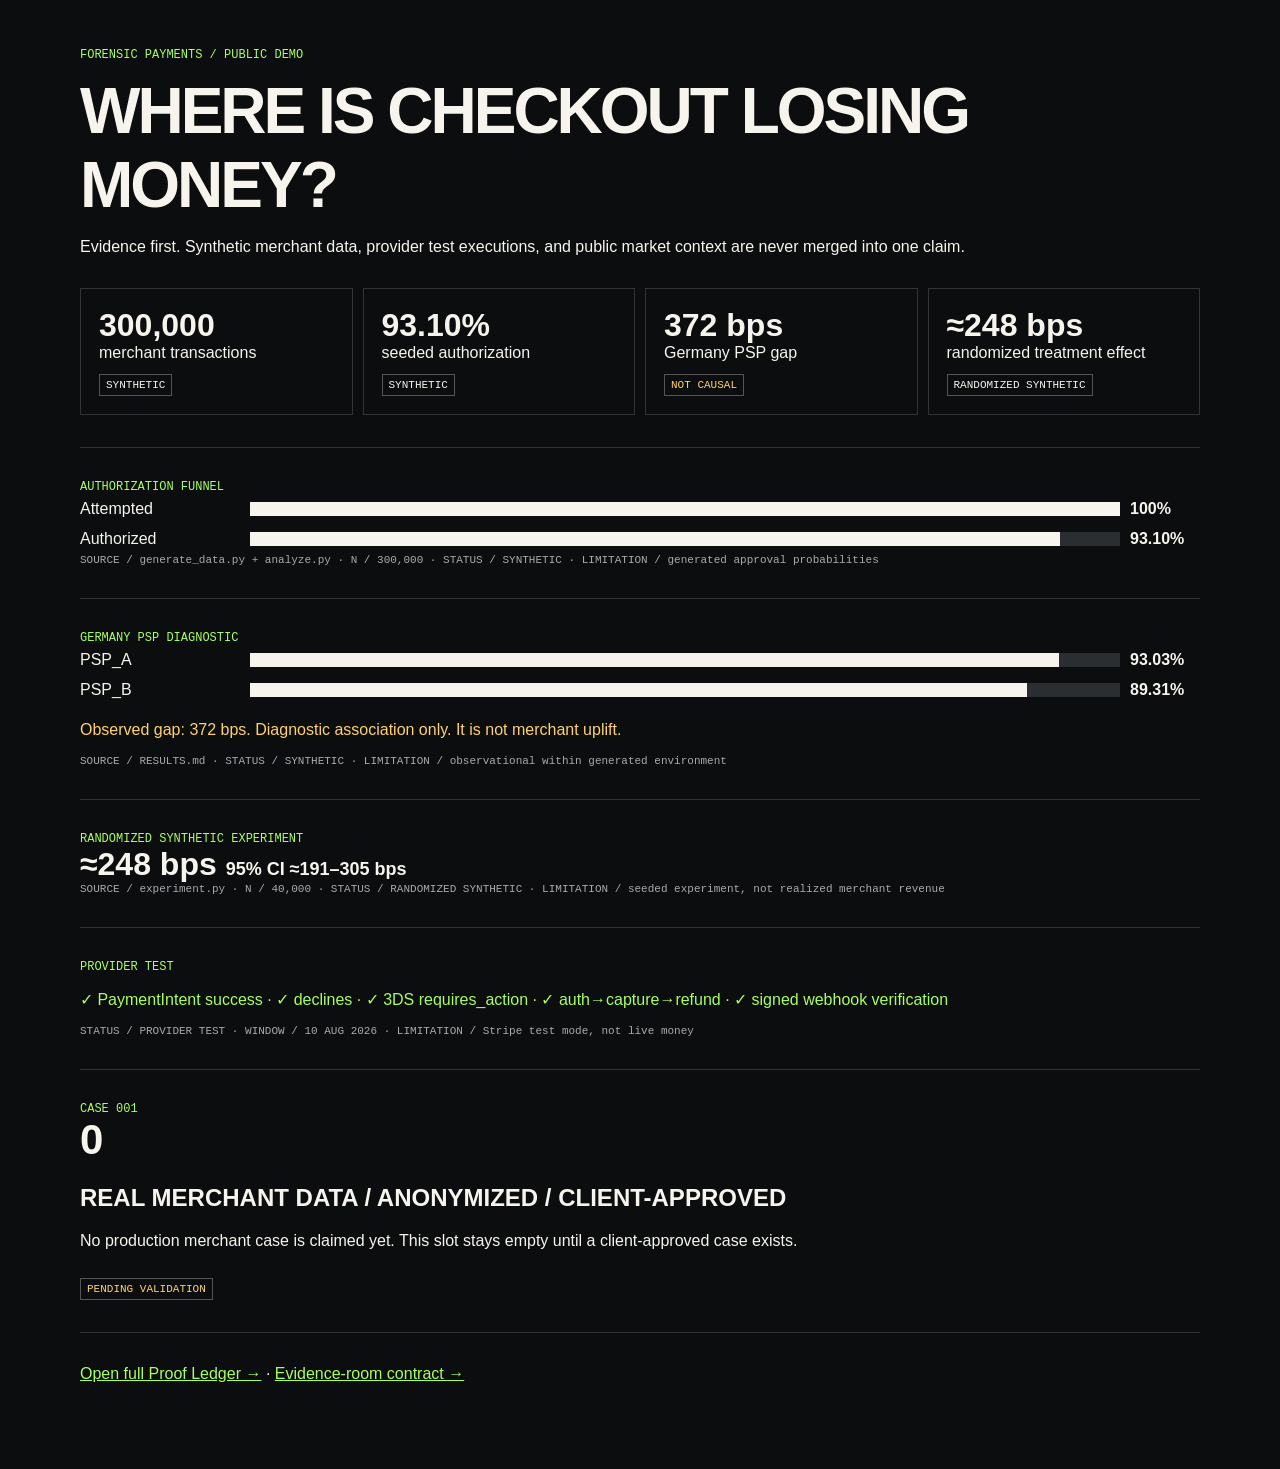
<file: web/index.html>
<!doctype html>
<html lang="en"><head><meta charset="utf-8"><meta name="viewport" content="width=device-width,initial-scale=1"><title>Checkout Evidence Lab</title><style>body{font-family:Arial,sans-serif;margin:0;background:#0c0d0e;color:#f6f4ed}main{max-width:1120px;margin:auto;padding:48px 24px}h1{font-size:64px;letter-spacing:-3px;margin:12px 0}.k{font:12px monospace;color:#a8ff60}.grid{display:grid;grid-template-columns:repeat(4,1fr);gap:10px;margin:32px 0}.card{border:1px solid #333;padding:18px}.n{font-size:32px;font-weight:700}.b{font:11px monospace;border:1px solid #555;padding:4px 6px;display:inline-block;margin-top:12px}.warn{color:#ffd36a}.ok{color:#a8ff60}.section{border-top:1px solid #333;padding:32px 0}.meta{font:11px monospace;color:#aaa}.bar{height:14px;background:#2b2e31;margin:8px 0}.fill{height:100%;background:#f6f4ed}.row{display:grid;grid-template-columns:160px 1fr 70px;gap:10px;align-items:center}.zero{font-size:42px;font-weight:700}@media(max-width:800px){.grid{grid-template-columns:1fr 1fr}h1{font-size:44px}.row{grid-template-columns:110px 1fr 55px}}</style></head><body><main><div class="k">FORENSIC PAYMENTS / PUBLIC DEMO</div><h1>WHERE IS CHECKOUT LOSING MONEY?</h1><p>Evidence first. Synthetic merchant data, provider test executions, and public market context are never merged into one claim.</p><div class="grid"><div class="card"><div class="n">300,000</div><div>merchant transactions</div><span class="b">SYNTHETIC</span></div><div class="card"><div class="n">93.10%</div><div>seeded authorization</div><span class="b">SYNTHETIC</span></div><div class="card"><div class="n">372 bps</div><div>Germany PSP gap</div><span class="b warn">NOT CAUSAL</span></div><div class="card"><div class="n">≈248 bps</div><div>randomized treatment effect</div><span class="b">RANDOMIZED SYNTHETIC</span></div></div><section class="section"><div class="k">AUTHORIZATION FUNNEL</div><div class="row"><span>Attempted</span><div class="bar"><div class="fill" style="width:100%"></div></div><b>100%</b></div><div class="row"><span>Authorized</span><div class="bar"><div class="fill" style="width:93.1%"></div></div><b>93.10%</b></div><div class="meta">SOURCE / generate_data.py + analyze.py · N / 300,000 · STATUS / SYNTHETIC · LIMITATION / generated approval probabilities</div></section><section class="section"><div class="k">GERMANY PSP DIAGNOSTIC</div><div class="row"><span>PSP_A</span><div class="bar"><div class="fill" style="width:93.03%"></div></div><b>93.03%</b></div><div class="row"><span>PSP_B</span><div class="bar"><div class="fill" style="width:89.31%"></div></div><b>89.31%</b></div><p class="warn">Observed gap: 372 bps. Diagnostic association only. It is not merchant uplift.</p><div class="meta">SOURCE / RESULTS.md · STATUS / SYNTHETIC · LIMITATION / observational within generated environment</div></section><section class="section"><div class="k">RANDOMIZED SYNTHETIC EXPERIMENT</div><div class="n">≈248 bps <span style="font-size:18px">95% CI ≈191–305 bps</span></div><div class="meta">SOURCE / experiment.py · N / 40,000 · STATUS / RANDOMIZED SYNTHETIC · LIMITATION / seeded experiment, not realized merchant revenue</div></section><section class="section"><div class="k">PROVIDER TEST</div><p class="ok">✓ PaymentIntent success · ✓ declines · ✓ 3DS requires_action · ✓ auth→capture→refund · ✓ signed webhook verification</p><div class="meta">STATUS / PROVIDER TEST · WINDOW / 10 AUG 2026 · LIMITATION / Stripe test mode, not live money</div></section><section class="section"><div class="k">CASE 001</div><div class="zero">0</div><h2>REAL MERCHANT DATA / ANONYMIZED / CLIENT-APPROVED</h2><p>No production merchant case is claimed yet. This slot stays empty until a client-approved case exists.</p><span class="b warn">PENDING VALIDATION</span></section><section class="section"><a href="../PROOF_LEDGER.md" style="color:#a8ff60">Open full Proof Ledger →</a> · <a href="../EVIDENCE_ROOM.md" style="color:#a8ff60">Evidence-room contract →</a></section></main></body></html>
</file>
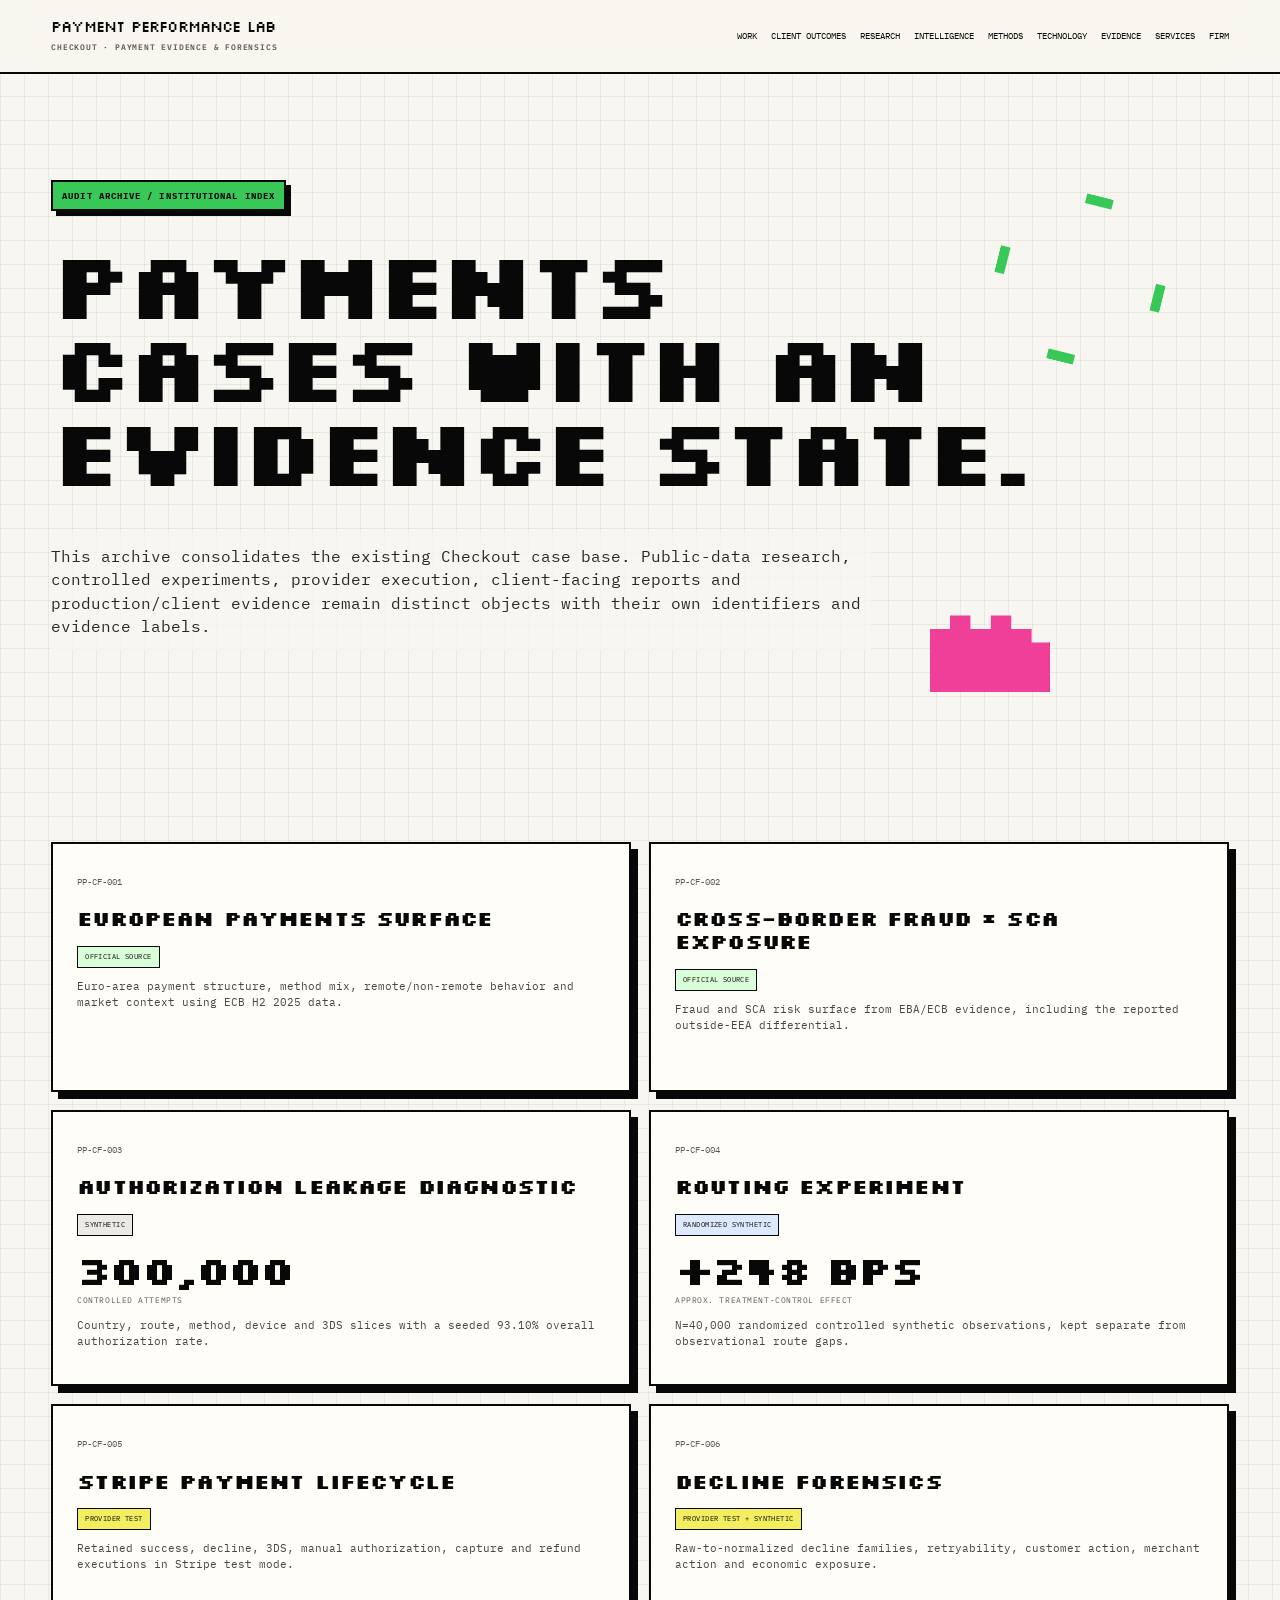
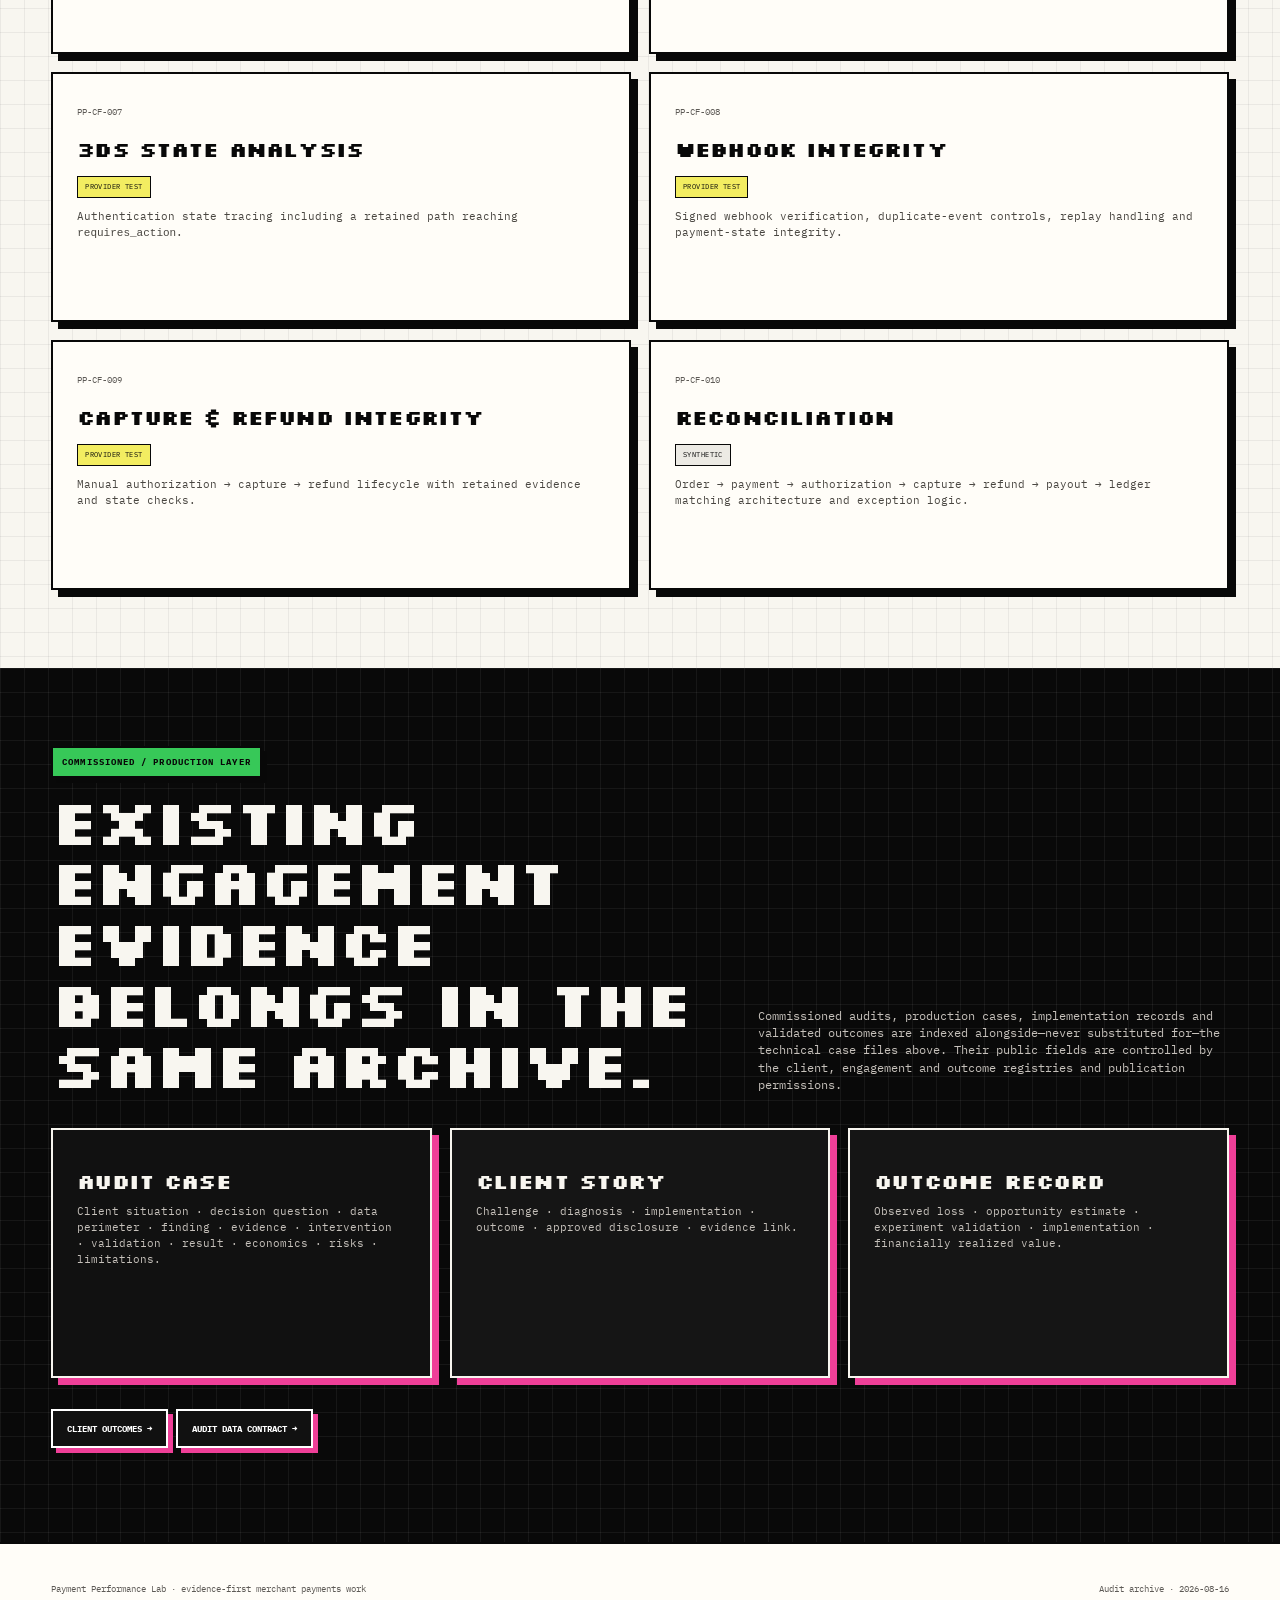
<file: audits.html>
<!doctype html><html lang="en"><head><meta charset="utf-8"><meta name="viewport" content="width=device-width,initial-scale=1"><title>Audit Archive — Payment Performance Lab</title><link rel="stylesheet" href="assets/site.css"></head><body><header class="top"><div class="shell"><a class="brand" href="index.html">PAYMENT PERFORMANCE LAB<small>CHECKOUT · PAYMENT EVIDENCE & FORENSICS</small></a><nav class="nav"><a href="audits.html">Work</a><a href="outcomes.html">Client Outcomes</a><a href="research.html">Research</a><a href="intelligence.html">Intelligence</a><a href="methods.html">Methods</a><a href="technology.html">Technology</a><a href="evidence.html">Evidence</a><a href="services.html">Services</a><a href="firm.html">Firm</a></nav></div></header><main><section class="hero shell"><div class="eyebrow">Audit archive / institutional index</div><h1>Payments cases with an evidence state.</h1><p>This archive consolidates the existing Checkout case base. Public-data research, controlled experiments, provider execution, client-facing reports and production/client evidence remain distinct objects with their own identifiers and evidence labels.</p></section><section class="section"><div class="shell"><div class="grid2"><article class="card"><span class="case-id">PP-CF-001</span><h3>European Payments Surface</h3><span class="tag official">OFFICIAL SOURCE</span><p>Euro-area payment structure, method mix, remote/non-remote behavior and market context using ECB H2 2025 data.</p></article><article class="card"><span class="case-id">PP-CF-002</span><h3>Cross-Border Fraud × SCA Exposure</h3><span class="tag official">OFFICIAL SOURCE</span><p>Fraud and SCA risk surface from EBA/ECB evidence, including the reported outside-EEA differential.</p></article><article class="card"><span class="case-id">PP-CF-003</span><h3>Authorization Leakage Diagnostic</h3><span class="tag synthetic">SYNTHETIC</span><div class="metric">300,000</div><div class="meta">controlled attempts</div><p>Country, route, method, device and 3DS slices with a seeded 93.10% overall authorization rate.</p></article><article class="card"><span class="case-id">PP-CF-004</span><h3>Routing Experiment</h3><span class="tag randomized">RANDOMIZED SYNTHETIC</span><div class="metric">+248 bps</div><div class="meta">approx. treatment-control effect</div><p>N=40,000 randomized controlled synthetic observations, kept separate from observational route gaps.</p></article><article class="card"><span class="case-id">PP-CF-005</span><h3>Stripe Payment Lifecycle</h3><span class="tag provider">PROVIDER TEST</span><p>Retained success, decline, 3DS, manual authorization, capture and refund executions in Stripe test mode.</p></article><article class="card"><span class="case-id">PP-CF-006</span><h3>Decline Forensics</h3><span class="tag provider">PROVIDER TEST + SYNTHETIC</span><p>Raw-to-normalized decline families, retryability, customer action, merchant action and economic exposure.</p></article><article class="card"><span class="case-id">PP-CF-007</span><h3>3DS State Analysis</h3><span class="tag provider">PROVIDER TEST</span><p>Authentication state tracing including a retained path reaching <code>requires_action</code>.</p></article><article class="card"><span class="case-id">PP-CF-008</span><h3>Webhook Integrity</h3><span class="tag provider">PROVIDER TEST</span><p>Signed webhook verification, duplicate-event controls, replay handling and payment-state integrity.</p></article><article class="card"><span class="case-id">PP-CF-009</span><h3>Capture & Refund Integrity</h3><span class="tag provider">PROVIDER TEST</span><p>Manual authorization → capture → refund lifecycle with retained evidence and state checks.</p></article><article class="card"><span class="case-id">PP-CF-010</span><h3>Reconciliation</h3><span class="tag synthetic">SYNTHETIC</span><p>Order → payment → authorization → capture → refund → payout → ledger matching architecture and exception logic.</p></article></div></div></section><section class="section dark"><div class="shell"><div class="section-head"><div><div class="eyebrow">Commissioned / production layer</div><h2>Existing engagement evidence belongs in the same archive.</h2></div><p>Commissioned audits, production cases, implementation records and validated outcomes are indexed alongside—never substituted for—the technical case files above. Their public fields are controlled by the client, engagement and outcome registries and publication permissions.</p></div><div class="grid3"><article class="card"><h3>Audit case</h3><p>Client situation · decision question · data perimeter · finding · evidence · intervention · validation · result · economics · risks · limitations.</p></article><article class="card"><h3>Client story</h3><p>Challenge · diagnosis · implementation · outcome · approved disclosure · evidence link.</p></article><article class="card"><h3>Outcome record</h3><p>Observed loss · opportunity estimate · experiment validation · implementation · financially realized value.</p></article></div><p style="margin-top:24px"><a class="button" style="border-color:white;color:white" href="outcomes.html">Client outcomes →</a><a class="button" style="border-color:white;color:white" href="PRODUCTION_AUDIT_INTAKE.md">Audit data contract →</a></p></div></section></main><footer class="footer"><div class="shell"><span>Payment Performance Lab · evidence-first merchant payments work</span><span>Audit archive · 2026-08-16</span></div></footer></body></html>
</file>
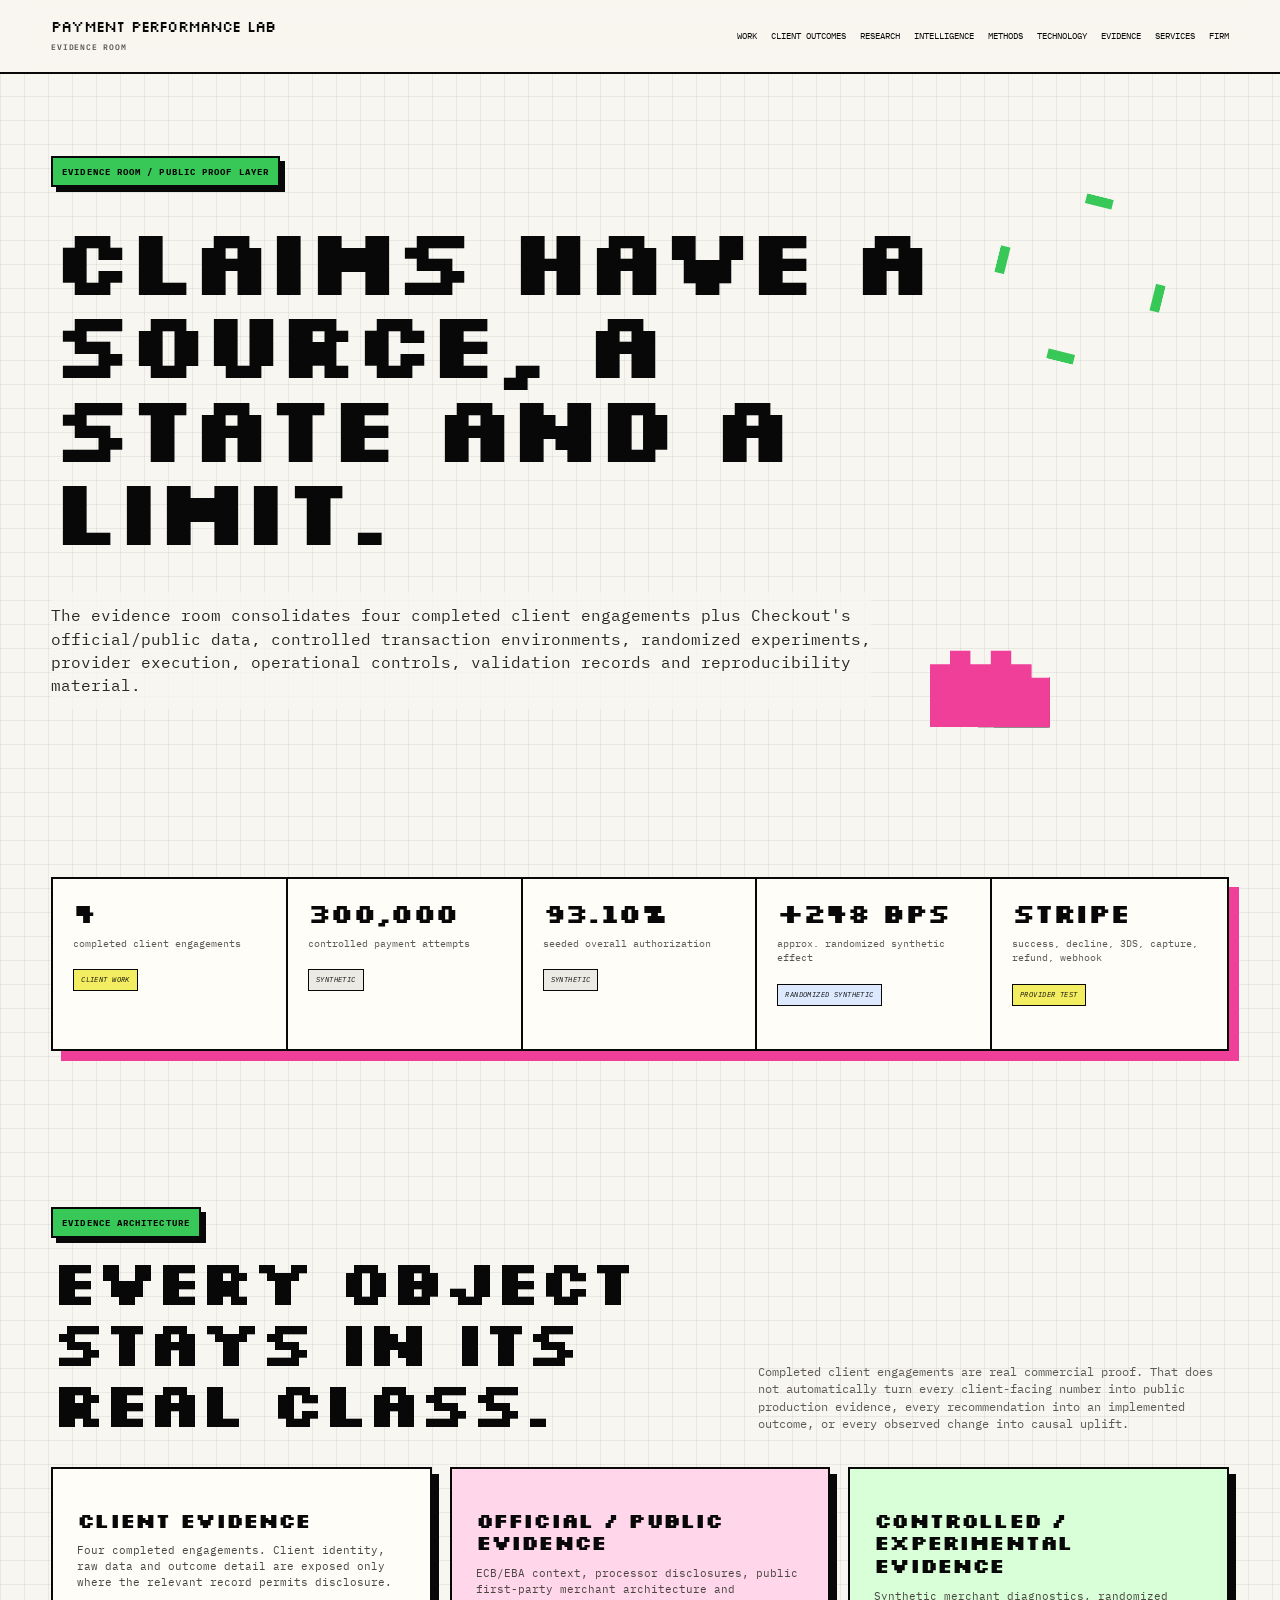
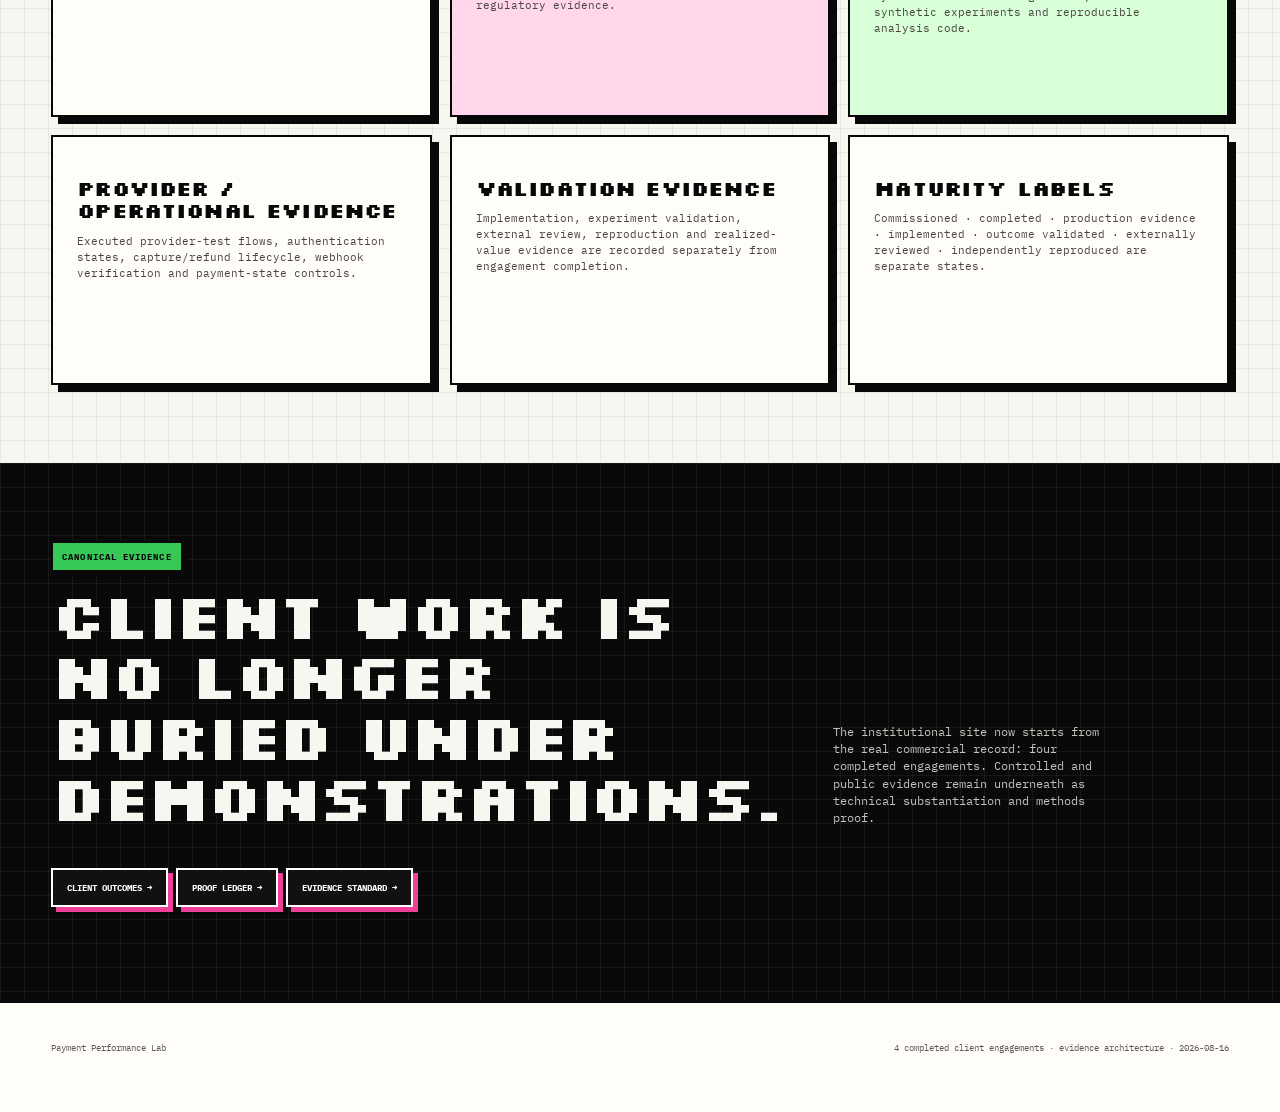
<file: evidence.html>
<!doctype html><html lang="en"><head><meta charset="utf-8"><meta name="viewport" content="width=device-width,initial-scale=1"><title>Evidence — Payment Performance Lab</title><link rel="stylesheet" href="assets/site.css"></head><body><header class="top"><div class="shell"><a class="brand" href="index.html">PAYMENT PERFORMANCE LAB<small>EVIDENCE ROOM</small></a><nav class="nav"><a href="audits.html">Work</a><a href="outcomes.html">Client Outcomes</a><a href="research.html">Research</a><a href="intelligence.html">Intelligence</a><a href="methods.html">Methods</a><a href="technology.html">Technology</a><a href="evidence.html">Evidence</a><a href="services.html">Services</a><a href="firm.html">Firm</a></nav></div></header><main><section class="hero shell"><div class="eyebrow">Evidence room / public proof layer</div><h1>Claims have a source, a state and a limit.</h1><p>The evidence room consolidates four completed client engagements plus Checkout's official/public data, controlled transaction environments, randomized experiments, provider execution, operational controls, validation records and reproducibility material.</p></section><section class="section"><div class="shell"><div class="score"><article><strong>4</strong><span>completed client engagements</span><i class="tag provider">CLIENT WORK</i></article><article><strong>300,000</strong><span>controlled payment attempts</span><i class="tag synthetic">SYNTHETIC</i></article><article><strong>93.10%</strong><span>seeded overall authorization</span><i class="tag synthetic">SYNTHETIC</i></article><article><strong>+248 bps</strong><span>approx. randomized synthetic effect</span><i class="tag randomized">RANDOMIZED SYNTHETIC</i></article><article><strong>Stripe</strong><span>success, decline, 3DS, capture, refund, webhook</span><i class="tag provider">PROVIDER TEST</i></article></div></div></section><section class="section"><div class="shell"><div class="section-head"><div><div class="eyebrow">Evidence architecture</div><h2>Every object stays in its real class.</h2></div><p>Completed client engagements are real commercial proof. That does not automatically turn every client-facing number into public production evidence, every recommendation into an implemented outcome, or every observed change into causal uplift.</p></div><div class="grid3"><article class="card"><h3>Client evidence</h3><p>Four completed engagements. Client identity, raw data and outcome detail are exposed only where the relevant record permits disclosure.</p></article><article class="card"><h3>Official / public evidence</h3><p>ECB/EBA context, processor disclosures, public first-party merchant architecture and regulatory evidence.</p></article><article class="card"><h3>Controlled / experimental evidence</h3><p>Synthetic merchant diagnostics, randomized synthetic experiments and reproducible analysis code.</p></article><article class="card"><h3>Provider / operational evidence</h3><p>Executed provider-test flows, authentication states, capture/refund lifecycle, webhook verification and payment-state controls.</p></article><article class="card"><h3>Validation evidence</h3><p>Implementation, experiment validation, external review, reproduction and realized-value evidence are recorded separately from engagement completion.</p></article><article class="card"><h3>Maturity labels</h3><p>Commissioned · completed · production evidence · implemented · outcome validated · externally reviewed · independently reproduced are separate states.</p></article></div></div></section><section class="section dark"><div class="shell"><div class="section-head"><div><div class="eyebrow">Canonical evidence</div><h2>Client work is no longer buried under demonstrations.</h2></div><p>The institutional site now starts from the real commercial record: four completed engagements. Controlled and public evidence remain underneath as technical substantiation and methods proof.</p></div><p><a class="button" style="border-color:white;color:white" href="outcomes.html">Client outcomes →</a><a class="button" style="border-color:white;color:white" href="PROOF_LEDGER.md">Proof Ledger →</a><a class="button" style="border-color:white;color:white" href="institution/EVIDENCE_STANDARD.md">Evidence Standard →</a></p></div></section></main><footer class="footer"><div class="shell"><span>Payment Performance Lab</span><span>4 completed client engagements · evidence architecture · 2026-08-16</span></div></footer></body></html>
</file>
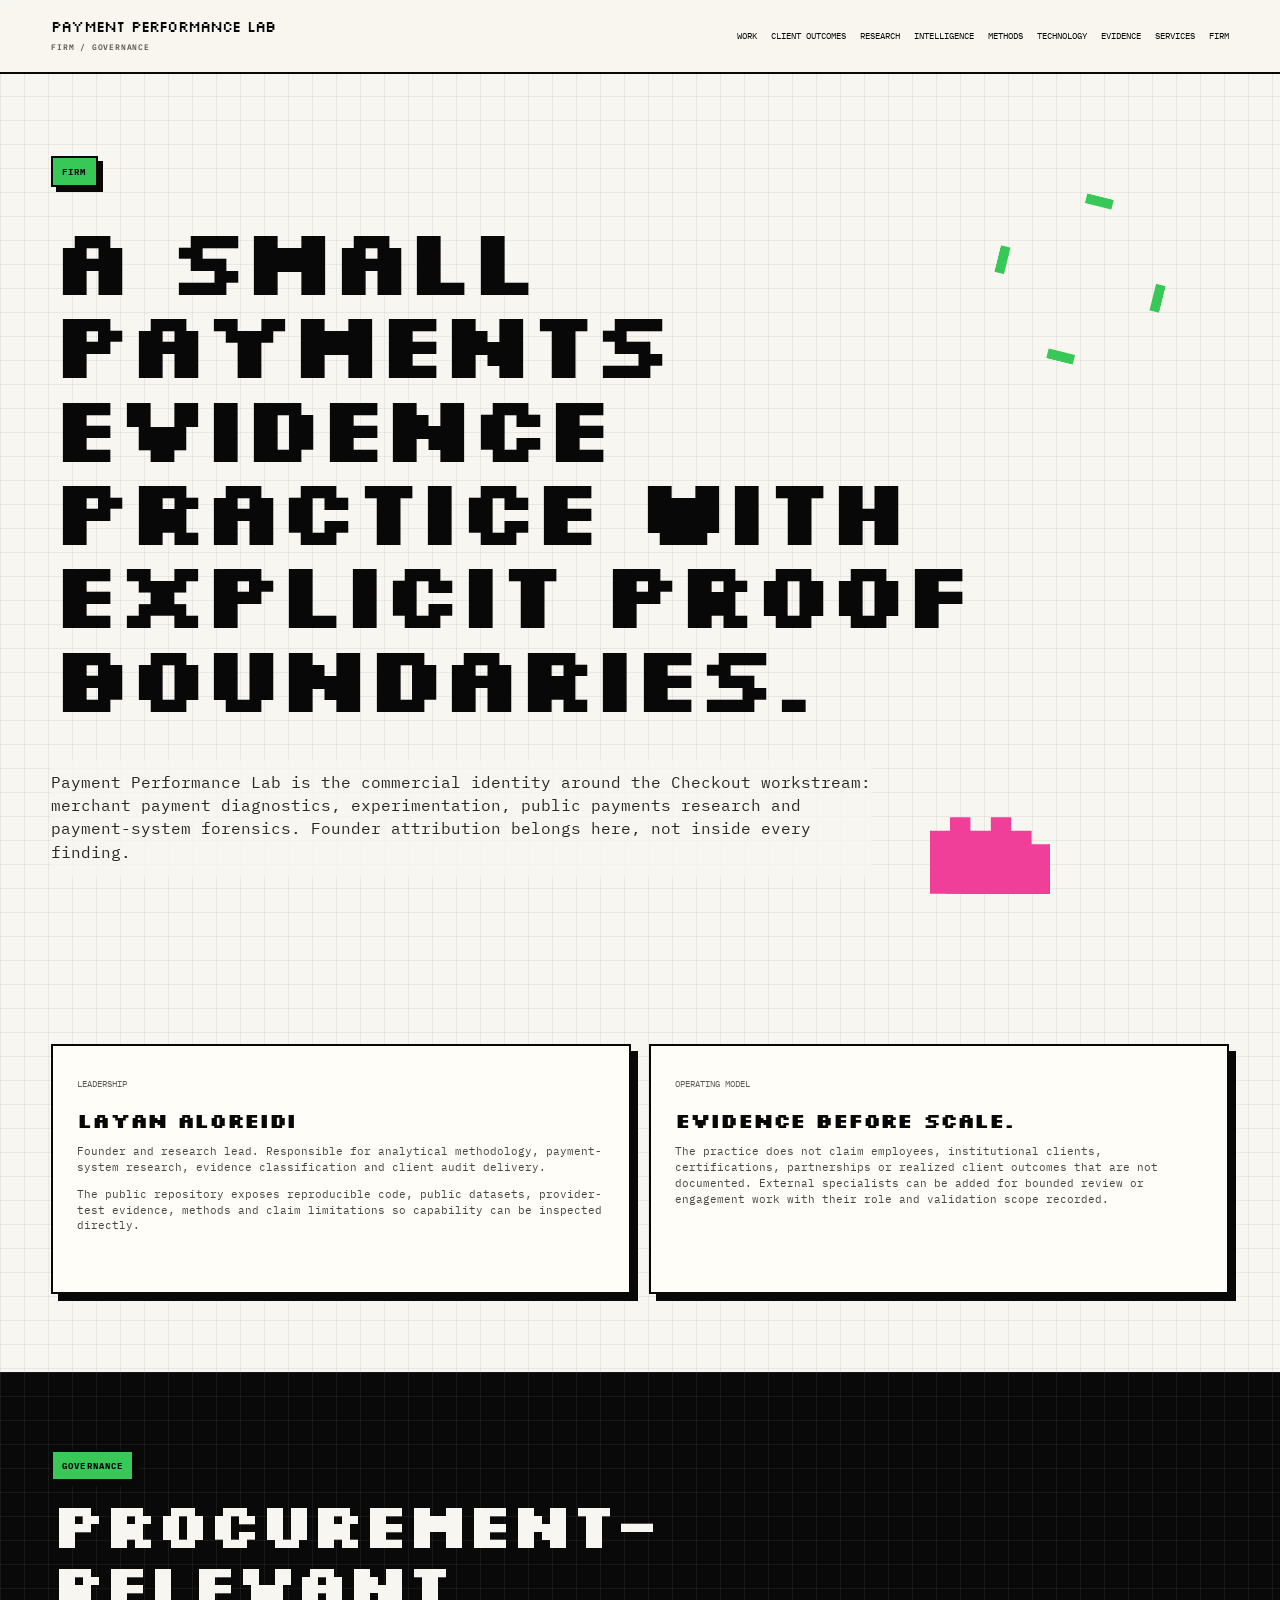
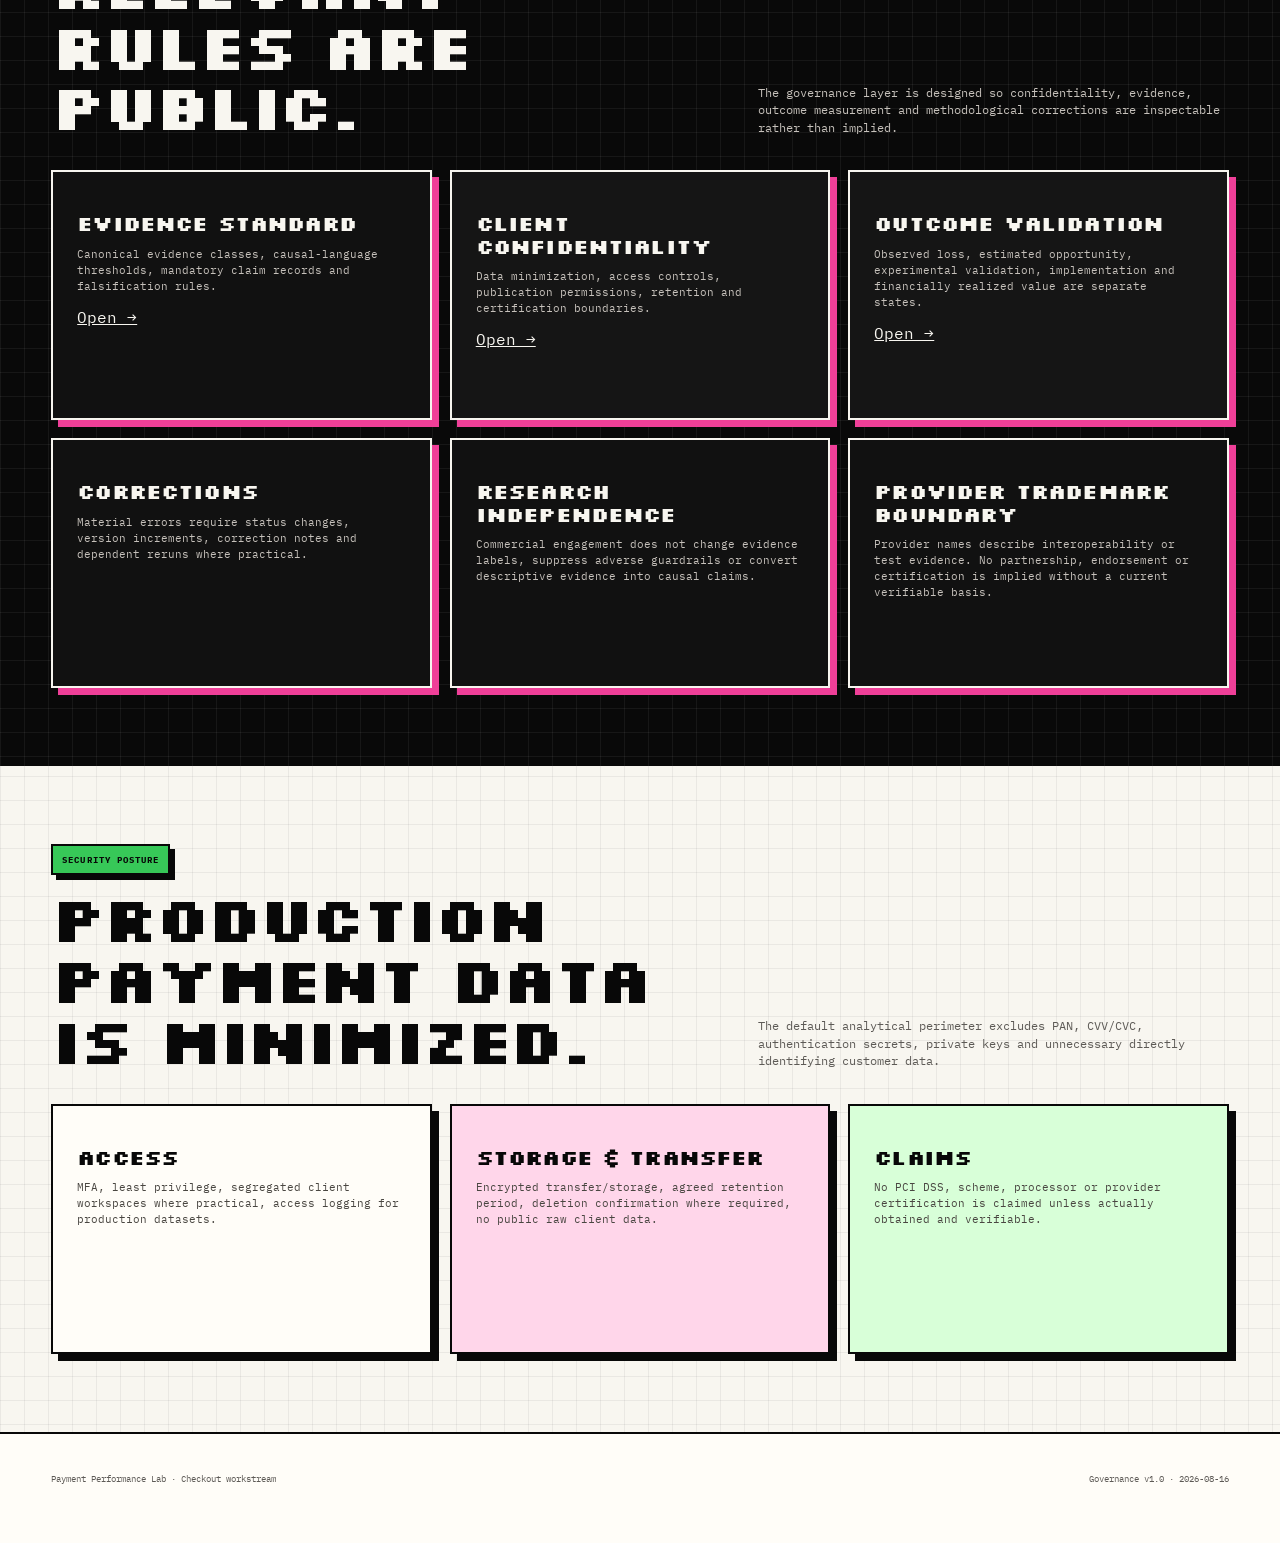
<file: firm.html>
<!doctype html><html lang="en"><head><meta charset="utf-8"><meta name="viewport" content="width=device-width,initial-scale=1"><title>Firm — Payment Performance Lab</title><link rel="stylesheet" href="assets/site.css"></head><body><header class="top"><div class="shell"><a class="brand" href="index.html">PAYMENT PERFORMANCE LAB<small>FIRM / GOVERNANCE</small></a><nav class="nav"><a href="audits.html">Work</a><a href="outcomes.html">Client Outcomes</a><a href="research.html">Research</a><a href="intelligence.html">Intelligence</a><a href="methods.html">Methods</a><a href="technology.html">Technology</a><a href="evidence.html">Evidence</a><a href="services.html">Services</a><a href="firm.html">Firm</a></nav></div></header><main><section class="hero shell"><div class="eyebrow">Firm</div><h1>A small payments evidence practice with explicit proof boundaries.</h1><p>Payment Performance Lab is the commercial identity around the Checkout workstream: merchant payment diagnostics, experimentation, public payments research and payment-system forensics. Founder attribution belongs here, not inside every finding.</p></section><section class="section"><div class="shell"><div class="grid2"><article class="card"><span class="case-id">LEADERSHIP</span><h3>Layan Aloreidi</h3><p>Founder and research lead. Responsible for analytical methodology, payment-system research, evidence classification and client audit delivery.</p><p>The public repository exposes reproducible code, public datasets, provider-test evidence, methods and claim limitations so capability can be inspected directly.</p></article><article class="card"><span class="case-id">OPERATING MODEL</span><h3>Evidence before scale.</h3><p>The practice does not claim employees, institutional clients, certifications, partnerships or realized client outcomes that are not documented. External specialists can be added for bounded review or engagement work with their role and validation scope recorded.</p></article></div></div></section><section class="section dark"><div class="shell"><div class="section-head"><div><div class="eyebrow">Governance</div><h2>Procurement-relevant rules are public.</h2></div><p>The governance layer is designed so confidentiality, evidence, outcome measurement and methodological corrections are inspectable rather than implied.</p></div><div class="grid3"><article class="card"><h3>Evidence Standard</h3><p>Canonical evidence classes, causal-language thresholds, mandatory claim records and falsification rules.</p><a href="institution/EVIDENCE_STANDARD.md">Open →</a></article><article class="card"><h3>Client Confidentiality</h3><p>Data minimization, access controls, publication permissions, retention and certification boundaries.</p><a href="institution/SECURITY_CONFIDENTIALITY.md">Open →</a></article><article class="card"><h3>Outcome Validation</h3><p>Observed loss, estimated opportunity, experimental validation, implementation and financially realized value are separate states.</p><a href="institution/OUTCOME_VALIDATION.md">Open →</a></article><article class="card"><h3>Corrections</h3><p>Material errors require status changes, version increments, correction notes and dependent reruns where practical.</p></article><article class="card"><h3>Research Independence</h3><p>Commercial engagement does not change evidence labels, suppress adverse guardrails or convert descriptive evidence into causal claims.</p></article><article class="card"><h3>Provider Trademark Boundary</h3><p>Provider names describe interoperability or test evidence. No partnership, endorsement or certification is implied without a current verifiable basis.</p></article></div></div></section><section class="section"><div class="shell"><div class="section-head"><div><div class="eyebrow">Security posture</div><h2>Production payment data is minimized.</h2></div><p>The default analytical perimeter excludes PAN, CVV/CVC, authentication secrets, private keys and unnecessary directly identifying customer data.</p></div><div class="grid3"><article class="card"><h3>Access</h3><p>MFA, least privilege, segregated client workspaces where practical, access logging for production datasets.</p></article><article class="card"><h3>Storage & transfer</h3><p>Encrypted transfer/storage, agreed retention period, deletion confirmation where required, no public raw client data.</p></article><article class="card"><h3>Claims</h3><p>No PCI DSS, scheme, processor or provider certification is claimed unless actually obtained and verifiable.</p></article></div></div></section></main><footer class="footer"><div class="shell"><span>Payment Performance Lab · Checkout workstream</span><span>Governance v1.0 · 2026-08-16</span></div></footer></body></html>
</file>
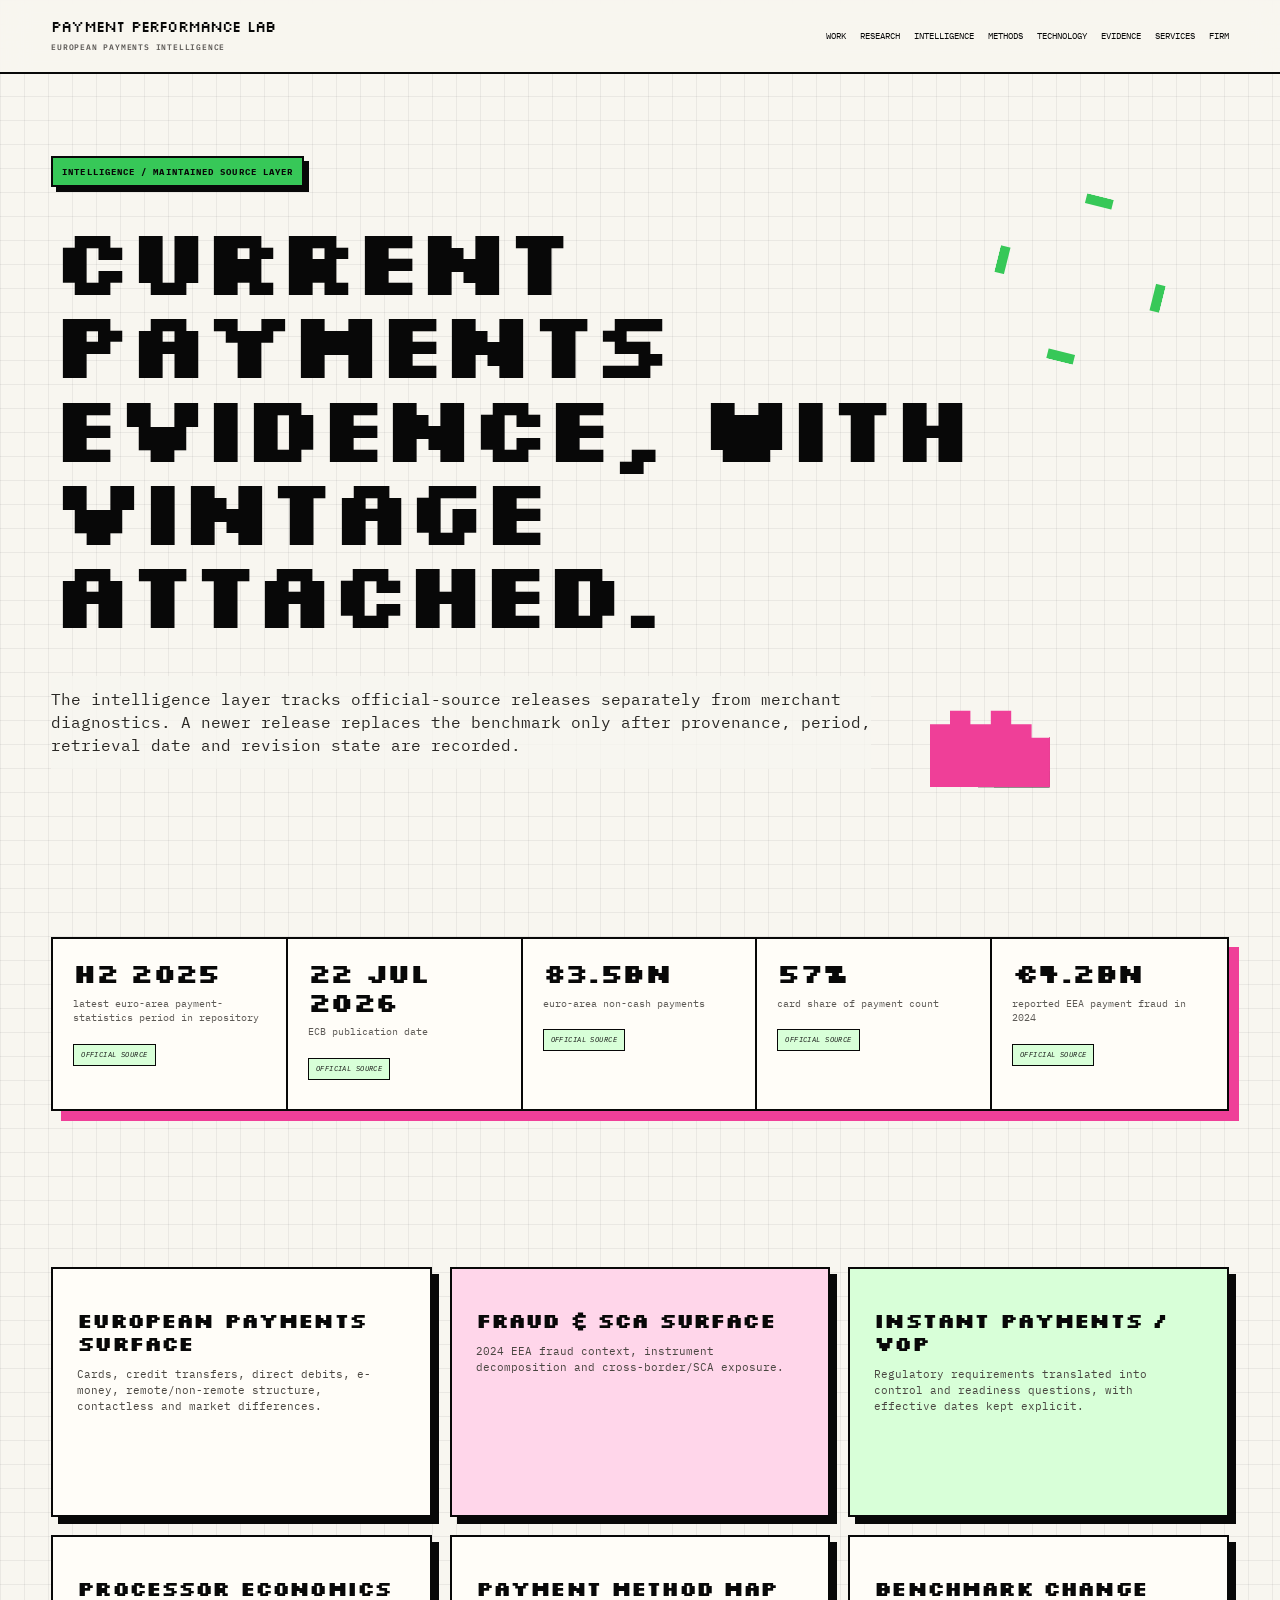
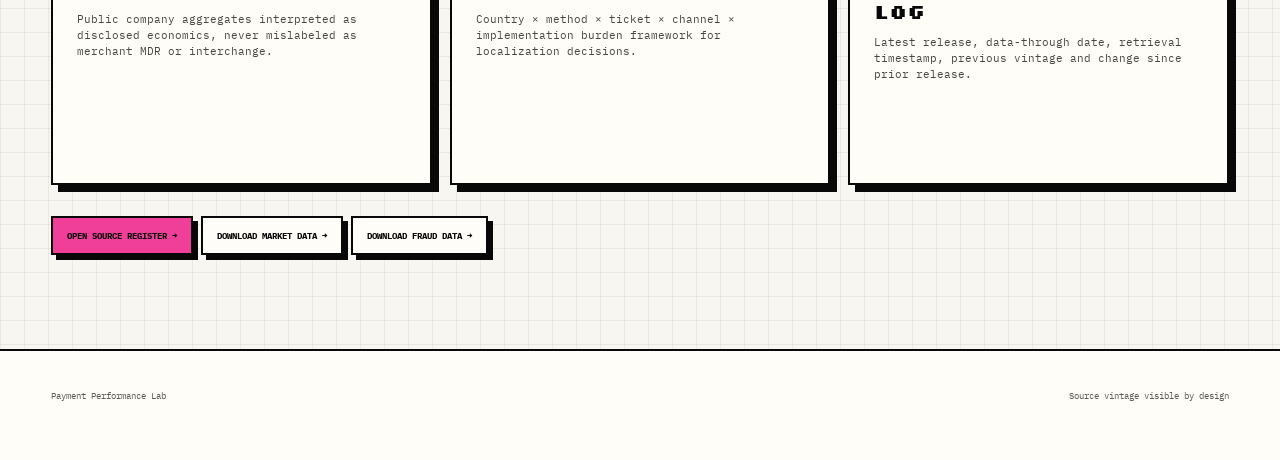
<file: intelligence.html>
<!doctype html><html lang="en"><head><meta charset="utf-8"><meta name="viewport" content="width=device-width,initial-scale=1"><title>Intelligence — Payment Performance Lab</title><link rel="stylesheet" href="assets/site.css"></head><body><header class="top"><div class="shell"><a class="brand" href="index.html">PAYMENT PERFORMANCE LAB<small>EUROPEAN PAYMENTS INTELLIGENCE</small></a><nav class="nav"><a href="audits.html">Work</a><a href="research.html">Research</a><a href="intelligence.html">Intelligence</a><a href="methods.html">Methods</a><a href="technology.html">Technology</a><a href="evidence.html">Evidence</a><a href="services.html">Services</a><a href="firm.html">Firm</a></nav></div></header><main><section class="hero shell"><div class="eyebrow">Intelligence / maintained source layer</div><h1>Current payments evidence, with vintage attached.</h1><p>The intelligence layer tracks official-source releases separately from merchant diagnostics. A newer release replaces the benchmark only after provenance, period, retrieval date and revision state are recorded.</p></section><section class="section"><div class="shell"><div class="score"><article><strong>H2 2025</strong><span>latest euro-area payment-statistics period in repository</span><i class="tag official">OFFICIAL SOURCE</i></article><article><strong>22 Jul 2026</strong><span>ECB publication date</span><i class="tag official">OFFICIAL SOURCE</i></article><article><strong>83.5bn</strong><span>euro-area non-cash payments</span><i class="tag official">OFFICIAL SOURCE</i></article><article><strong>57%</strong><span>card share of payment count</span><i class="tag official">OFFICIAL SOURCE</i></article><article><strong>€4.2bn</strong><span>reported EEA payment fraud in 2024</span><i class="tag official">OFFICIAL SOURCE</i></article></div></div></section><section class="section"><div class="shell"><div class="grid3"><article class="card"><h3>European Payments Surface</h3><p>Cards, credit transfers, direct debits, e-money, remote/non-remote structure, contactless and market differences.</p></article><article class="card"><h3>Fraud & SCA Surface</h3><p>2024 EEA fraud context, instrument decomposition and cross-border/SCA exposure.</p></article><article class="card"><h3>Instant Payments / VoP</h3><p>Regulatory requirements translated into control and readiness questions, with effective dates kept explicit.</p></article><article class="card"><h3>Processor Economics</h3><p>Public company aggregates interpreted as disclosed economics, never mislabeled as merchant MDR or interchange.</p></article><article class="card"><h3>Payment Method Map</h3><p>Country × method × ticket × channel × implementation burden framework for localization decisions.</p></article><article class="card"><h3>Benchmark Change Log</h3><p>Latest release, data-through date, retrieval timestamp, previous vintage and change since prior release.</p></article></div><p style="margin-top:24px"><a class="button dark" href="ECB_MARKET_CONTEXT.md">Open source register →</a><a class="button" href="data/public/eu_payments_market_benchmark_h2_2025.csv">Download market data →</a><a class="button" href="data/public/eu_payments_fraud_benchmark_2024.csv">Download fraud data →</a></p></div></section></main><footer class="footer"><div class="shell"><span>Payment Performance Lab</span><span>Source vintage visible by design</span></div></footer></body></html>
</file>
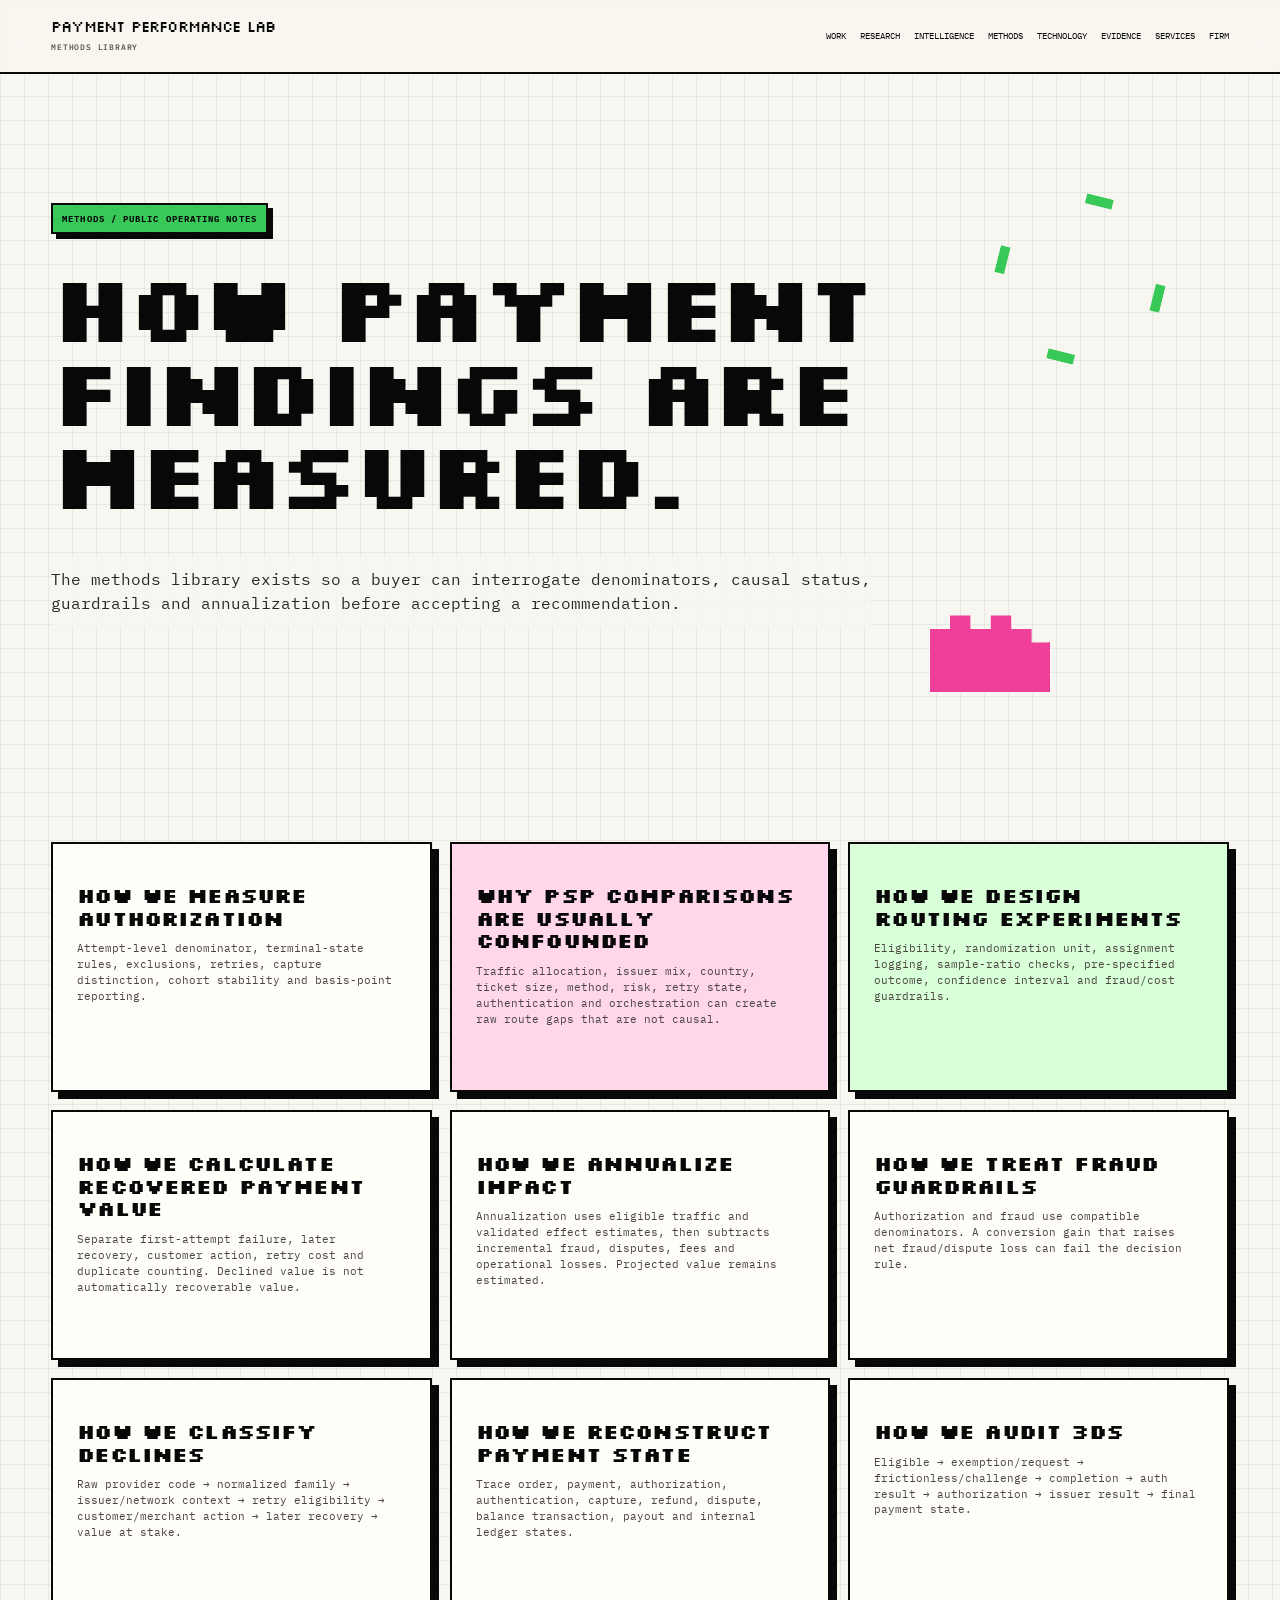
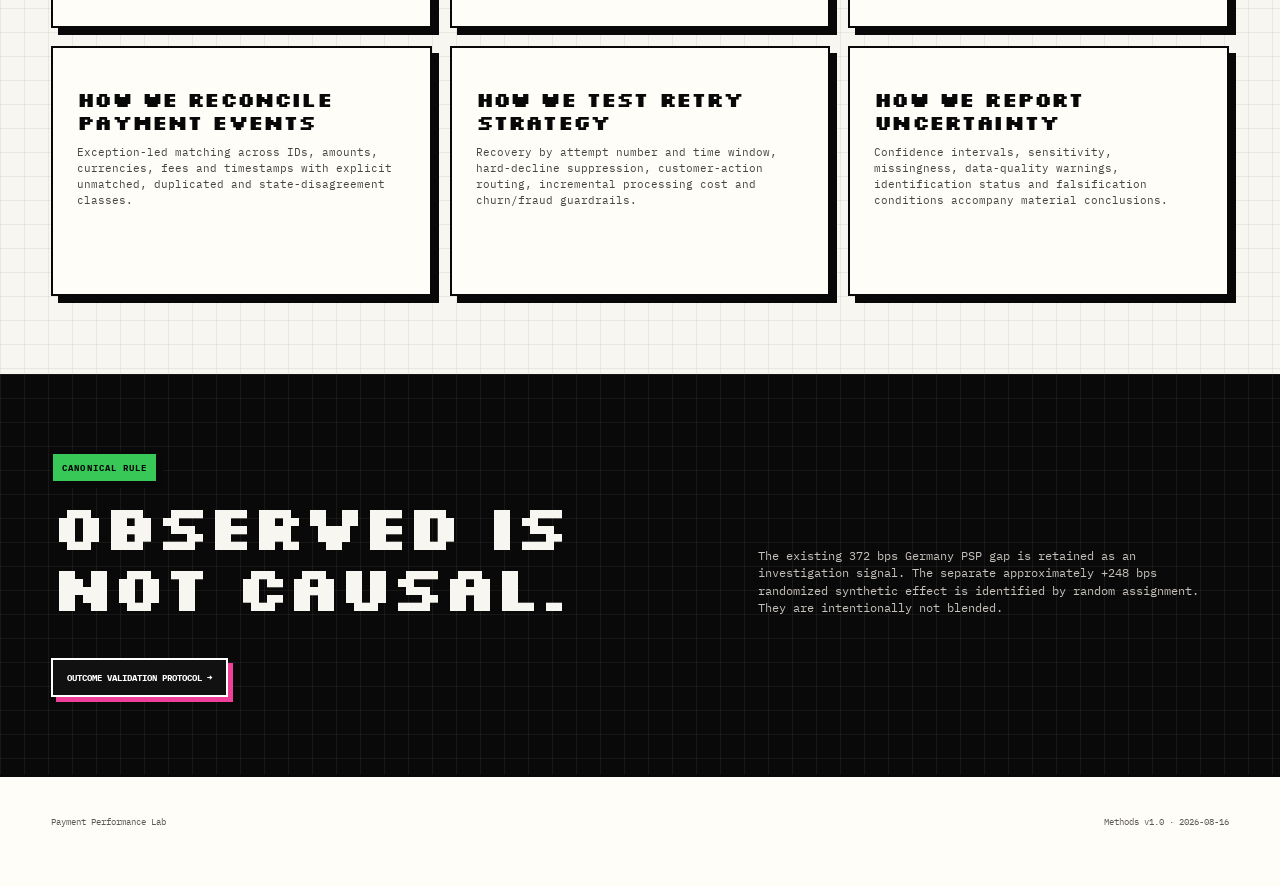
<file: methods.html>
<!doctype html><html lang="en"><head><meta charset="utf-8"><meta name="viewport" content="width=device-width,initial-scale=1"><title>Methods — Payment Performance Lab</title><link rel="stylesheet" href="assets/site.css"></head><body><header class="top"><div class="shell"><a class="brand" href="index.html">PAYMENT PERFORMANCE LAB<small>METHODS LIBRARY</small></a><nav class="nav"><a href="audits.html">Work</a><a href="research.html">Research</a><a href="intelligence.html">Intelligence</a><a href="methods.html">Methods</a><a href="technology.html">Technology</a><a href="evidence.html">Evidence</a><a href="services.html">Services</a><a href="firm.html">Firm</a></nav></div></header><main><section class="hero shell"><div class="eyebrow">Methods / public operating notes</div><h1>How payment findings are measured.</h1><p>The methods library exists so a buyer can interrogate denominators, causal status, guardrails and annualization before accepting a recommendation.</p></section><section class="section"><div class="shell"><div class="grid3"><article class="card"><h3>How We Measure Authorization</h3><p>Attempt-level denominator, terminal-state rules, exclusions, retries, capture distinction, cohort stability and basis-point reporting.</p></article><article class="card"><h3>Why PSP Comparisons Are Usually Confounded</h3><p>Traffic allocation, issuer mix, country, ticket size, method, risk, retry state, authentication and orchestration can create raw route gaps that are not causal.</p></article><article class="card"><h3>How We Design Routing Experiments</h3><p>Eligibility, randomization unit, assignment logging, sample-ratio checks, pre-specified outcome, confidence interval and fraud/cost guardrails.</p></article><article class="card"><h3>How We Calculate Recovered Payment Value</h3><p>Separate first-attempt failure, later recovery, customer action, retry cost and duplicate counting. Declined value is not automatically recoverable value.</p></article><article class="card"><h3>How We Annualize Impact</h3><p>Annualization uses eligible traffic and validated effect estimates, then subtracts incremental fraud, disputes, fees and operational losses. Projected value remains estimated.</p></article><article class="card"><h3>How We Treat Fraud Guardrails</h3><p>Authorization and fraud use compatible denominators. A conversion gain that raises net fraud/dispute loss can fail the decision rule.</p></article><article class="card"><h3>How We Classify Declines</h3><p>Raw provider code → normalized family → issuer/network context → retry eligibility → customer/merchant action → later recovery → value at stake.</p></article><article class="card"><h3>How We Reconstruct Payment State</h3><p>Trace order, payment, authorization, authentication, capture, refund, dispute, balance transaction, payout and internal ledger states.</p></article><article class="card"><h3>How We Audit 3DS</h3><p>Eligible → exemption/request → frictionless/challenge → completion → auth result → authorization → issuer result → final payment state.</p></article><article class="card"><h3>How We Reconcile Payment Events</h3><p>Exception-led matching across IDs, amounts, currencies, fees and timestamps with explicit unmatched, duplicated and state-disagreement classes.</p></article><article class="card"><h3>How We Test Retry Strategy</h3><p>Recovery by attempt number and time window, hard-decline suppression, customer-action routing, incremental processing cost and churn/fraud guardrails.</p></article><article class="card"><h3>How We Report Uncertainty</h3><p>Confidence intervals, sensitivity, missingness, data-quality warnings, identification status and falsification conditions accompany material conclusions.</p></article></div></div></section><section class="section dark"><div class="shell"><div class="section-head"><div><div class="eyebrow">Canonical rule</div><h2>Observed is not causal.</h2></div><p>The existing 372 bps Germany PSP gap is retained as an investigation signal. The separate approximately +248 bps randomized synthetic effect is identified by random assignment. They are intentionally not blended.</p></div><a class="button" style="border-color:white;color:white" href="institution/OUTCOME_VALIDATION.md">Outcome validation protocol →</a></div></section></main><footer class="footer"><div class="shell"><span>Payment Performance Lab</span><span>Methods v1.0 · 2026-08-16</span></div></footer></body></html>
</file>
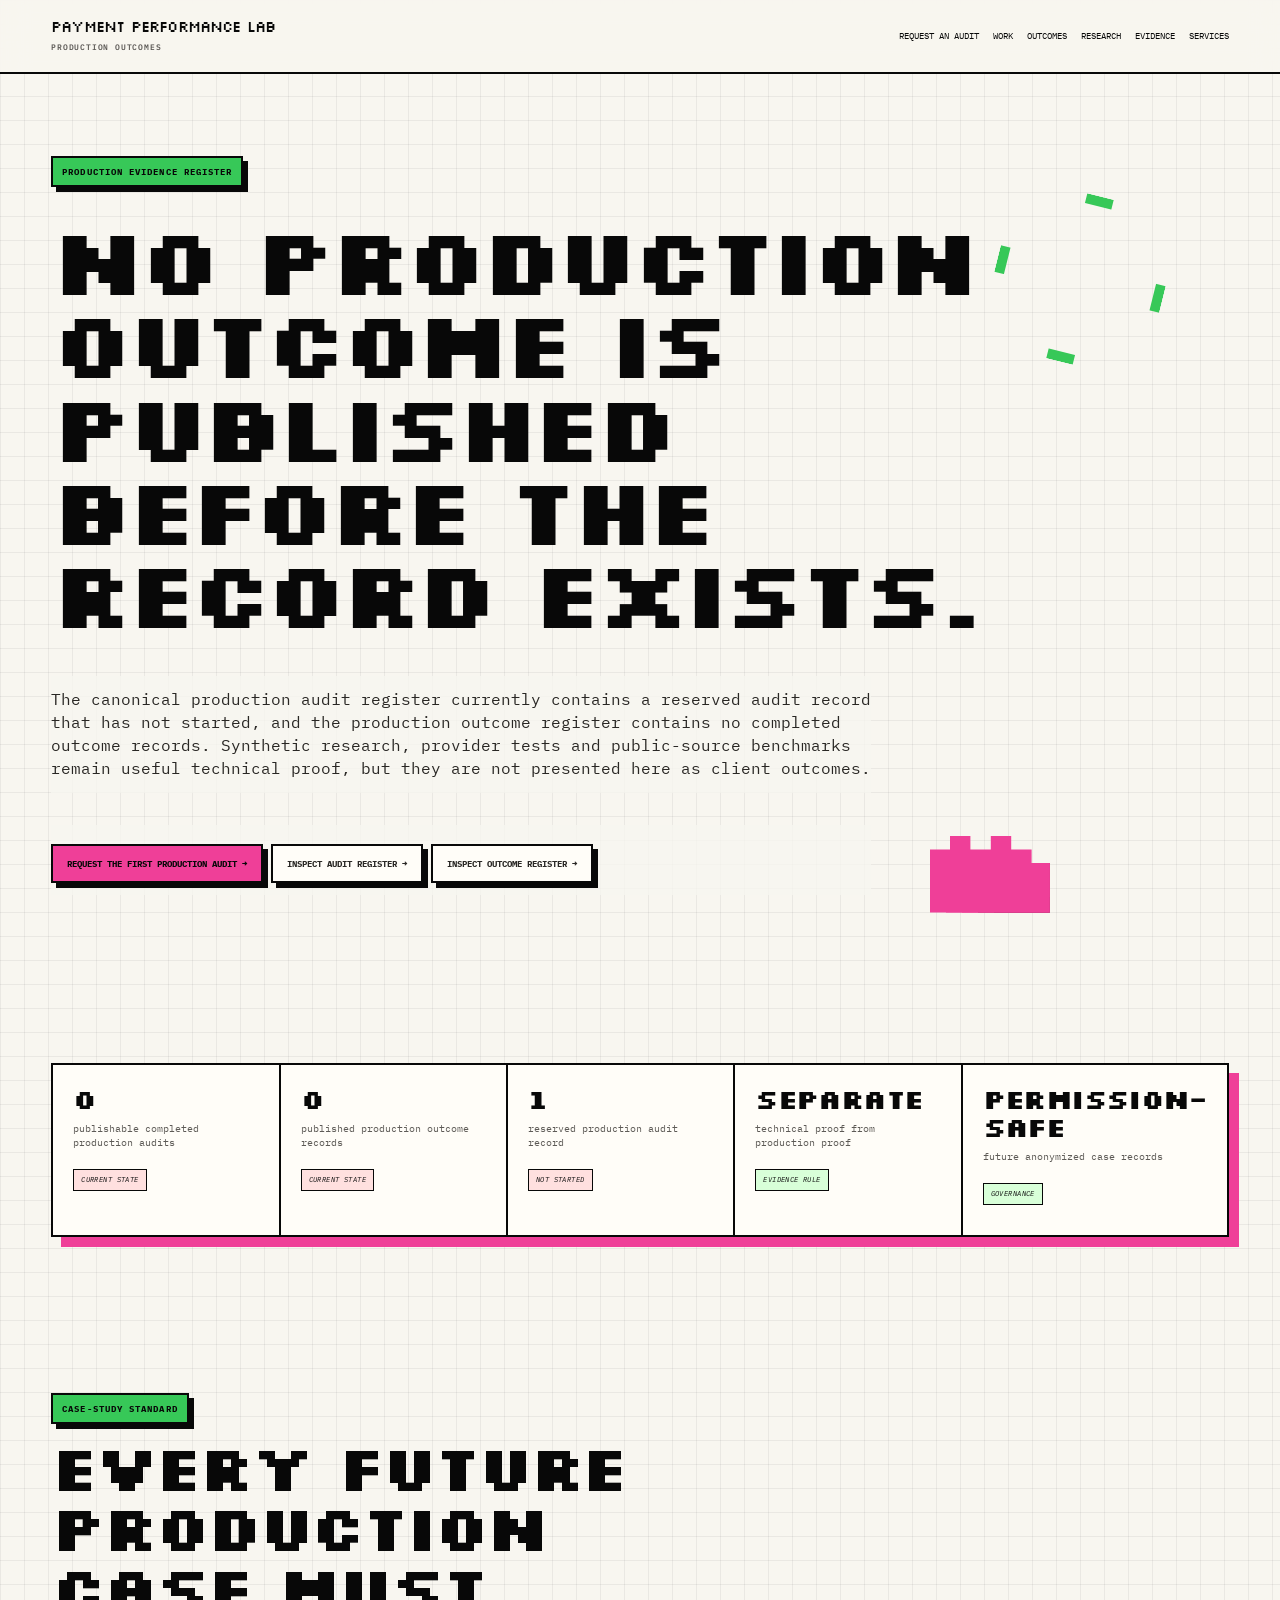
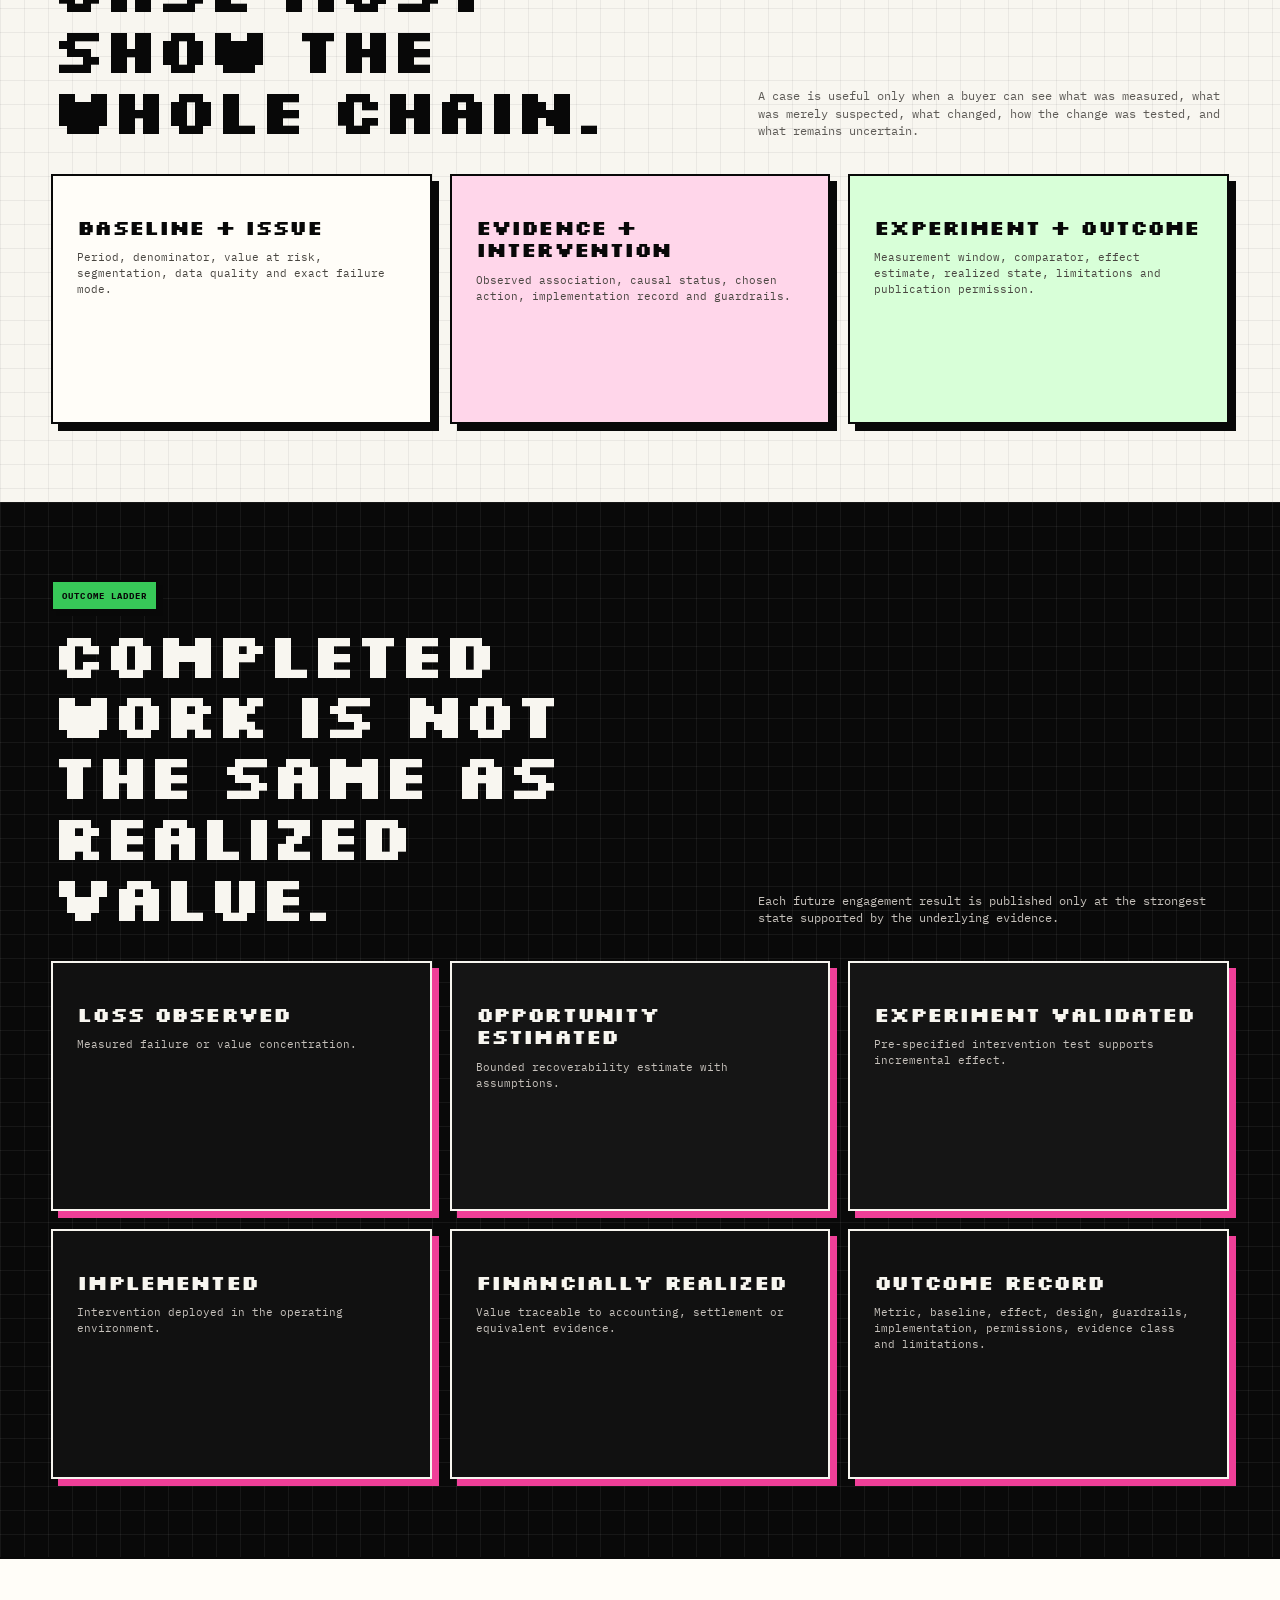
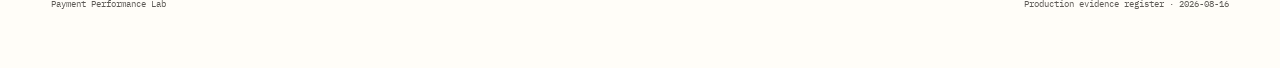
<file: outcomes.html>
<!doctype html><html lang="en"><head><meta charset="utf-8"><meta name="viewport" content="width=device-width,initial-scale=1"><title>Production Outcomes — Payment Performance Lab</title><link rel="stylesheet" href="assets/site.css"></head><body><header class="top"><div class="shell"><a class="brand" href="index.html">PAYMENT PERFORMANCE LAB<small>PRODUCTION OUTCOMES</small></a><nav class="nav"><a href="request-audit.html">Request an audit</a><a href="audits.html">Work</a><a href="outcomes.html">Outcomes</a><a href="research.html">Research</a><a href="evidence.html">Evidence</a><a href="services.html">Services</a></nav></div></header><main><section class="hero shell"><div class="eyebrow">Production evidence register</div><h1>No production outcome is published before the record exists.</h1><p>The canonical production audit register currently contains a reserved audit record that has not started, and the production outcome register contains no completed outcome records. Synthetic research, provider tests and public-source benchmarks remain useful technical proof, but they are not presented here as client outcomes.</p><p><a class="button dark" href="request-audit.html">Request the first production audit →</a><a class="button" href="data/audits.json">Inspect audit register →</a><a class="button" href="data/outcomes.json">Inspect outcome register →</a></p></section><section class="section"><div class="shell"><div class="score"><article><strong>0</strong><span>publishable completed production audits</span><i class="tag pending">CURRENT STATE</i></article><article><strong>0</strong><span>published production outcome records</span><i class="tag pending">CURRENT STATE</i></article><article><strong>1</strong><span>reserved production audit record</span><i class="tag pending">NOT STARTED</i></article><article><strong>Separate</strong><span>technical proof from production proof</span><i class="tag official">EVIDENCE RULE</i></article><article><strong>Permission-safe</strong><span>future anonymized case records</span><i class="tag official">GOVERNANCE</i></article></div></div></section><section class="section"><div class="shell"><div class="section-head"><div><div class="eyebrow">Case-study standard</div><h2>Every future production case must show the whole chain.</h2></div><p>A case is useful only when a buyer can see what was measured, what was merely suspected, what changed, how the change was tested, and what remains uncertain.</p></div><div class="grid3"><article class="card"><h3>BASELINE + ISSUE</h3><p>Period, denominator, value at risk, segmentation, data quality and exact failure mode.</p></article><article class="card"><h3>EVIDENCE + INTERVENTION</h3><p>Observed association, causal status, chosen action, implementation record and guardrails.</p></article><article class="card"><h3>EXPERIMENT + OUTCOME</h3><p>Measurement window, comparator, effect estimate, realized state, limitations and publication permission.</p></article></div></div></section><section class="section dark"><div class="shell"><div class="section-head"><div><div class="eyebrow">Outcome ladder</div><h2>Completed work is not the same as realized value.</h2></div><p>Each future engagement result is published only at the strongest state supported by the underlying evidence.</p></div><div class="grid3"><article class="card"><h3>LOSS OBSERVED</h3><p>Measured failure or value concentration.</p></article><article class="card"><h3>OPPORTUNITY ESTIMATED</h3><p>Bounded recoverability estimate with assumptions.</p></article><article class="card"><h3>EXPERIMENT VALIDATED</h3><p>Pre-specified intervention test supports incremental effect.</p></article><article class="card"><h3>IMPLEMENTED</h3><p>Intervention deployed in the operating environment.</p></article><article class="card"><h3>FINANCIALLY REALIZED</h3><p>Value traceable to accounting, settlement or equivalent evidence.</p></article><article class="card"><h3>OUTCOME RECORD</h3><p>Metric, baseline, effect, design, guardrails, implementation, permissions, evidence class and limitations.</p></article></div></div></section></main><footer class="footer"><div class="shell"><span>Payment Performance Lab</span><span>Production evidence register · 2026-08-16</span></div></footer></body></html>
</file>
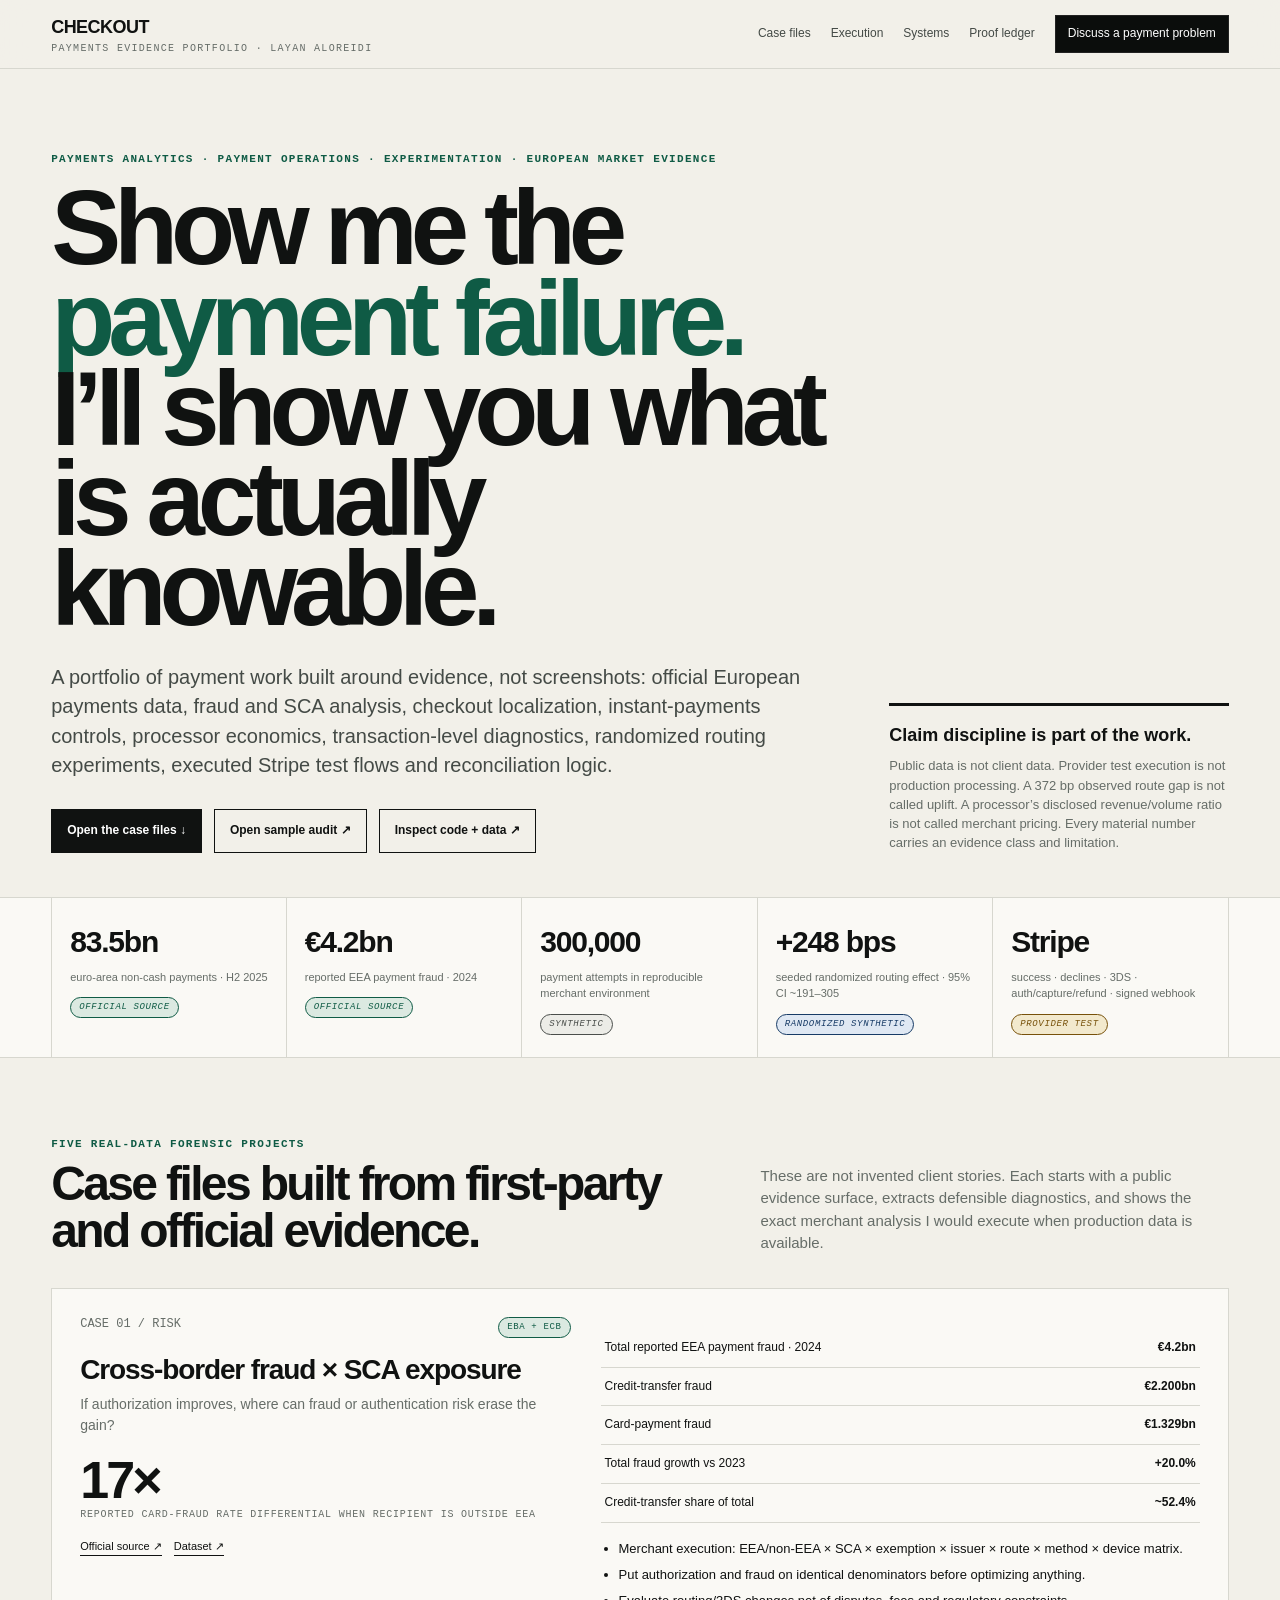
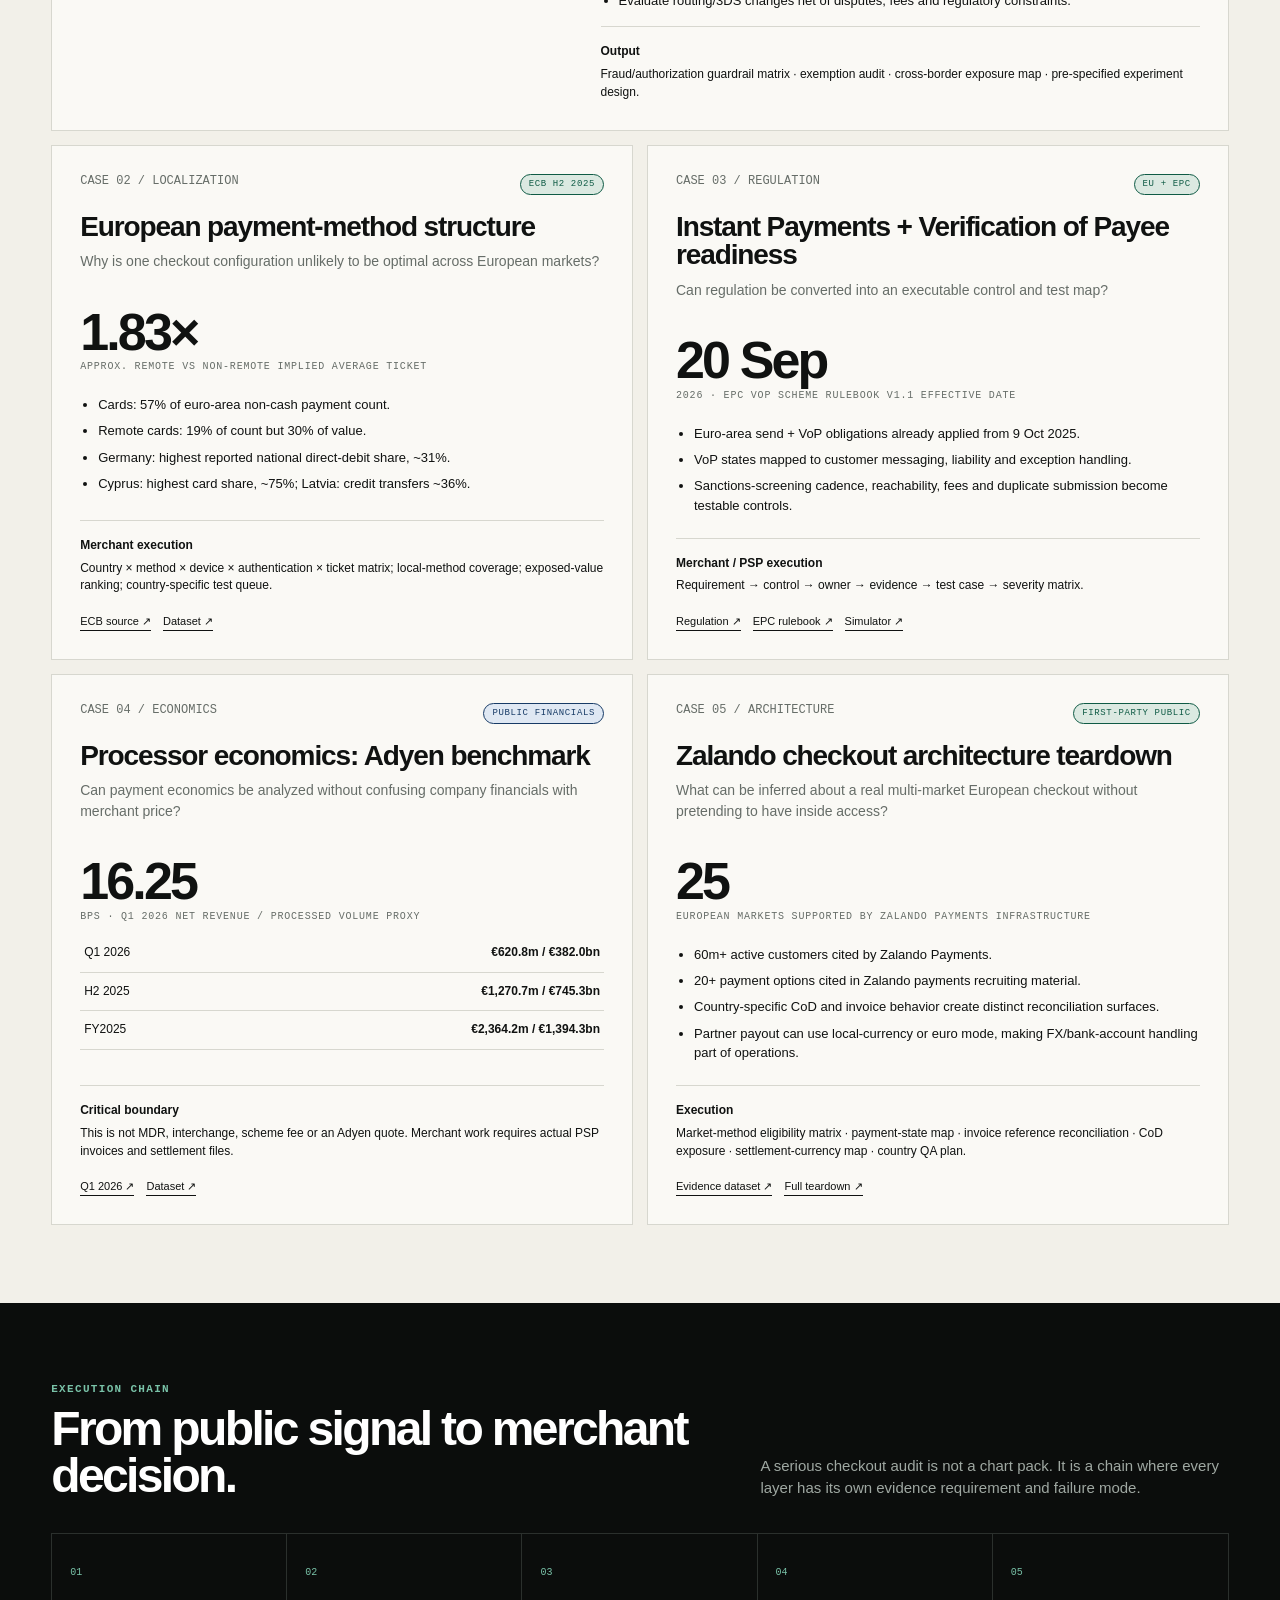
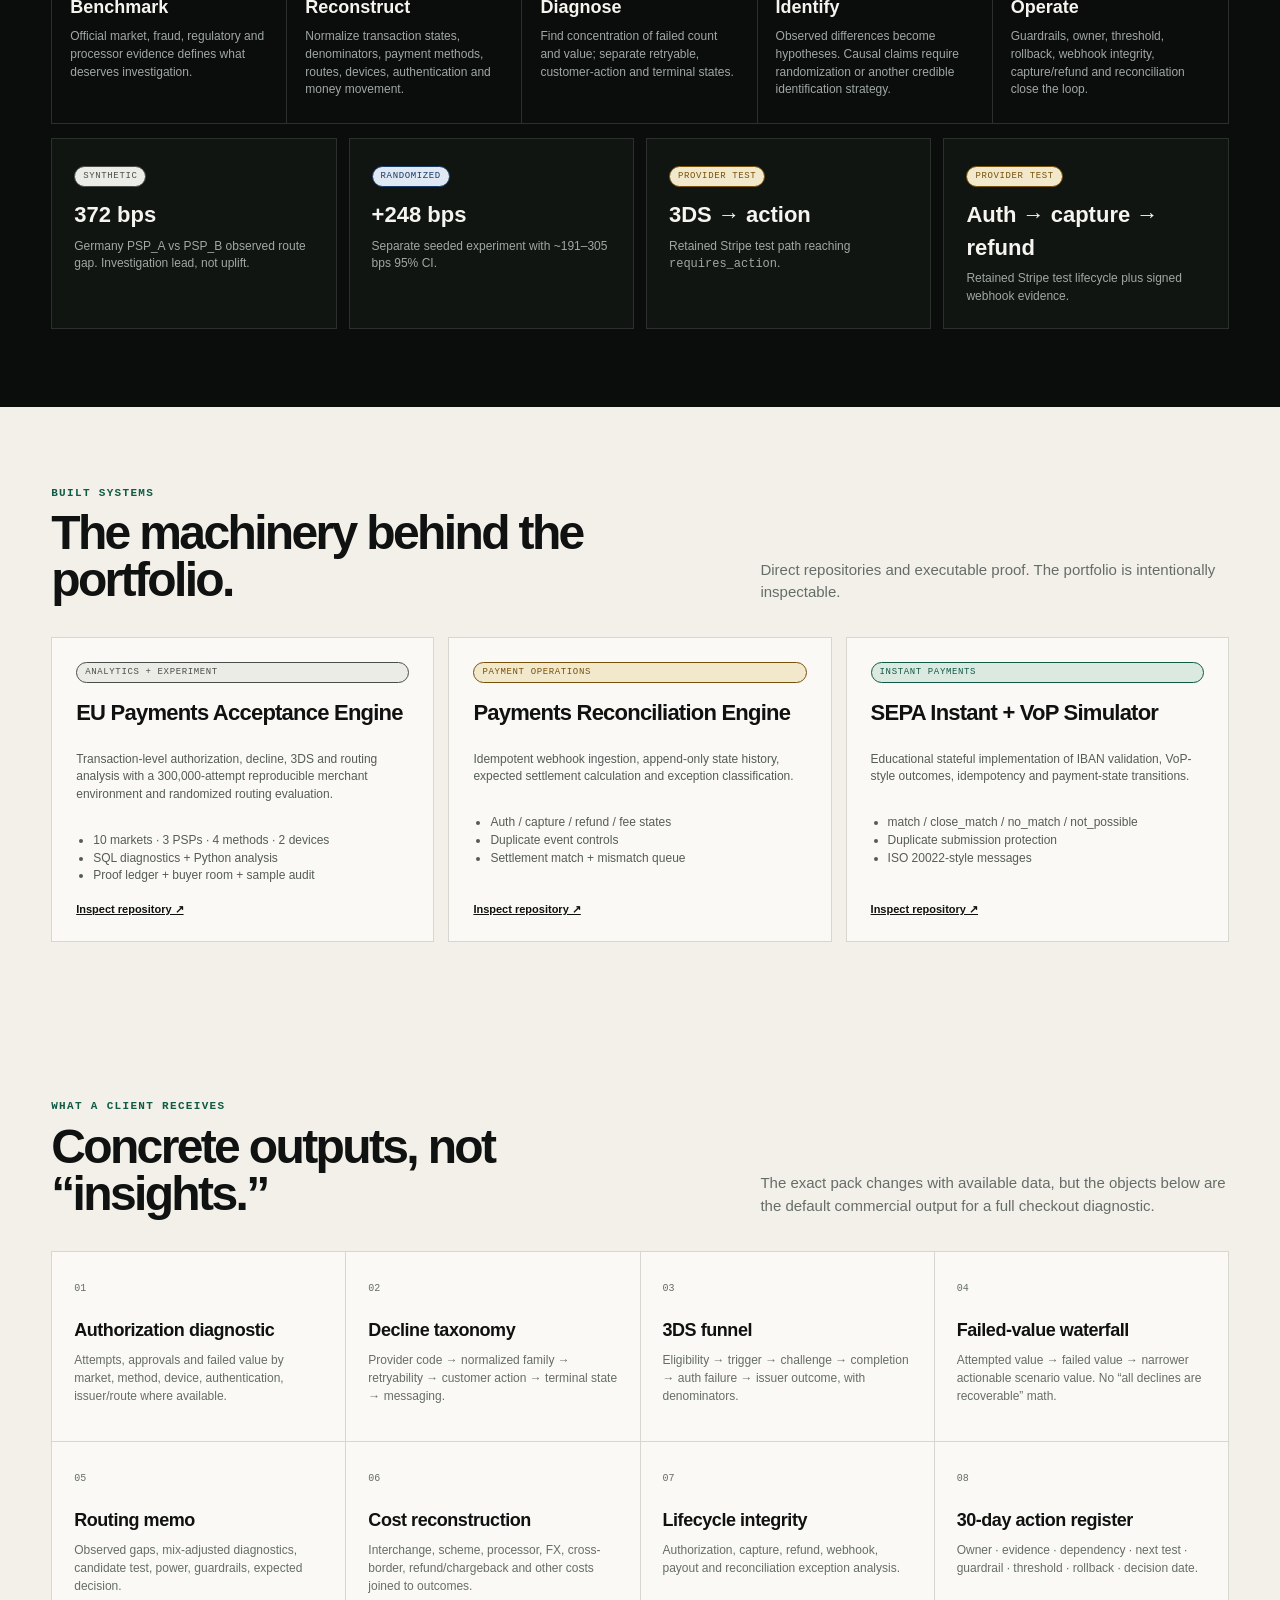
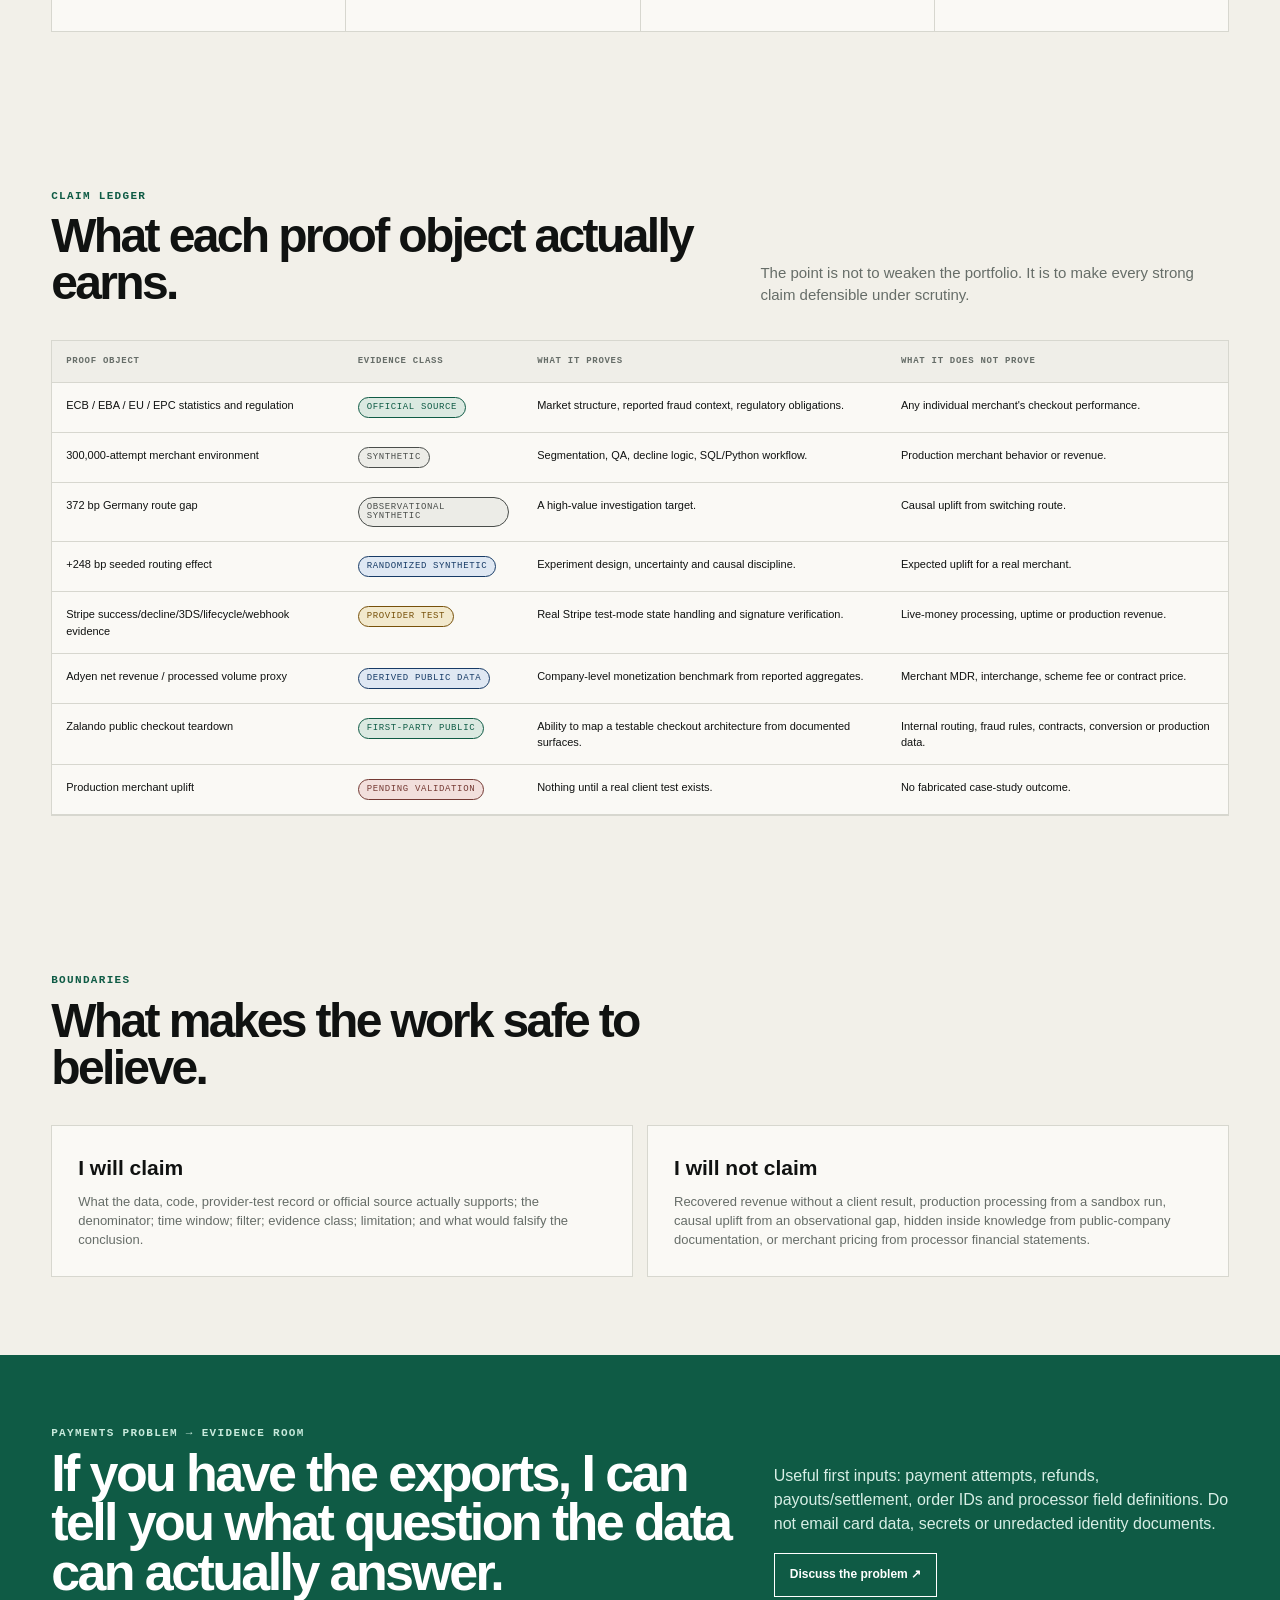
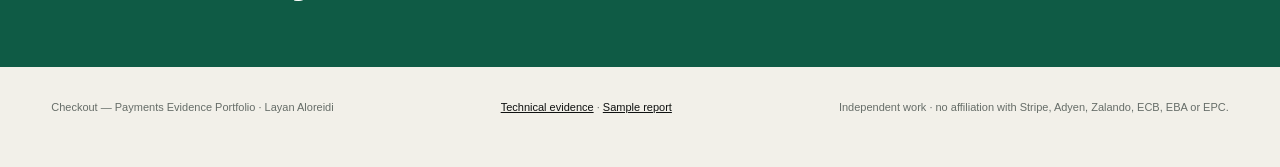
<file: portfolio-live.html>
<!doctype html>
<html lang="en">
<head>
<meta charset="utf-8" />
<meta name="viewport" content="width=device-width,initial-scale=1" />
<title>Checkout — Payments Evidence Portfolio</title>
<meta name="description" content="Payments evidence portfolio: European market data, fraud and SCA analysis, payment-method localization, VoP readiness, processor economics, checkout architecture, authorization experiments, Stripe execution and reconciliation." />
<style>
:root{--bg:#f2f0e9;--paper:#faf9f5;--ink:#101211;--muted:#666d68;--line:#d7d7cf;--green:#0f5b45;--green2:#dbe9e1;--blue:#173b66;--blue2:#dfe8f3;--amber:#77510a;--amber2:#f2e9cd;--red:#743a34;--red2:#f2dfdc;--black:#0b0d0c}*{box-sizing:border-box}html{scroll-behavior:smooth}body{margin:0;background:var(--bg);color:var(--ink);font-family:Arial,Helvetica,sans-serif;line-height:1.48}.shell{width:min(1240px,92vw);margin:auto}.mono,.tag,.eyebrow,.num,.meta,th{font-family:"Courier New",Courier,monospace}.top{position:sticky;top:0;z-index:30;background:rgba(242,240,233,.94);backdrop-filter:blur(14px);border-bottom:1px solid var(--line)}.top .shell{height:68px;display:flex;align-items:center;justify-content:space-between;gap:24px}.brand{font-weight:800;letter-spacing:-.03em;font-size:18px}.brand span{display:block;font:10px "Courier New",monospace;letter-spacing:.13em;color:var(--muted);margin-top:2px}.nav{display:flex;gap:20px;align-items:center}.nav a{font-size:12px;color:#444a46;text-decoration:none}.nav a:last-child{border:1px solid #222;padding:9px 12px;background:var(--black);color:white}.hero{padding:82px 0 44px}.eyebrow{font-size:11px;letter-spacing:.12em;text-transform:uppercase;color:var(--green);font-weight:700}.hero-grid{display:grid;grid-template-columns:1.4fr .6fr;gap:46px;align-items:end}.hero h1{font-size:clamp(54px,8.2vw,112px);line-height:.86;letter-spacing:-.068em;margin:16px 0 28px;max-width:990px}.hero h1 em{font-style:normal;color:var(--green)}.hero-copy{max-width:780px;font-size:20px;color:#444a46;margin:0}.hero-note{border-top:3px solid var(--ink);padding-top:16px}.hero-note strong{font-size:18px;display:block;margin-bottom:8px}.hero-note p{font-size:13px;color:var(--muted);margin:0}.hero-links{display:flex;gap:12px;flex-wrap:wrap;margin-top:28px}.button{display:inline-block;text-decoration:none;border:1px solid var(--ink);padding:12px 15px;font-size:12px;font-weight:700}.button.dark{background:var(--ink);color:#fff}.button.light{background:transparent;color:var(--ink)}.proof-strip{border-top:1px solid var(--line);border-bottom:1px solid var(--line);background:var(--paper)}.proof-grid{display:grid;grid-template-columns:repeat(5,1fr)}.proof{padding:22px 18px;border-right:1px solid var(--line)}.proof:first-child{border-left:1px solid var(--line)}.proof strong{font-size:30px;letter-spacing:-.04em;display:block}.proof span{font-size:11px;color:var(--muted);display:block;margin-top:5px}.proof .tag{margin-top:12px}.section{padding:78px 0}.section-head{display:grid;grid-template-columns:1fr .7fr;gap:40px;align-items:end;margin-bottom:34px}.section-head h2{font-size:48px;letter-spacing:-.055em;line-height:.98;margin:8px 0 0}.section-head p{color:var(--muted);font-size:15px;margin:0}.tag{display:inline-flex;align-items:center;padding:5px 8px;border:1px solid currentColor;border-radius:999px;font-size:9px;letter-spacing:.07em;text-transform:uppercase;line-height:1}.official{color:var(--green);background:var(--green2)}.derived{color:var(--blue);background:var(--blue2)}.provider{color:var(--amber);background:var(--amber2)}.synthetic{color:#4a4e4b;background:#ecece7}.pending{color:var(--red);background:var(--red2)}.case-grid{display:grid;grid-template-columns:repeat(2,1fr);gap:14px}.case{background:var(--paper);border:1px solid var(--line);padding:28px;min-height:430px;display:flex;flex-direction:column}.case.feature{grid-column:span 2;display:grid;grid-template-columns:.9fr 1.1fr;gap:30px;min-height:auto}.case-top{display:flex;justify-content:space-between;gap:18px;align-items:flex-start}.case-index{font:12px "Courier New",monospace;color:var(--muted)}.case h3{font-size:28px;letter-spacing:-.04em;line-height:1.02;margin:18px 0 10px}.case .question{color:var(--muted);font-size:14px;margin:0 0 20px}.big-number{font-size:52px;letter-spacing:-.055em;font-weight:800;line-height:.95;margin:16px 0 4px}.big-label{font:10px "Courier New",monospace;color:var(--muted);text-transform:uppercase;letter-spacing:.08em}.case ul{padding-left:18px;margin:16px 0}.case li{font-size:13px;margin:7px 0}.case .output{margin-top:auto;border-top:1px solid var(--line);padding-top:16px;font-size:12px}.case .output b{display:block;margin-bottom:5px}.links{display:flex;gap:12px;flex-wrap:wrap;margin-top:18px}.links a{font-size:11px;text-decoration:none;border-bottom:1px solid var(--ink);color:var(--ink)}.mini-table{border-collapse:collapse;width:100%;font-size:12px;margin-top:12px}.mini-table td{border-bottom:1px solid var(--line);padding:10px 4px}.mini-table td:last-child{text-align:right;font-weight:700}.dark{background:var(--black);color:#f5f4ef}.dark .section-head p,.dark .meta{color:#9fa8a2}.dark .section-head h2{color:#fff}.chain{display:grid;grid-template-columns:repeat(5,1fr);border:1px solid #2b302d}.chain div{padding:24px 18px;border-right:1px solid #2b302d;min-height:180px}.chain div:last-child{border-right:0}.chain span{font:10px "Courier New",monospace;color:#79c2a8}.chain strong{font-size:18px;display:block;margin:12px 0 8px}.chain p{font-size:12px;color:#9fa8a2;margin:0}.evidence-cards{display:grid;grid-template-columns:repeat(4,1fr);gap:12px}.e-card{border:1px solid #2b302d;padding:22px;background:#111512}.e-card strong{font-size:22px;display:block;margin:12px 0 6px}.e-card p{font-size:12px;color:#9fa8a2;margin:0}.work-grid{display:grid;grid-template-columns:repeat(3,1fr);gap:14px}.work{border:1px solid var(--line);background:var(--paper);padding:24px;min-height:300px;display:flex;flex-direction:column}.work h3{font-size:22px;letter-spacing:-.035em;margin:14px 0 9px}.work p,.work li{font-size:12px;color:#555c57}.work ul{padding-left:17px}.work a{margin-top:auto;color:var(--ink);font-size:11px;font-weight:700}.deliverables{display:grid;grid-template-columns:repeat(4,1fr);border-top:1px solid var(--line);border-left:1px solid var(--line)}.deliverable{padding:22px;border-right:1px solid var(--line);border-bottom:1px solid var(--line);min-height:190px;background:var(--paper)}.deliverable .num{font-size:10px;color:var(--muted)}.deliverable h3{font-size:18px;margin:20px 0 8px;letter-spacing:-.025em}.deliverable p{font-size:12px;color:var(--muted);margin:0}.ledger{overflow:auto;border:1px solid var(--line);background:var(--paper)}table.full{width:100%;border-collapse:collapse;min-width:900px}table.full th,table.full td{padding:14px;border-bottom:1px solid var(--line);text-align:left;vertical-align:top;font-size:11px}table.full th{font-size:9px;letter-spacing:.08em;color:var(--muted);background:#efeee8}.boundary{display:grid;grid-template-columns:1fr 1fr;gap:14px}.boundary article{padding:26px;border:1px solid var(--line);background:var(--paper)}.boundary h3{font-size:21px;margin:0 0 9px}.boundary p{font-size:13px;color:var(--muted);margin:0}.cta{padding:70px 0;background:var(--green);color:#fff}.cta-grid{display:grid;grid-template-columns:1.2fr .8fr;gap:40px;align-items:end}.cta h2{font-size:52px;line-height:.95;letter-spacing:-.05em;margin:8px 0 0}.cta p{margin:0 0 18px;color:#d7eee5}.cta .button{border-color:white;color:white}.footer{padding:32px 0 52px;color:var(--muted);font-size:11px}.footer .shell{display:flex;justify-content:space-between;gap:20px;flex-wrap:wrap}.footer a{color:var(--ink)}@media(max-width:900px){.hero-grid,.section-head,.cta-grid,.case.feature{grid-template-columns:1fr}.proof-grid{grid-template-columns:repeat(2,1fr)}.case-grid,.work-grid{grid-template-columns:1fr}.case.feature{grid-column:auto}.chain{grid-template-columns:1fr}.chain div{border-right:0;border-bottom:1px solid #2b302d}.evidence-cards,.deliverables{grid-template-columns:repeat(2,1fr)}.nav a:not(:last-child){display:none}}@media(max-width:560px){.hero{padding-top:54px}.proof-grid,.evidence-cards,.deliverables,.boundary{grid-template-columns:1fr}.hero h1{font-size:58px}.section-head h2,.cta h2{font-size:38px}}
</style>
</head>
<body>
<header class="top"><div class="shell"><div class="brand">CHECKOUT<span>PAYMENTS EVIDENCE PORTFOLIO · LAYAN ALOREIDI</span></div><nav class="nav"><a href="#cases">Case files</a><a href="#execution">Execution</a><a href="#systems">Systems</a><a href="#ledger">Proof ledger</a><a href="mailto:layanoraidi@gmail.com?subject=Checkout%20payments%20work">Discuss a payment problem</a></nav></div></header>
<main>
<section class="hero shell"><div class="eyebrow">Payments analytics · payment operations · experimentation · European market evidence</div><div class="hero-grid"><div><h1>Show me the <em>payment failure.</em><br/>I’ll show you what is actually knowable.</h1><p class="hero-copy">A portfolio of payment work built around evidence, not screenshots: official European payments data, fraud and SCA analysis, checkout localization, instant-payments controls, processor economics, transaction-level diagnostics, randomized routing experiments, executed Stripe test flows and reconciliation logic.</p><div class="hero-links"><a class="button dark" href="#cases">Open the case files ↓</a><a class="button light" href="https://checkout-leak-audit.vercel.app/Checkout_Leak_Audit_Sample.pdf" target="_blank">Open sample audit ↗</a><a class="button light" href="https://github.com/layan985/eu-payments-acceptance-engine" target="_blank">Inspect code + data ↗</a></div></div><aside class="hero-note"><strong>Claim discipline is part of the work.</strong><p>Public data is not client data. Provider test execution is not production processing. A 372 bp observed route gap is not called uplift. A processor’s disclosed revenue/volume ratio is not called merchant pricing. Every material number carries an evidence class and limitation.</p></aside></div></section>
<section class="proof-strip"><div class="shell proof-grid"><article class="proof"><strong>83.5bn</strong><span>euro-area non-cash payments · H2 2025</span><i class="tag official">OFFICIAL SOURCE</i></article><article class="proof"><strong>€4.2bn</strong><span>reported EEA payment fraud · 2024</span><i class="tag official">OFFICIAL SOURCE</i></article><article class="proof"><strong>300,000</strong><span>payment attempts in reproducible merchant environment</span><i class="tag synthetic">SYNTHETIC</i></article><article class="proof"><strong>+248 bps</strong><span>seeded randomized routing effect · 95% CI ~191–305</span><i class="tag derived">RANDOMIZED SYNTHETIC</i></article><article class="proof"><strong>Stripe</strong><span>success · declines · 3DS · auth/capture/refund · signed webhook</span><i class="tag provider">PROVIDER TEST</i></article></div></section>

<section class="section" id="cases"><div class="shell"><div class="section-head"><div><div class="eyebrow">Five real-data forensic projects</div><h2>Case files built from first-party and official evidence.</h2></div><p>These are not invented client stories. Each starts with a public evidence surface, extracts defensible diagnostics, and shows the exact merchant analysis I would execute when production data is available.</p></div><div class="case-grid">
<article class="case feature"><div><div class="case-top"><span class="case-index">CASE 01 / RISK</span><span class="tag official">EBA + ECB</span></div><h3>Cross-border fraud × SCA exposure</h3><p class="question">If authorization improves, where can fraud or authentication risk erase the gain?</p><div class="big-number">17×</div><div class="big-label">reported card-fraud rate differential when recipient is outside EEA</div><div class="links"><a href="https://www.eba.europa.eu/publications-and-media/press-releases/joint-eba-ecb-report-payment-fraud-strong-authentication-remains-effective-fraudsters-are-adapting" target="_blank">Official source ↗</a><a href="https://github.com/layan985/eu-payments-acceptance-engine/blob/main/forensics/data/cross_border_sca_fraud_2024.csv" target="_blank">Dataset ↗</a></div></div><div><table class="mini-table"><tr><td>Total reported EEA payment fraud · 2024</td><td>€4.2bn</td></tr><tr><td>Credit-transfer fraud</td><td>€2.200bn</td></tr><tr><td>Card-payment fraud</td><td>€1.329bn</td></tr><tr><td>Total fraud growth vs 2023</td><td>+20.0%</td></tr><tr><td>Credit-transfer share of total</td><td>~52.4%</td></tr></table><ul><li>Merchant execution: EEA/non-EEA × SCA × exemption × issuer × route × method × device matrix.</li><li>Put authorization and fraud on identical denominators before optimizing anything.</li><li>Evaluate routing/3DS changes net of disputes, fees and regulatory constraints.</li></ul><div class="output"><b>Output</b> Fraud/authorization guardrail matrix · exemption audit · cross-border exposure map · pre-specified experiment design.</div></div></article>

<article class="case"><div class="case-top"><span class="case-index">CASE 02 / LOCALIZATION</span><span class="tag official">ECB H2 2025</span></div><h3>European payment-method structure</h3><p class="question">Why is one checkout configuration unlikely to be optimal across European markets?</p><div class="big-number">1.83×</div><div class="big-label">approx. remote vs non-remote implied average ticket</div><ul><li>Cards: 57% of euro-area non-cash payment count.</li><li>Remote cards: 19% of count but 30% of value.</li><li>Germany: highest reported national direct-debit share, ~31%.</li><li>Cyprus: highest card share, ~75%; Latvia: credit transfers ~36%.</li></ul><div class="output"><b>Merchant execution</b> Country × method × device × authentication × ticket matrix; local-method coverage; exposed-value ranking; country-specific test queue.</div><div class="links"><a href="https://www.ecb.europa.eu/press/stats/paysec/html/ecb.pis2025h2~23986fb4a6.en.html" target="_blank">ECB source ↗</a><a href="https://github.com/layan985/eu-payments-acceptance-engine/blob/main/forensics/data/eu_payment_structure_h2_2025.csv" target="_blank">Dataset ↗</a></div></article>

<article class="case"><div class="case-top"><span class="case-index">CASE 03 / REGULATION</span><span class="tag official">EU + EPC</span></div><h3>Instant Payments + Verification of Payee readiness</h3><p class="question">Can regulation be converted into an executable control and test map?</p><div class="big-number">20 Sep</div><div class="big-label">2026 · EPC VoP Scheme Rulebook v1.1 effective date</div><ul><li>Euro-area send + VoP obligations already applied from 9 Oct 2025.</li><li>VoP states mapped to customer messaging, liability and exception handling.</li><li>Sanctions-screening cadence, reachability, fees and duplicate submission become testable controls.</li></ul><div class="output"><b>Merchant / PSP execution</b> Requirement → control → owner → evidence → test case → severity matrix.</div><div class="links"><a href="https://eur-lex.europa.eu/legal-content/EN/TXT/?uri=CELEX:32024R0886" target="_blank">Regulation ↗</a><a href="https://www.europeanpaymentscouncil.eu/document-library/rulebooks/verification-payee-scheme-rulebook" target="_blank">EPC rulebook ↗</a><a href="https://github.com/layan985/sepa-instant-vop-simulator" target="_blank">Simulator ↗</a></div></article>

<article class="case"><div class="case-top"><span class="case-index">CASE 04 / ECONOMICS</span><span class="tag derived">PUBLIC FINANCIALS</span></div><h3>Processor economics: Adyen benchmark</h3><p class="question">Can payment economics be analyzed without confusing company financials with merchant price?</p><div class="big-number">16.25</div><div class="big-label">bps · Q1 2026 net revenue / processed volume proxy</div><table class="mini-table"><tr><td>Q1 2026</td><td>€620.8m / €382.0bn</td></tr><tr><td>H2 2025</td><td>€1,270.7m / €745.3bn</td></tr><tr><td>FY2025</td><td>€2,364.2m / €1,394.3bn</td></tr></table><div class="output"><b>Critical boundary</b> This is not MDR, interchange, scheme fee or an Adyen quote. Merchant work requires actual PSP invoices and settlement files.</div><div class="links"><a href="https://www.adyen.com/knowledge-hub/q1-2026-business-update" target="_blank">Q1 2026 ↗</a><a href="https://github.com/layan985/eu-payments-acceptance-engine/blob/main/forensics/data/adyen_processor_economics.csv" target="_blank">Dataset ↗</a></div></article>

<article class="case"><div class="case-top"><span class="case-index">CASE 05 / ARCHITECTURE</span><span class="tag official">FIRST-PARTY PUBLIC</span></div><h3>Zalando checkout architecture teardown</h3><p class="question">What can be inferred about a real multi-market European checkout without pretending to have inside access?</p><div class="big-number">25</div><div class="big-label">European markets supported by Zalando payments infrastructure</div><ul><li>60m+ active customers cited by Zalando Payments.</li><li>20+ payment options cited in Zalando payments recruiting material.</li><li>Country-specific CoD and invoice behavior create distinct reconciliation surfaces.</li><li>Partner payout can use local-currency or euro mode, making FX/bank-account handling part of operations.</li></ul><div class="output"><b>Execution</b> Market-method eligibility matrix · payment-state map · invoice reference reconciliation · CoD exposure · settlement-currency map · country QA plan.</div><div class="links"><a href="https://github.com/layan985/eu-payments-acceptance-engine/blob/main/forensics/data/zalando_checkout_architecture.csv" target="_blank">Evidence dataset ↗</a><a href="https://github.com/layan985/eu-payments-acceptance-engine/blob/main/forensics/README.md" target="_blank">Full teardown ↗</a></div></article>
</div></div></section>

<section class="section dark" id="execution"><div class="shell"><div class="section-head"><div><div class="eyebrow" style="color:#79c2a8">Execution chain</div><h2>From public signal to merchant decision.</h2></div><p>A serious checkout audit is not a chart pack. It is a chain where every layer has its own evidence requirement and failure mode.</p></div><div class="chain"><div><span>01</span><strong>Benchmark</strong><p>Official market, fraud, regulatory and processor evidence defines what deserves investigation.</p></div><div><span>02</span><strong>Reconstruct</strong><p>Normalize transaction states, denominators, payment methods, routes, devices, authentication and money movement.</p></div><div><span>03</span><strong>Diagnose</strong><p>Find concentration of failed count and value; separate retryable, customer-action and terminal states.</p></div><div><span>04</span><strong>Identify</strong><p>Observed differences become hypotheses. Causal claims require randomization or another credible identification strategy.</p></div><div><span>05</span><strong>Operate</strong><p>Guardrails, owner, threshold, rollback, webhook integrity, capture/refund and reconciliation close the loop.</p></div></div><div class="evidence-cards" style="margin-top:14px"><article class="e-card"><span class="tag synthetic">SYNTHETIC</span><strong>372 bps</strong><p>Germany PSP_A vs PSP_B observed route gap. Investigation lead, not uplift.</p></article><article class="e-card"><span class="tag derived">RANDOMIZED</span><strong>+248 bps</strong><p>Separate seeded experiment with ~191–305 bps 95% CI.</p></article><article class="e-card"><span class="tag provider">PROVIDER TEST</span><strong>3DS → action</strong><p>Retained Stripe test path reaching <code>requires_action</code>.</p></article><article class="e-card"><span class="tag provider">PROVIDER TEST</span><strong>Auth → capture → refund</strong><p>Retained Stripe test lifecycle plus signed webhook evidence.</p></article></div></div></section>

<section class="section" id="systems"><div class="shell"><div class="section-head"><div><div class="eyebrow">Built systems</div><h2>The machinery behind the portfolio.</h2></div><p>Direct repositories and executable proof. The portfolio is intentionally inspectable.</p></div><div class="work-grid"><article class="work"><span class="tag synthetic">ANALYTICS + EXPERIMENT</span><h3>EU Payments Acceptance Engine</h3><p>Transaction-level authorization, decline, 3DS and routing analysis with a 300,000-attempt reproducible merchant environment and randomized routing evaluation.</p><ul><li>10 markets · 3 PSPs · 4 methods · 2 devices</li><li>SQL diagnostics + Python analysis</li><li>Proof ledger + buyer room + sample audit</li></ul><a href="https://github.com/layan985/eu-payments-acceptance-engine" target="_blank">Inspect repository ↗</a></article><article class="work"><span class="tag provider">PAYMENT OPERATIONS</span><h3>Payments Reconciliation Engine</h3><p>Idempotent webhook ingestion, append-only state history, expected settlement calculation and exception classification.</p><ul><li>Auth / capture / refund / fee states</li><li>Duplicate event controls</li><li>Settlement match + mismatch queue</li></ul><a href="https://github.com/layan985/payments-reconciliation-engine" target="_blank">Inspect repository ↗</a></article><article class="work"><span class="tag official">INSTANT PAYMENTS</span><h3>SEPA Instant + VoP Simulator</h3><p>Educational stateful implementation of IBAN validation, VoP-style outcomes, idempotency and payment-state transitions.</p><ul><li>match / close_match / no_match / not_possible</li><li>Duplicate submission protection</li><li>ISO 20022-style messages</li></ul><a href="https://github.com/layan985/sepa-instant-vop-simulator" target="_blank">Inspect repository ↗</a></article></div></div></section>

<section class="section"><div class="shell"><div class="section-head"><div><div class="eyebrow">What a client receives</div><h2>Concrete outputs, not “insights.”</h2></div><p>The exact pack changes with available data, but the objects below are the default commercial output for a full checkout diagnostic.</p></div><div class="deliverables"><article class="deliverable"><span class="num">01</span><h3>Authorization diagnostic</h3><p>Attempts, approvals and failed value by market, method, device, authentication, issuer/route where available.</p></article><article class="deliverable"><span class="num">02</span><h3>Decline taxonomy</h3><p>Provider code → normalized family → retryability → customer action → terminal state → messaging.</p></article><article class="deliverable"><span class="num">03</span><h3>3DS funnel</h3><p>Eligibility → trigger → challenge → completion → auth failure → issuer outcome, with denominators.</p></article><article class="deliverable"><span class="num">04</span><h3>Failed-value waterfall</h3><p>Attempted value → failed value → narrower actionable scenario value. No “all declines are recoverable” math.</p></article><article class="deliverable"><span class="num">05</span><h3>Routing memo</h3><p>Observed gaps, mix-adjusted diagnostics, candidate test, power, guardrails, expected decision.</p></article><article class="deliverable"><span class="num">06</span><h3>Cost reconstruction</h3><p>Interchange, scheme, processor, FX, cross-border, refund/chargeback and other costs joined to outcomes.</p></article><article class="deliverable"><span class="num">07</span><h3>Lifecycle integrity</h3><p>Authorization, capture, refund, webhook, payout and reconciliation exception analysis.</p></article><article class="deliverable"><span class="num">08</span><h3>30-day action register</h3><p>Owner · evidence · dependency · next test · guardrail · threshold · rollback · decision date.</p></article></div></div></section>

<section class="section" id="ledger"><div class="shell"><div class="section-head"><div><div class="eyebrow">Claim ledger</div><h2>What each proof object actually earns.</h2></div><p>The point is not to weaken the portfolio. It is to make every strong claim defensible under scrutiny.</p></div><div class="ledger"><table class="full"><thead><tr><th>PROOF OBJECT</th><th>EVIDENCE CLASS</th><th>WHAT IT PROVES</th><th>WHAT IT DOES NOT PROVE</th></tr></thead><tbody><tr><td>ECB / EBA / EU / EPC statistics and regulation</td><td><span class="tag official">OFFICIAL SOURCE</span></td><td>Market structure, reported fraud context, regulatory obligations.</td><td>Any individual merchant's checkout performance.</td></tr><tr><td>300,000-attempt merchant environment</td><td><span class="tag synthetic">SYNTHETIC</span></td><td>Segmentation, QA, decline logic, SQL/Python workflow.</td><td>Production merchant behavior or revenue.</td></tr><tr><td>372 bp Germany route gap</td><td><span class="tag synthetic">OBSERVATIONAL SYNTHETIC</span></td><td>A high-value investigation target.</td><td>Causal uplift from switching route.</td></tr><tr><td>+248 bp seeded routing effect</td><td><span class="tag derived">RANDOMIZED SYNTHETIC</span></td><td>Experiment design, uncertainty and causal discipline.</td><td>Expected uplift for a real merchant.</td></tr><tr><td>Stripe success/decline/3DS/lifecycle/webhook evidence</td><td><span class="tag provider">PROVIDER TEST</span></td><td>Real Stripe test-mode state handling and signature verification.</td><td>Live-money processing, uptime or production revenue.</td></tr><tr><td>Adyen net revenue / processed volume proxy</td><td><span class="tag derived">DERIVED PUBLIC DATA</span></td><td>Company-level monetization benchmark from reported aggregates.</td><td>Merchant MDR, interchange, scheme fee or contract price.</td></tr><tr><td>Zalando public checkout teardown</td><td><span class="tag official">FIRST-PARTY PUBLIC</span></td><td>Ability to map a testable checkout architecture from documented surfaces.</td><td>Internal routing, fraud rules, contracts, conversion or production data.</td></tr><tr><td>Production merchant uplift</td><td><span class="tag pending">PENDING VALIDATION</span></td><td>Nothing until a real client test exists.</td><td>No fabricated case-study outcome.</td></tr></tbody></table></div></div></section>

<section class="section"><div class="shell"><div class="section-head"><div><div class="eyebrow">Boundaries</div><h2>What makes the work safe to believe.</h2></div></div><div class="boundary"><article><h3>I will claim</h3><p>What the data, code, provider-test record or official source actually supports; the denominator; time window; filter; evidence class; limitation; and what would falsify the conclusion.</p></article><article><h3>I will not claim</h3><p>Recovered revenue without a client result, production processing from a sandbox run, causal uplift from an observational gap, hidden inside knowledge from public-company documentation, or merchant pricing from processor financial statements.</p></article></div></div></section>

<section class="cta"><div class="shell cta-grid"><div><div class="eyebrow" style="color:#c8eadc">Payments problem → evidence room</div><h2>If you have the exports, I can tell you what question the data can actually answer.</h2></div><div><p>Useful first inputs: payment attempts, refunds, payouts/settlement, order IDs and processor field definitions. Do not email card data, secrets or unredacted identity documents.</p><a class="button" href="mailto:layanoraidi@gmail.com?subject=Checkout%20payments%20portfolio%20-%20project%20discussion&body=Hi%20Layan%2C%0A%0ACompany%3A%0APayment%20stack%3A%0AMain%20question%3A%0AApprox.%20monthly%20payment%20attempts%3A%0AMarkets%3A%0A%0AI%20will%20not%20attach%20customer-level%20data%20until%20scope%20and%20transfer%20method%20are%20confirmed.">Discuss the problem ↗</a></div></div></section>
</main>
<footer class="footer"><div class="shell"><span>Checkout — Payments Evidence Portfolio · Layan Aloreidi</span><span><a href="https://github.com/layan985/eu-payments-acceptance-engine" target="_blank">Technical evidence</a> · <a href="https://checkout-leak-audit.vercel.app/Checkout_Leak_Audit_Sample.pdf" target="_blank">Sample report</a></span><span>Independent work · no affiliation with Stripe, Adyen, Zalando, ECB, EBA or EPC.</span></div></footer>
</body></html>
</file>
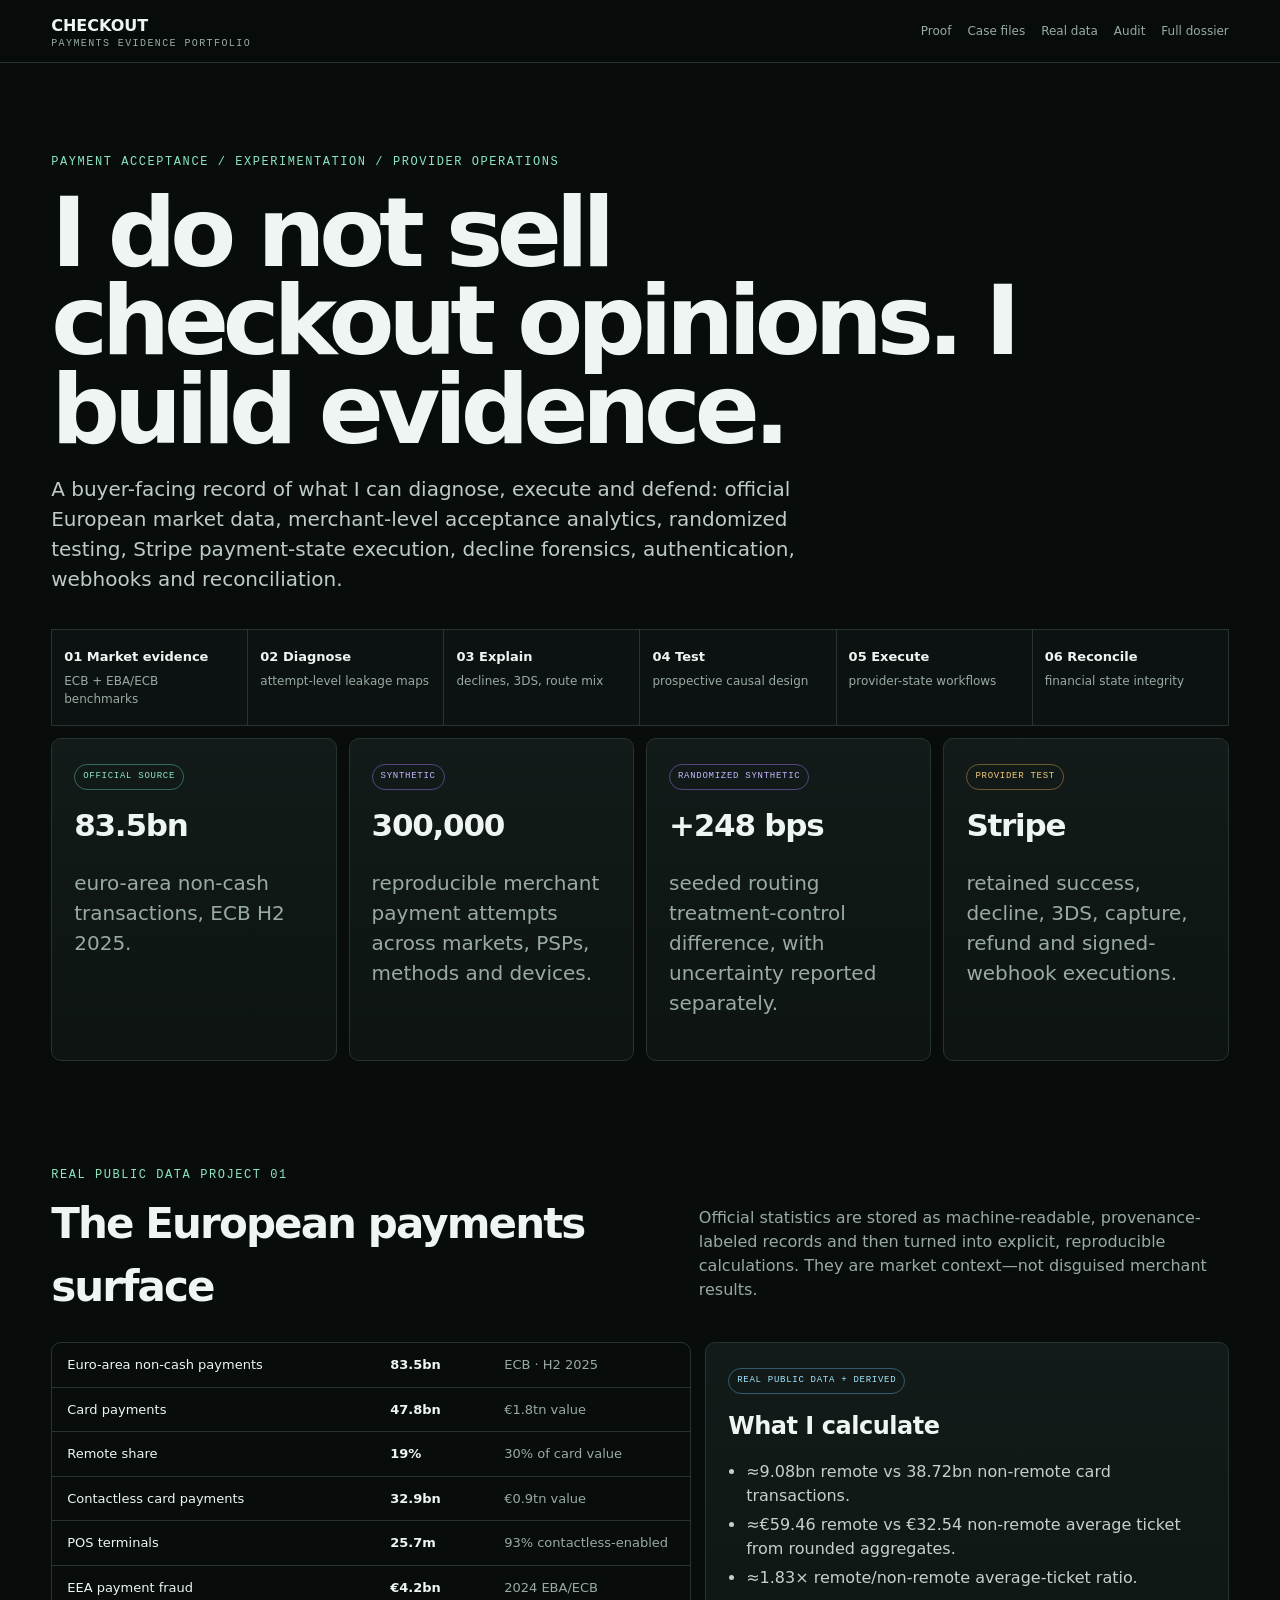
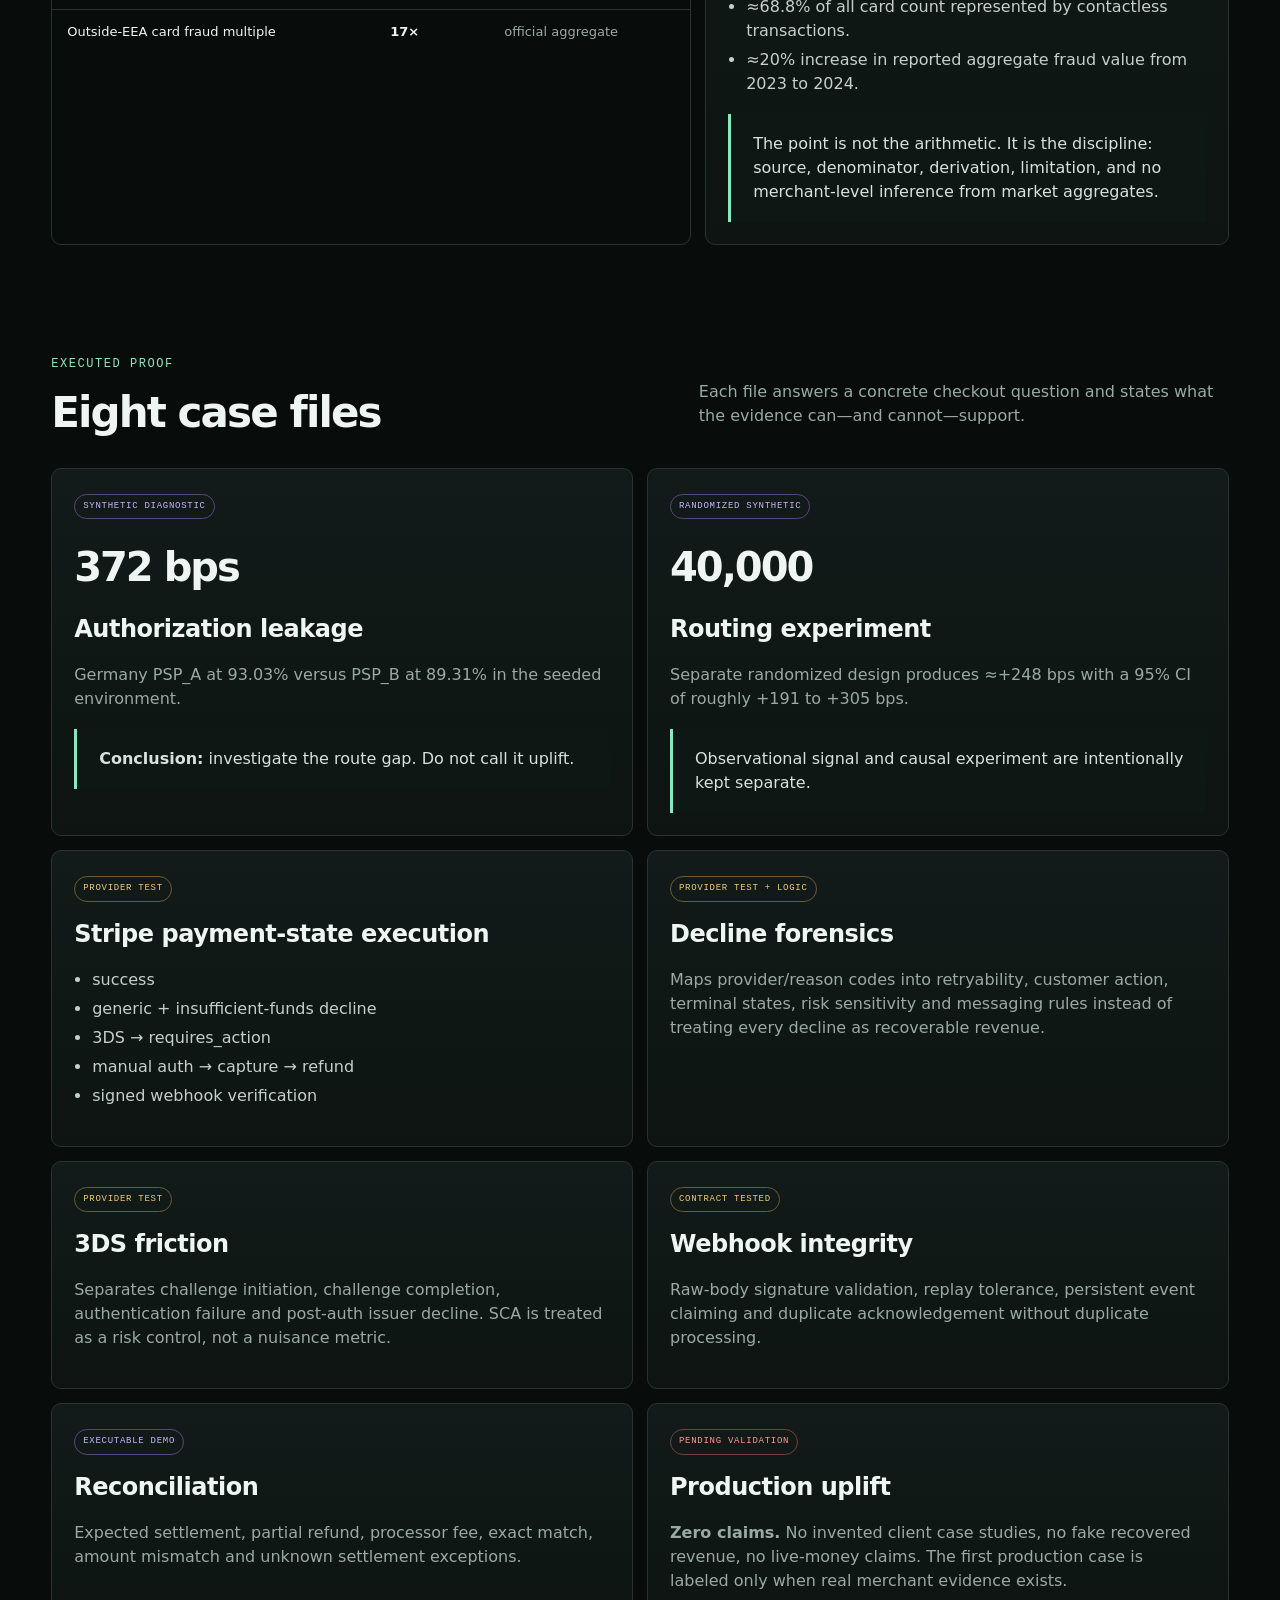
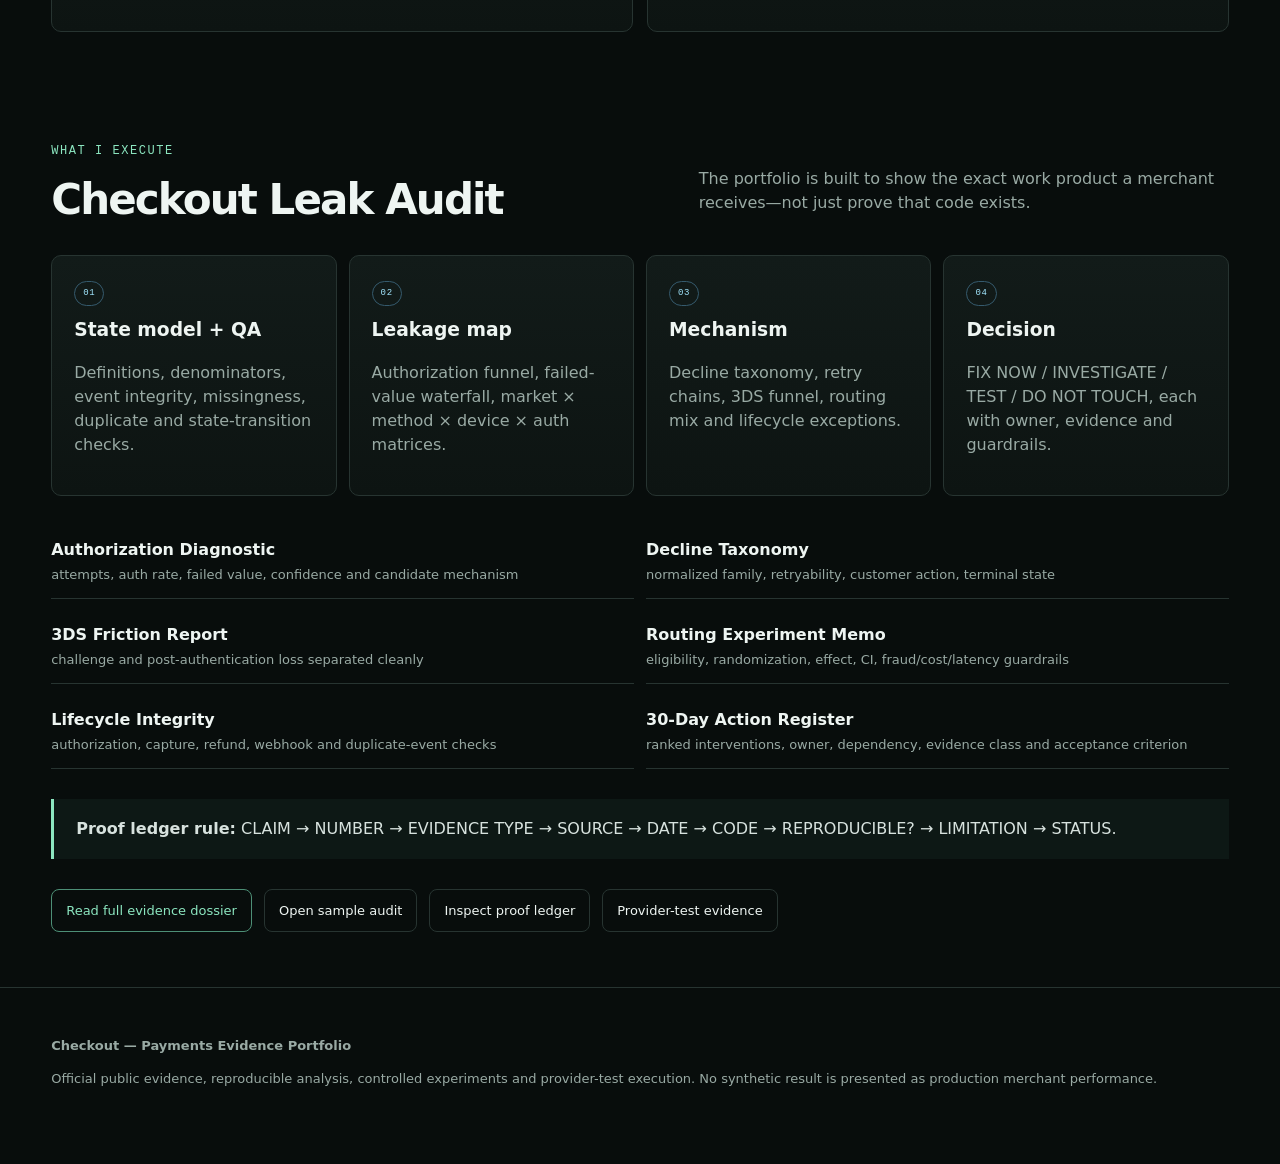
<file: portfolio.html>
<!doctype html><html lang="en"><head><meta charset="utf-8"><meta name="viewport" content="width=device-width,initial-scale=1"><title>Checkout — Payments Evidence Portfolio</title><style>:root{--bg:#080d0c;--panel:#101716;--ink:#eef5f2;--muted:#99aaa4;--line:#273431;--accent:#8ce6c0;--blue:#9ac9ff;--amber:#f0cb75;--red:#ff9a8f}*{box-sizing:border-box}body{margin:0;background:var(--bg);color:var(--ink);font-family:Inter,ui-sans-serif,system-ui,-apple-system,BlinkMacSystemFont,"Segoe UI",sans-serif;line-height:1.5}a{color:inherit}.wrap{width:min(1180px,92vw);margin:auto}.top{position:sticky;top:0;z-index:5;background:rgba(8,13,12,.93);backdrop-filter:blur(14px);border-bottom:1px solid var(--line)}.top .wrap{height:62px;display:flex;align-items:center;justify-content:space-between}.brand{font-weight:800}.brand small{display:block;font:10px ui-monospace,monospace;letter-spacing:.14em;color:var(--muted)}nav{display:flex;gap:16px;font-size:12px;color:var(--muted)}nav a{text-decoration:none}.hero{padding:90px 0 50px}.eyebrow,.badge,.meta{font-family:ui-monospace,SFMono-Regular,Menlo,monospace}.eyebrow{color:var(--accent);font-size:12px;letter-spacing:.13em;text-transform:uppercase}.hero h1{font-size:clamp(52px,8vw,96px);line-height:.92;letter-spacing:-.065em;margin:18px 0;max-width:1000px}.hero p{max-width:760px;color:#becbc7;font-size:20px}.chain{margin:35px 0 0;display:grid;grid-template-columns:repeat(6,1fr);gap:1px;border:1px solid var(--line);background:var(--line)}.chain div{background:#0c1211;padding:17px 12px;min-height:92px;font-size:12px;color:var(--muted)}.chain strong{display:block;color:var(--ink);font-size:13px;margin-bottom:6px}.proof{display:grid;grid-template-columns:repeat(4,1fr);gap:12px;margin-top:12px}.metric,.case,.method{border:1px solid var(--line);background:linear-gradient(180deg,#121b19,#0d1412);border-radius:10px;padding:22px}.metric strong{display:block;font-size:31px;letter-spacing:-.04em;margin:12px 0 4px}.metric p,.case p,.method p{color:var(--muted)}.badge{display:inline-flex;border:1px solid var(--line);padding:5px 8px;border-radius:999px;font-size:9px;letter-spacing:.08em}.official{color:var(--accent);border-color:#356b58}.real{color:#a2e7ff;border-color:#355a6d}.provider{color:var(--amber);border-color:#6d5a32}.synthetic{color:#c5b6ff;border-color:#55477e}.pending{color:var(--red);border-color:#74403c}section{padding:55px 0}.head{display:flex;align-items:end;justify-content:space-between;gap:20px;margin-bottom:24px}.head h2{font-size:42px;letter-spacing:-.045em;margin:8px 0 0}.head p{max-width:530px;color:var(--muted)}.casegrid{display:grid;grid-template-columns:repeat(2,1fr);gap:14px}.case h3{font-size:24px;letter-spacing:-.02em;margin:14px 0 8px}.case .num{font-size:40px;font-weight:800;letter-spacing:-.05em;margin:18px 0 0}.case ul{padding-left:18px;color:#c4d0cc}.case li{margin:5px 0}.quote{border-left:3px solid var(--accent);padding:18px 22px;background:#0d1815;margin-top:18px;color:#d7e2de}.realdata{display:grid;grid-template-columns:1.1fr .9fr;gap:14px}.table{border:1px solid var(--line);border-radius:10px;overflow:hidden}.row{display:grid;grid-template-columns:1.7fr .6fr .9fr;padding:12px 15px;border-top:1px solid var(--line);font-size:13px}.row:first-child{border-top:0}.row span:nth-child(2){font-weight:700}.row span:nth-child(3){color:var(--muted)}.methods{display:grid;grid-template-columns:repeat(4,1fr);gap:12px}.method h3{margin:10px 0 6px}.deliver{display:grid;grid-template-columns:repeat(2,1fr);gap:12px}.deliver div{border-bottom:1px solid var(--line);padding:12px 0}.deliver strong{display:block}.deliver span{color:var(--muted);font-size:13px}.footer{border-top:1px solid var(--line);padding:48px 0 70px;color:var(--muted);font-size:13px}.cta{margin-top:30px;display:flex;gap:12px;flex-wrap:wrap}.btn{border:1px solid var(--line);padding:11px 14px;border-radius:8px;text-decoration:none;font-size:13px}.btn.primary{border-color:#4d8f76;color:var(--accent)}@media(max-width:900px){.chain,.proof,.methods{grid-template-columns:repeat(2,1fr)}.casegrid,.realdata{grid-template-columns:1fr}nav{display:none}}@media(max-width:560px){.chain,.proof,.methods{grid-template-columns:1fr}.row{grid-template-columns:1fr}.hero{padding-top:60px}}</style></head><body><header class="top"><div class="wrap"><div class="brand">CHECKOUT<small>PAYMENTS EVIDENCE PORTFOLIO</small></div><nav><a href="#proof">Proof</a><a href="#cases">Case files</a><a href="#realdata">Real data</a><a href="#audit">Audit</a><a href="PORTFOLIO.md">Full dossier</a></nav></div></header><main><section class="hero wrap"><div class="eyebrow">Payment acceptance / experimentation / provider operations</div><h1>I do not sell checkout opinions. I build evidence.</h1><p>A buyer-facing record of what I can diagnose, execute and defend: official European market data, merchant-level acceptance analytics, randomized testing, Stripe payment-state execution, decline forensics, authentication, webhooks and reconciliation.</p><div class="chain"><div><strong>01 Market evidence</strong>ECB + EBA/ECB benchmarks</div><div><strong>02 Diagnose</strong>attempt-level leakage maps</div><div><strong>03 Explain</strong>declines, 3DS, route mix</div><div><strong>04 Test</strong>prospective causal design</div><div><strong>05 Execute</strong>provider-state workflows</div><div><strong>06 Reconcile</strong>financial state integrity</div></div><div class="proof" id="proof"><article class="metric"><span class="badge official">OFFICIAL SOURCE</span><strong>83.5bn</strong><p>euro-area non-cash transactions, ECB H2 2025.</p></article><article class="metric"><span class="badge synthetic">SYNTHETIC</span><strong>300,000</strong><p>reproducible merchant payment attempts across markets, PSPs, methods and devices.</p></article><article class="metric"><span class="badge synthetic">RANDOMIZED SYNTHETIC</span><strong>+248 bps</strong><p>seeded routing treatment-control difference, with uncertainty reported separately.</p></article><article class="metric"><span class="badge provider">PROVIDER TEST</span><strong>Stripe</strong><p>retained success, decline, 3DS, capture, refund and signed-webhook executions.</p></article></div></section><section id="realdata"><div class="wrap"><div class="head"><div><div class="eyebrow">Real public data project 01</div><h2>The European payments surface</h2></div><p>Official statistics are stored as machine-readable, provenance-labeled records and then turned into explicit, reproducible calculations. They are market context—not disguised merchant results.</p></div><div class="realdata"><div class="table"><div class="row"><span>Euro-area non-cash payments</span><span>83.5bn</span><span>ECB · H2 2025</span></div><div class="row"><span>Card payments</span><span>47.8bn</span><span>€1.8tn value</span></div><div class="row"><span>Remote share</span><span>19%</span><span>30% of card value</span></div><div class="row"><span>Contactless card payments</span><span>32.9bn</span><span>€0.9tn value</span></div><div class="row"><span>POS terminals</span><span>25.7m</span><span>93% contactless-enabled</span></div><div class="row"><span>EEA payment fraud</span><span>€4.2bn</span><span>2024 EBA/ECB</span></div><div class="row"><span>Outside-EEA card fraud multiple</span><span>17×</span><span>official aggregate</span></div></div><article class="case"><span class="badge real">REAL PUBLIC DATA + DERIVED</span><h3>What I calculate</h3><ul><li>≈9.08bn remote vs 38.72bn non-remote card transactions.</li><li>≈€59.46 remote vs €32.54 non-remote average ticket from rounded aggregates.</li><li>≈1.83× remote/non-remote average-ticket ratio.</li><li>≈68.8% of all card count represented by contactless transactions.</li><li>≈20% increase in reported aggregate fraud value from 2023 to 2024.</li></ul><div class="quote">The point is not the arithmetic. It is the discipline: source, denominator, derivation, limitation, and no merchant-level inference from market aggregates.</div></article></div></div></section><section id="cases"><div class="wrap"><div class="head"><div><div class="eyebrow">Executed proof</div><h2>Eight case files</h2></div><p>Each file answers a concrete checkout question and states what the evidence can—and cannot—support.</p></div><div class="casegrid"><article class="case"><span class="badge synthetic">SYNTHETIC DIAGNOSTIC</span><div class="num">372 bps</div><h3>Authorization leakage</h3><p>Germany PSP_A at 93.03% versus PSP_B at 89.31% in the seeded environment.</p><div class="quote"><strong>Conclusion:</strong> investigate the route gap. Do not call it uplift.</div></article><article class="case"><span class="badge synthetic">RANDOMIZED SYNTHETIC</span><div class="num">40,000</div><h3>Routing experiment</h3><p>Separate randomized design produces ≈+248 bps with a 95% CI of roughly +191 to +305 bps.</p><div class="quote">Observational signal and causal experiment are intentionally kept separate.</div></article><article class="case"><span class="badge provider">PROVIDER TEST</span><h3>Stripe payment-state execution</h3><ul><li>success</li><li>generic + insufficient-funds decline</li><li>3DS → requires_action</li><li>manual auth → capture → refund</li><li>signed webhook verification</li></ul></article><article class="case"><span class="badge provider">PROVIDER TEST + LOGIC</span><h3>Decline forensics</h3><p>Maps provider/reason codes into retryability, customer action, terminal states, risk sensitivity and messaging rules instead of treating every decline as recoverable revenue.</p></article><article class="case"><span class="badge provider">PROVIDER TEST</span><h3>3DS friction</h3><p>Separates challenge initiation, challenge completion, authentication failure and post-auth issuer decline. SCA is treated as a risk control, not a nuisance metric.</p></article><article class="case"><span class="badge provider">CONTRACT TESTED</span><h3>Webhook integrity</h3><p>Raw-body signature validation, replay tolerance, persistent event claiming and duplicate acknowledgement without duplicate processing.</p></article><article class="case"><span class="badge synthetic">EXECUTABLE DEMO</span><h3>Reconciliation</h3><p>Expected settlement, partial refund, processor fee, exact match, amount mismatch and unknown settlement exceptions.</p></article><article class="case"><span class="badge pending">PENDING VALIDATION</span><h3>Production uplift</h3><p><strong>Zero claims.</strong> No invented client case studies, no fake recovered revenue, no live-money claims. The first production case is labeled only when real merchant evidence exists.</p></article></div></div></section><section id="audit"><div class="wrap"><div class="head"><div><div class="eyebrow">What I execute</div><h2>Checkout Leak Audit</h2></div><p>The portfolio is built to show the exact work product a merchant receives—not just prove that code exists.</p></div><div class="methods"><article class="method"><span class="badge real">01</span><h3>State model + QA</h3><p>Definitions, denominators, event integrity, missingness, duplicate and state-transition checks.</p></article><article class="method"><span class="badge real">02</span><h3>Leakage map</h3><p>Authorization funnel, failed-value waterfall, market × method × device × auth matrices.</p></article><article class="method"><span class="badge real">03</span><h3>Mechanism</h3><p>Decline taxonomy, retry chains, 3DS funnel, routing mix and lifecycle exceptions.</p></article><article class="method"><span class="badge real">04</span><h3>Decision</h3><p>FIX NOW / INVESTIGATE / TEST / DO NOT TOUCH, each with owner, evidence and guardrails.</p></article></div><div class="deliver" style="margin-top:30px"><div><strong>Authorization Diagnostic</strong><span>attempts, auth rate, failed value, confidence and candidate mechanism</span></div><div><strong>Decline Taxonomy</strong><span>normalized family, retryability, customer action, terminal state</span></div><div><strong>3DS Friction Report</strong><span>challenge and post-authentication loss separated cleanly</span></div><div><strong>Routing Experiment Memo</strong><span>eligibility, randomization, effect, CI, fraud/cost/latency guardrails</span></div><div><strong>Lifecycle Integrity</strong><span>authorization, capture, refund, webhook and duplicate-event checks</span></div><div><strong>30-Day Action Register</strong><span>ranked interventions, owner, dependency, evidence class and acceptance criterion</span></div></div><div class="quote" style="margin-top:30px"><strong>Proof ledger rule:</strong> CLAIM → NUMBER → EVIDENCE TYPE → SOURCE → DATE → CODE → REPRODUCIBLE? → LIMITATION → STATUS.</div><div class="cta"><a class="btn primary" href="PORTFOLIO.md">Read full evidence dossier</a><a class="btn" href="reports/SAMPLE_CHECKOUT_LEAK_AUDIT.md">Open sample audit</a><a class="btn" href="PROOF_LEDGER.md">Inspect proof ledger</a><a class="btn" href="provider_sandboxes/evidence/">Provider-test evidence</a></div></div></section></main><footer class="footer"><div class="wrap"><strong>Checkout — Payments Evidence Portfolio</strong><p>Official public evidence, reproducible analysis, controlled experiments and provider-test execution. No synthetic result is presented as production merchant performance.</p></div></footer></body></html>
</file>
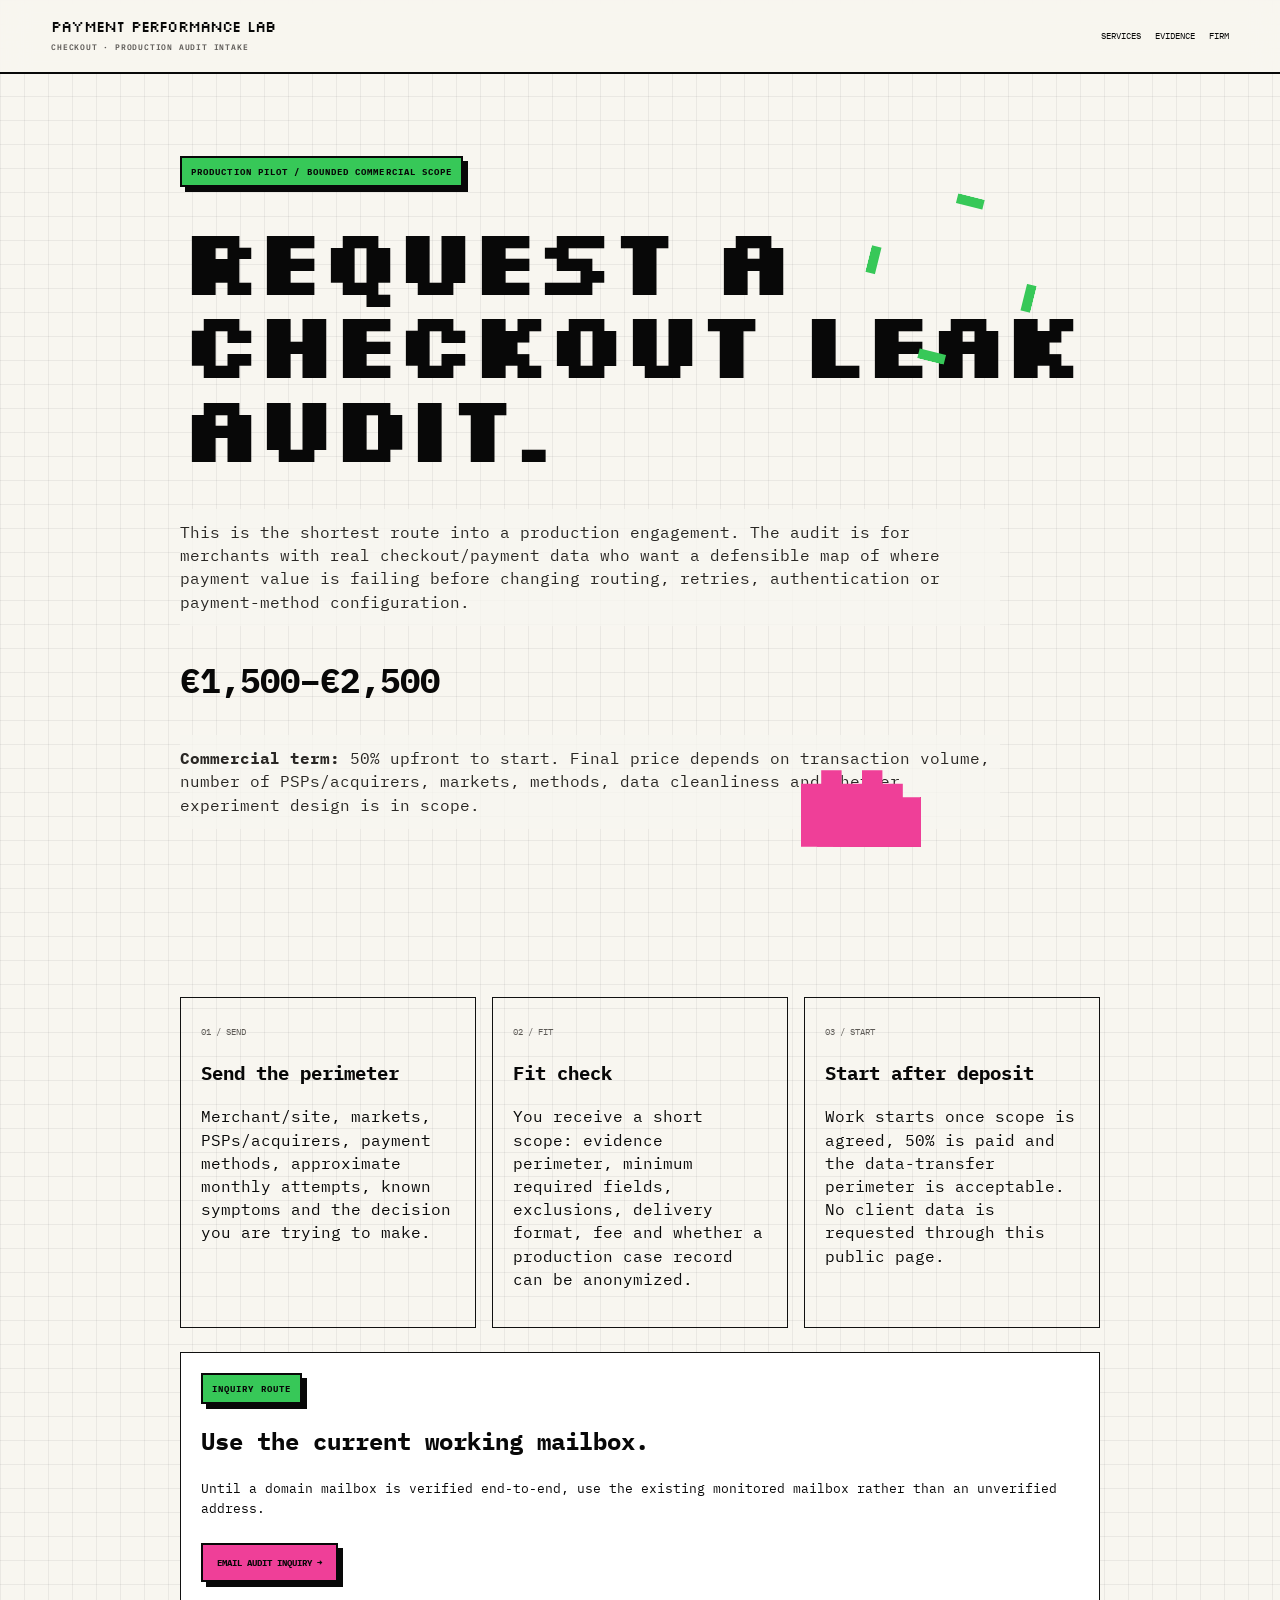
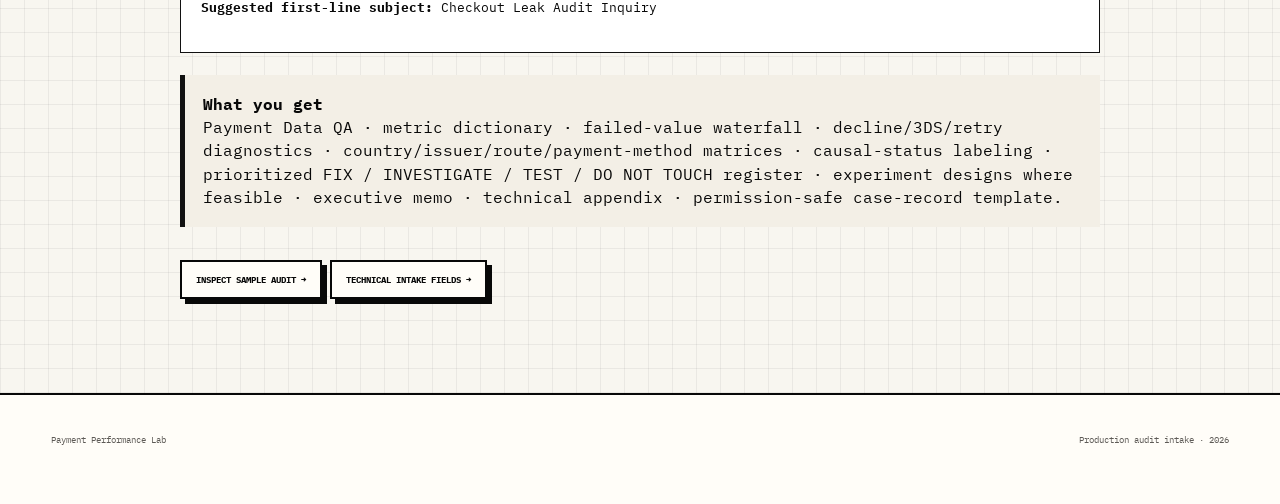
<file: request-audit.html>
<!doctype html><html lang="en"><head><meta charset="utf-8"><meta name="viewport" content="width=device-width,initial-scale=1"><title>Request a Checkout Leak Audit — Payment Performance Lab</title><meta name="description" content="Request a bounded production Checkout Leak Audit for merchant payment performance."><link rel="stylesheet" href="assets/site.css"><style>.intake{max-width:920px}.price{font-size:34px;font-weight:800;margin:14px 0}.steps{display:grid;grid-template-columns:repeat(3,1fr);gap:16px}.steps article,.route{border:1px solid #111;padding:20px}.route{margin-top:24px;background:#fff}.route a{word-break:break-word}.mini{font-size:13px;line-height:1.6}.terms{margin-top:22px;padding:18px;border-left:5px solid #111;background:#f3efe6}@media(max-width:800px){.steps{grid-template-columns:1fr}}</style></head><body><header class="top"><div class="shell"><a class="brand" href="index.html">PAYMENT PERFORMANCE LAB<small>CHECKOUT · PRODUCTION AUDIT INTAKE</small></a><nav class="nav"><a href="services.html">Services</a><a href="evidence.html">Evidence</a><a href="firm.html">Firm</a></nav></div></header><main><section class="hero shell intake"><div class="eyebrow">Production pilot / bounded commercial scope</div><h1>REQUEST A CHECKOUT LEAK AUDIT.</h1><p>This is the shortest route into a production engagement. The audit is for merchants with real checkout/payment data who want a defensible map of where payment value is failing before changing routing, retries, authentication or payment-method configuration.</p><div class="price">€1,500–€2,500</div><p><b>Commercial term:</b> 50% upfront to start. Final price depends on transaction volume, number of PSPs/acquirers, markets, methods, data cleanliness and whether experiment design is in scope.</p></section><section class="section"><div class="shell intake"><div class="steps"><article><span class="case-id">01 / SEND</span><h3>Send the perimeter</h3><p>Merchant/site, markets, PSPs/acquirers, payment methods, approximate monthly attempts, known symptoms and the decision you are trying to make.</p></article><article><span class="case-id">02 / FIT</span><h3>Fit check</h3><p>You receive a short scope: evidence perimeter, minimum required fields, exclusions, delivery format, fee and whether a production case record can be anonymized.</p></article><article><span class="case-id">03 / START</span><h3>Start after deposit</h3><p>Work starts once scope is agreed, 50% is paid and the data-transfer perimeter is acceptable. No client data is requested through this public page.</p></article></div><div class="route"><div class="eyebrow">Inquiry route</div><h2>Use the current working mailbox.</h2><p class="mini">Until a domain mailbox is verified end-to-end, use the existing monitored mailbox rather than an unverified address.</p><p><a class="button dark" href="mailto:layanoraidi@gmail.com?subject=Checkout%20Leak%20Audit%20Inquiry&body=Company%2Fmerchant%3A%0AMarkets%3A%0APSPs%2Facquirers%3A%0APayment%20methods%3A%0AApprox.%20monthly%20payment%20attempts%3A%0AKnown%20symptom%3A%0ADecision%20you%20need%20to%20make%3A%0A">Email audit inquiry →</a></p><p class="mini"><b>Suggested first-line subject:</b> Checkout Leak Audit Inquiry</p></div><div class="terms"><b>What you get</b><br>Payment Data QA · metric dictionary · failed-value waterfall · decline/3DS/retry diagnostics · country/issuer/route/payment-method matrices · causal-status labeling · prioritized FIX / INVESTIGATE / TEST / DO NOT TOUCH register · experiment designs where feasible · executive memo · technical appendix · permission-safe case-record template.</div><p style="margin-top:26px"><a class="button" href="reports/SAMPLE_CHECKOUT_LEAK_AUDIT.md">Inspect sample audit →</a><a class="button" href="PRODUCTION_AUDIT_INTAKE.md">Technical intake fields →</a></p></div></section></main><footer class="footer"><div class="shell"><span>Payment Performance Lab</span><span>Production audit intake · 2026</span></div></footer></body></html>
</file>
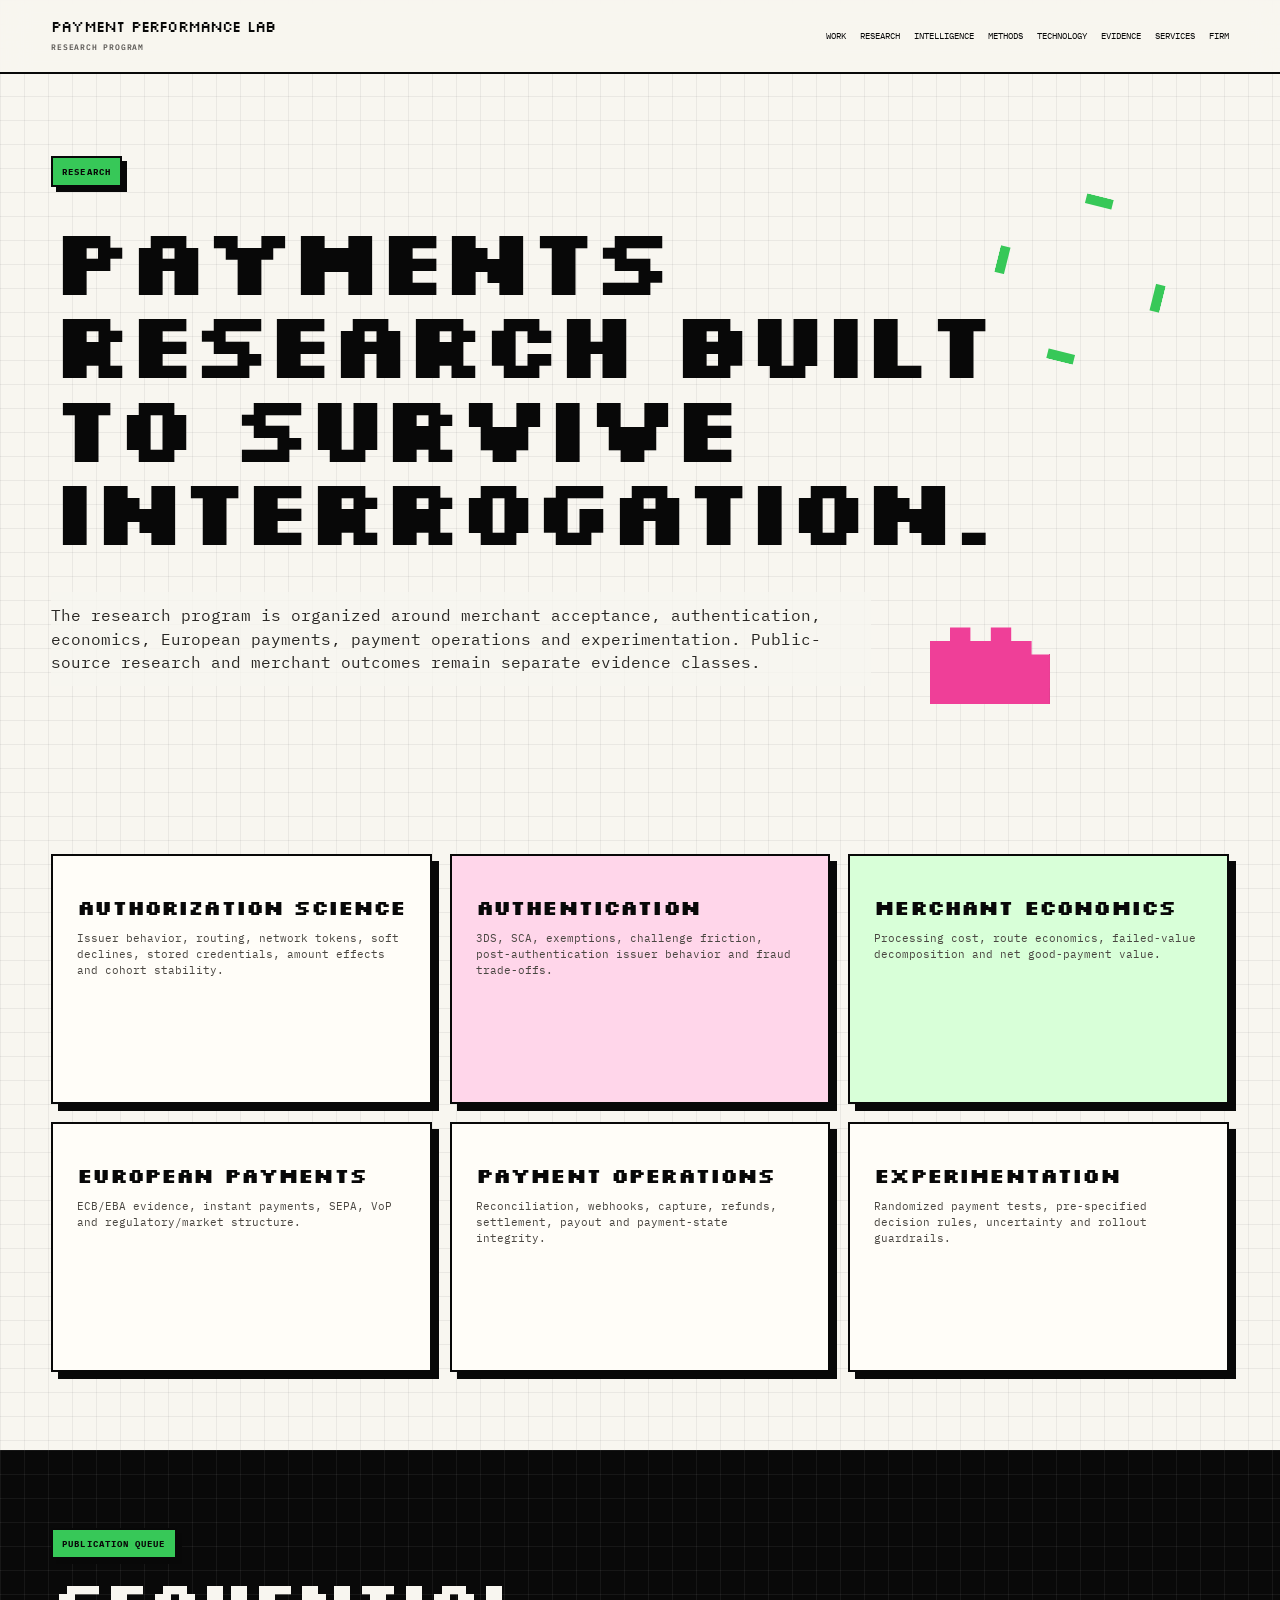
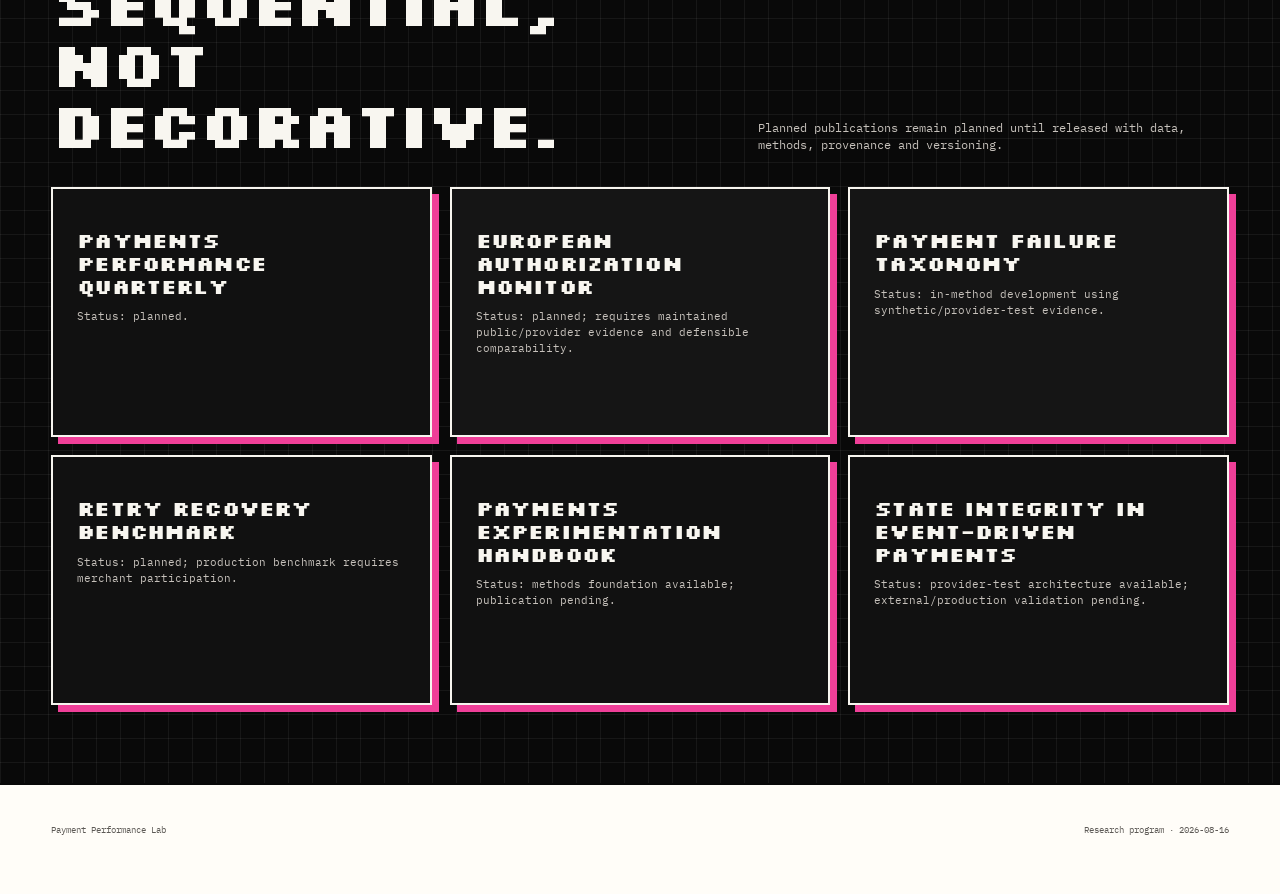
<file: research.html>
<!doctype html><html lang="en"><head><meta charset="utf-8"><meta name="viewport" content="width=device-width,initial-scale=1"><title>Research — Payment Performance Lab</title><link rel="stylesheet" href="assets/site.css"></head><body><header class="top"><div class="shell"><a class="brand" href="index.html">PAYMENT PERFORMANCE LAB<small>RESEARCH PROGRAM</small></a><nav class="nav"><a href="audits.html">Work</a><a href="research.html">Research</a><a href="intelligence.html">Intelligence</a><a href="methods.html">Methods</a><a href="technology.html">Technology</a><a href="evidence.html">Evidence</a><a href="services.html">Services</a><a href="firm.html">Firm</a></nav></div></header><main><section class="hero shell"><div class="eyebrow">Research</div><h1>Payments research built to survive interrogation.</h1><p>The research program is organized around merchant acceptance, authentication, economics, European payments, payment operations and experimentation. Public-source research and merchant outcomes remain separate evidence classes.</p></section><section class="section"><div class="shell"><div class="grid3"><article class="card"><h3>Authorization Science</h3><p>Issuer behavior, routing, network tokens, soft declines, stored credentials, amount effects and cohort stability.</p></article><article class="card"><h3>Authentication</h3><p>3DS, SCA, exemptions, challenge friction, post-authentication issuer behavior and fraud trade-offs.</p></article><article class="card"><h3>Merchant Economics</h3><p>Processing cost, route economics, failed-value decomposition and net good-payment value.</p></article><article class="card"><h3>European Payments</h3><p>ECB/EBA evidence, instant payments, SEPA, VoP and regulatory/market structure.</p></article><article class="card"><h3>Payment Operations</h3><p>Reconciliation, webhooks, capture, refunds, settlement, payout and payment-state integrity.</p></article><article class="card"><h3>Experimentation</h3><p>Randomized payment tests, pre-specified decision rules, uncertainty and rollout guardrails.</p></article></div></div></section><section class="section dark"><div class="shell"><div class="section-head"><div><div class="eyebrow">Publication queue</div><h2>Sequential, not decorative.</h2></div><p>Planned publications remain planned until released with data, methods, provenance and versioning.</p></div><div class="grid3"><article class="card"><h3>Payments Performance Quarterly</h3><p>Status: planned.</p></article><article class="card"><h3>European Authorization Monitor</h3><p>Status: planned; requires maintained public/provider evidence and defensible comparability.</p></article><article class="card"><h3>Payment Failure Taxonomy</h3><p>Status: in-method development using synthetic/provider-test evidence.</p></article><article class="card"><h3>Retry Recovery Benchmark</h3><p>Status: planned; production benchmark requires merchant participation.</p></article><article class="card"><h3>Payments Experimentation Handbook</h3><p>Status: methods foundation available; publication pending.</p></article><article class="card"><h3>State Integrity in Event-Driven Payments</h3><p>Status: provider-test architecture available; external/production validation pending.</p></article></div></div></section></main><footer class="footer"><div class="shell"><span>Payment Performance Lab</span><span>Research program · 2026-08-16</span></div></footer></body></html>
</file>
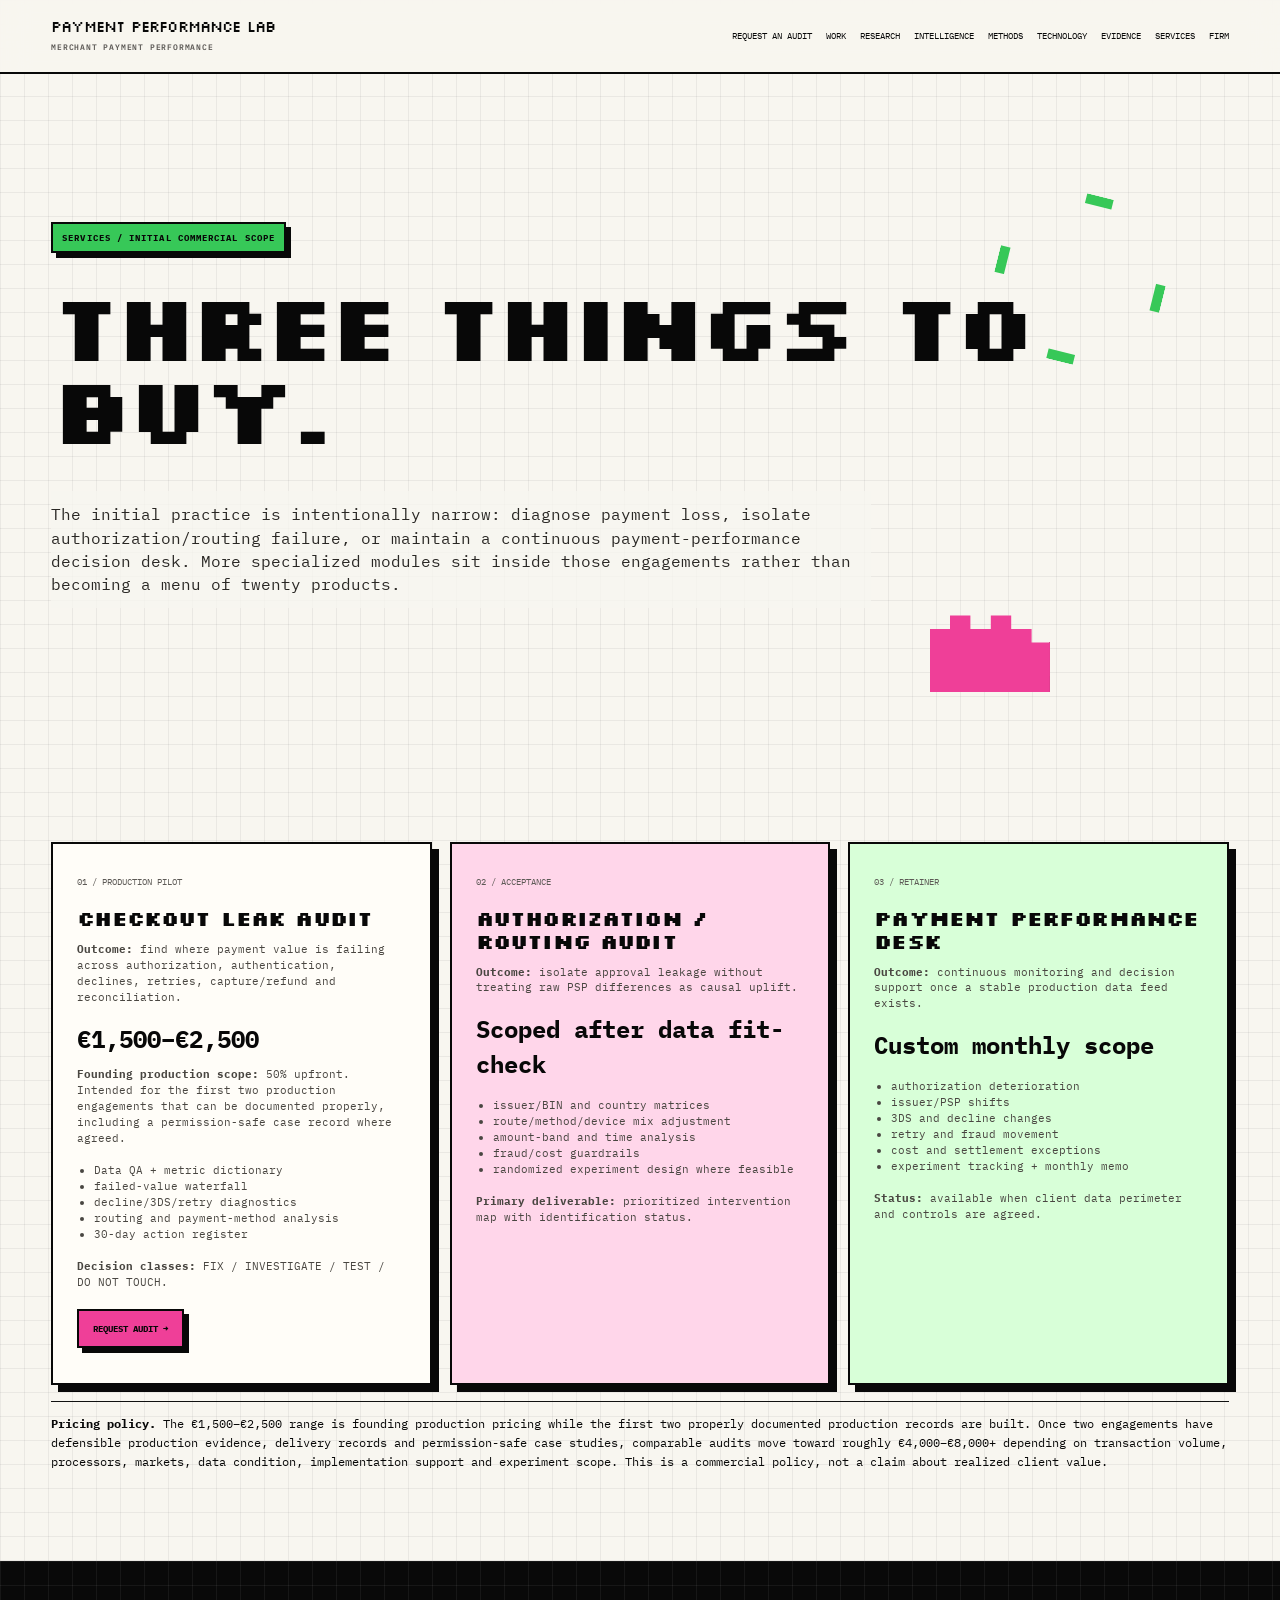
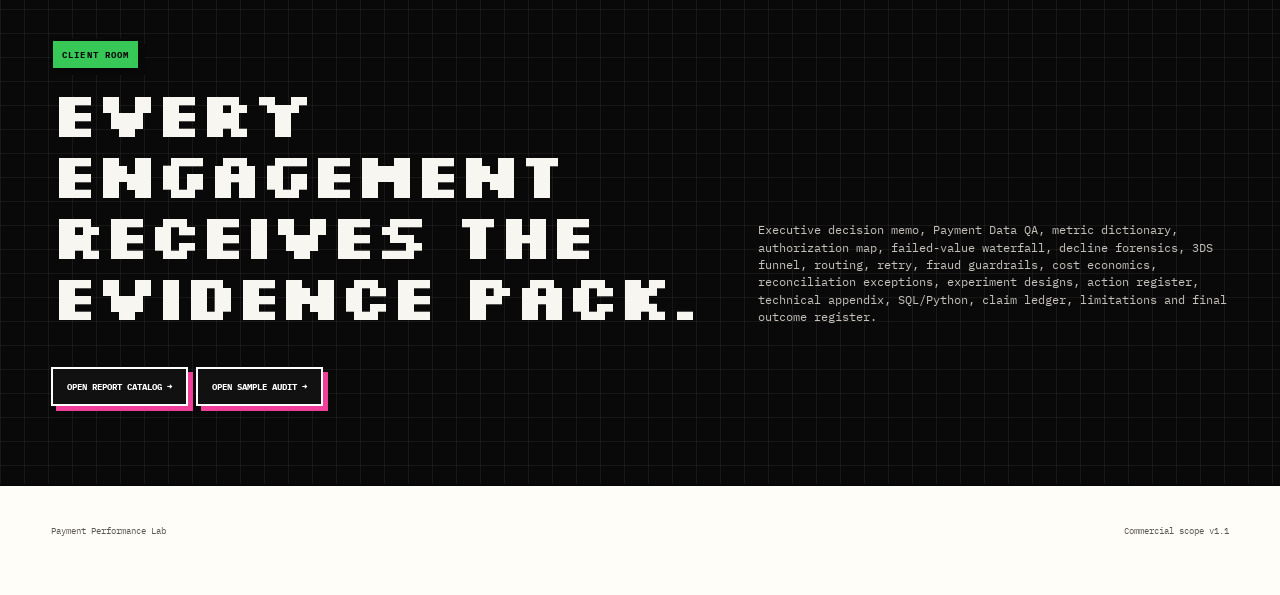
<file: services.html>
<!doctype html><html lang="en"><head><meta charset="utf-8"><meta name="viewport" content="width=device-width,initial-scale=1"><title>Services — Payment Performance Lab</title><link rel="stylesheet" href="assets/site.css"><style>.price{font-size:24px;font-weight:800;margin:16px 0 8px}.terms{font-size:12px;line-height:1.6;border-top:1px solid #111;padding-top:12px;margin-top:16px}</style></head><body><header class="top"><div class="shell"><a class="brand" href="index.html">PAYMENT PERFORMANCE LAB<small>MERCHANT PAYMENT PERFORMANCE</small></a><nav class="nav"><a href="request-audit.html">Request an audit</a><a href="audits.html">Work</a><a href="research.html">Research</a><a href="intelligence.html">Intelligence</a><a href="methods.html">Methods</a><a href="technology.html">Technology</a><a href="evidence.html">Evidence</a><a href="services.html">Services</a><a href="firm.html">Firm</a></nav></div></header><main><section class="hero shell"><div class="eyebrow">Services / initial commercial scope</div><h1>Three things to buy.</h1><p>The initial practice is intentionally narrow: diagnose payment loss, isolate authorization/routing failure, or maintain a continuous payment-performance decision desk. More specialized modules sit inside those engagements rather than becoming a menu of twenty products.</p></section><section class="section"><div class="shell"><div class="grid3"><article class="card"><span class="case-id">01 / PRODUCTION PILOT</span><h3>Checkout Leak Audit</h3><p><b>Outcome:</b> find where payment value is failing across authorization, authentication, declines, retries, capture/refund and reconciliation.</p><div class="price">€1,500–€2,500</div><p><b>Founding production scope:</b> 50% upfront. Intended for the first two production engagements that can be documented properly, including a permission-safe case record where agreed.</p><ul><li>Data QA + metric dictionary</li><li>failed-value waterfall</li><li>decline/3DS/retry diagnostics</li><li>routing and payment-method analysis</li><li>30-day action register</li></ul><p><b>Decision classes:</b> FIX / INVESTIGATE / TEST / DO NOT TOUCH.</p><p><a class="button dark" href="request-audit.html">Request audit →</a></p></article><article class="card"><span class="case-id">02 / ACCEPTANCE</span><h3>Authorization / Routing Audit</h3><p><b>Outcome:</b> isolate approval leakage without treating raw PSP differences as causal uplift.</p><div class="price">Scoped after data fit-check</div><ul><li>issuer/BIN and country matrices</li><li>route/method/device mix adjustment</li><li>amount-band and time analysis</li><li>fraud/cost guardrails</li><li>randomized experiment design where feasible</li></ul><p><b>Primary deliverable:</b> prioritized intervention map with identification status.</p></article><article class="card"><span class="case-id">03 / RETAINER</span><h3>Payment Performance Desk</h3><p><b>Outcome:</b> continuous monitoring and decision support once a stable production data feed exists.</p><div class="price">Custom monthly scope</div><ul><li>authorization deterioration</li><li>issuer/PSP shifts</li><li>3DS and decline changes</li><li>retry and fraud movement</li><li>cost and settlement exceptions</li><li>experiment tracking + monthly memo</li></ul><p><b>Status:</b> available when client data perimeter and controls are agreed.</p></article></div><p class="terms"><b>Pricing policy.</b> The €1,500–€2,500 range is founding production pricing while the first two properly documented production records are built. Once two engagements have defensible production evidence, delivery records and permission-safe case studies, comparable audits move toward roughly €4,000–€8,000+ depending on transaction volume, processors, markets, data condition, implementation support and experiment scope. This is a commercial policy, not a claim about realized client value.</p></div></section><section class="section dark"><div class="shell"><div class="section-head"><div><div class="eyebrow">Client room</div><h2>Every engagement receives the evidence pack.</h2></div><p>Executive decision memo, Payment Data QA, metric dictionary, authorization map, failed-value waterfall, decline forensics, 3DS funnel, routing, retry, fraud guardrails, cost economics, reconciliation exceptions, experiment designs, action register, technical appendix, SQL/Python, claim ledger, limitations and final outcome register.</p></div><a class="button" style="border-color:white;color:white" href="REPORT_CATALOG.md">Open report catalog →</a><a class="button" style="border-color:white;color:white" href="reports/SAMPLE_CHECKOUT_LEAK_AUDIT.md">Open sample audit →</a></div></section></main><footer class="footer"><div class="shell"><span>Payment Performance Lab</span><span>Commercial scope v1.1</span></div></footer></body></html>
</file>
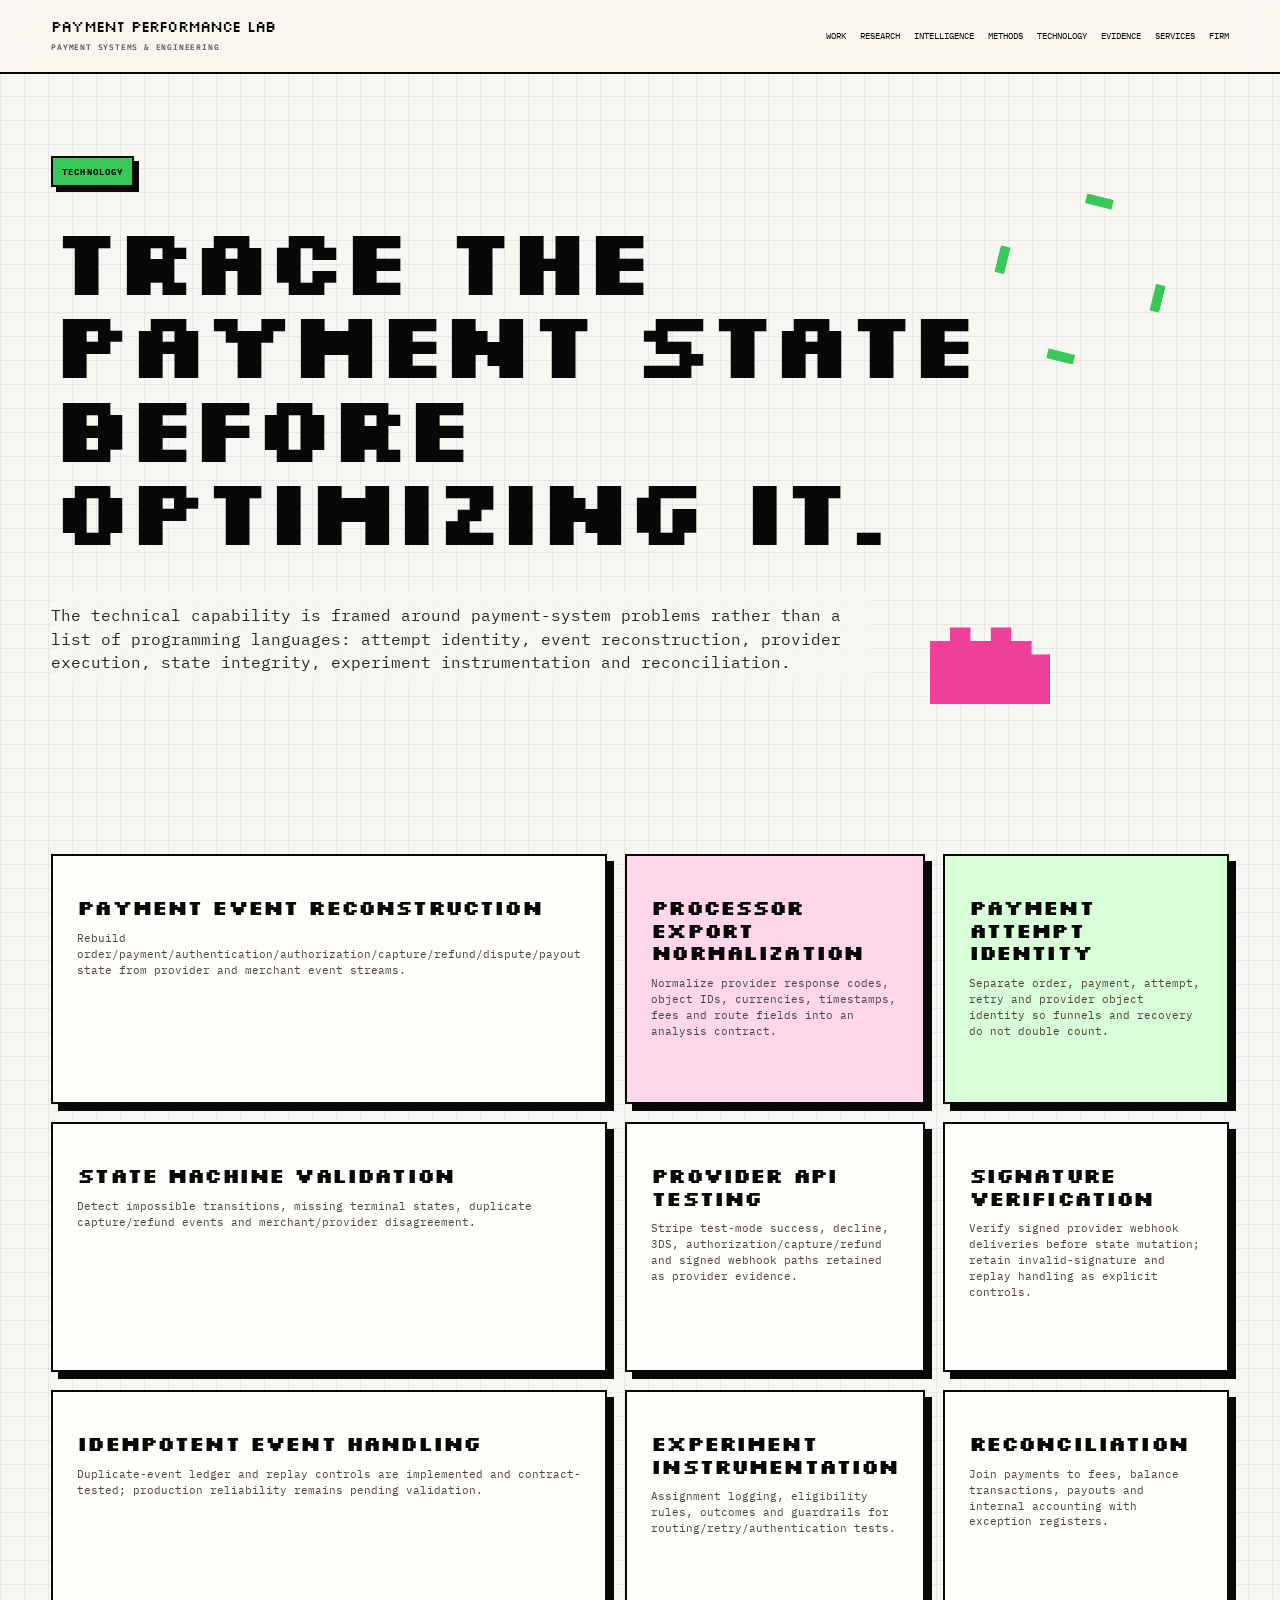
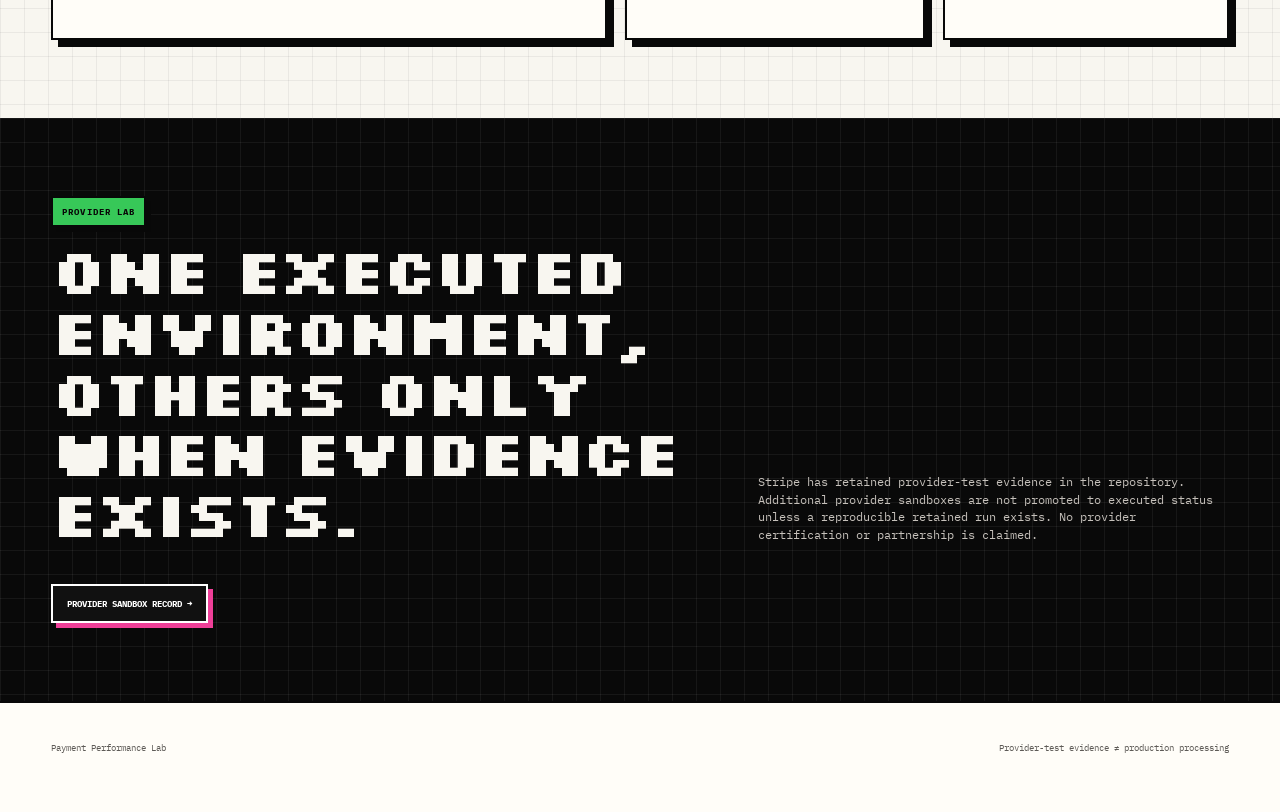
<file: technology.html>
<!doctype html><html lang="en"><head><meta charset="utf-8"><meta name="viewport" content="width=device-width,initial-scale=1"><title>Technology — Payment Performance Lab</title><link rel="stylesheet" href="assets/site.css"></head><body><header class="top"><div class="shell"><a class="brand" href="index.html">PAYMENT PERFORMANCE LAB<small>PAYMENT SYSTEMS & ENGINEERING</small></a><nav class="nav"><a href="audits.html">Work</a><a href="research.html">Research</a><a href="intelligence.html">Intelligence</a><a href="methods.html">Methods</a><a href="technology.html">Technology</a><a href="evidence.html">Evidence</a><a href="services.html">Services</a><a href="firm.html">Firm</a></nav></div></header><main><section class="hero shell"><div class="eyebrow">Technology</div><h1>Trace the payment state before optimizing it.</h1><p>The technical capability is framed around payment-system problems rather than a list of programming languages: attempt identity, event reconstruction, provider execution, state integrity, experiment instrumentation and reconciliation.</p></section><section class="section"><div class="shell"><div class="grid3"><article class="card"><h3>Payment event reconstruction</h3><p>Rebuild order/payment/authentication/authorization/capture/refund/dispute/payout state from provider and merchant event streams.</p></article><article class="card"><h3>Processor export normalization</h3><p>Normalize provider response codes, object IDs, currencies, timestamps, fees and route fields into an analysis contract.</p></article><article class="card"><h3>Payment attempt identity</h3><p>Separate order, payment, attempt, retry and provider object identity so funnels and recovery do not double count.</p></article><article class="card"><h3>State machine validation</h3><p>Detect impossible transitions, missing terminal states, duplicate capture/refund events and merchant/provider disagreement.</p></article><article class="card"><h3>Provider API testing</h3><p>Stripe test-mode success, decline, 3DS, authorization/capture/refund and signed webhook paths retained as provider evidence.</p></article><article class="card"><h3>Signature verification</h3><p>Verify signed provider webhook deliveries before state mutation; retain invalid-signature and replay handling as explicit controls.</p></article><article class="card"><h3>Idempotent event handling</h3><p>Duplicate-event ledger and replay controls are implemented and contract-tested; production reliability remains pending validation.</p></article><article class="card"><h3>Experiment instrumentation</h3><p>Assignment logging, eligibility rules, outcomes and guardrails for routing/retry/authentication tests.</p></article><article class="card"><h3>Reconciliation</h3><p>Join payments to fees, balance transactions, payouts and internal accounting with exception registers.</p></article></div></div></section><section class="section dark"><div class="shell"><div class="section-head"><div><div class="eyebrow">Provider lab</div><h2>One executed environment, others only when evidence exists.</h2></div><p>Stripe has retained provider-test evidence in the repository. Additional provider sandboxes are not promoted to executed status unless a reproducible retained run exists. No provider certification or partnership is claimed.</p></div><a class="button" style="border-color:white;color:white" href="provider_sandboxes/README.md">Provider sandbox record →</a></div></section></main><footer class="footer"><div class="shell"><span>Payment Performance Lab</span><span>Provider-test evidence ≠ production processing</span></div></footer></body></html>
</file>
<file: assets/site.css>
@import url('https://fonts.googleapis.com/css2?family=IBM+Plex+Mono:wght@400;500;600;700&family=Silkscreen:wght@400;700&display=swap');

:root{
  --paper:#f8f6f0;
  --paper2:#fffdf8;
  --ink:#080808;
  --muted:#5d5a56;
  --line:#b9b5ad;
  --pink:#ef3f98;
  --pink2:#ffd6ea;
  --green:#37c858;
  --green2:#d8ffd8;
  --yellow:#f3ed61;
  --black:#090909;
}
*{box-sizing:border-box}
html{scroll-behavior:smooth}
body{margin:0;color:var(--ink);font-family:'IBM Plex Mono',monospace;line-height:1.45;background-color:var(--paper);background-image:linear-gradient(rgba(0,0,0,.055) 1px,transparent 1px),linear-gradient(90deg,rgba(0,0,0,.055) 1px,transparent 1px);background-size:24px 24px}
a{color:inherit}.shell{width:min(1240px,92vw);margin:auto}
.mono,.tag,.eyebrow,.meta,th{font-family:'IBM Plex Mono',monospace}
.top{position:sticky;top:0;z-index:30;background:rgba(248,246,240,.94);backdrop-filter:blur(14px);border-bottom:2px solid var(--ink)}
.top .shell{min-height:72px;display:flex;align-items:center;justify-content:space-between;gap:24px}
.brand{text-decoration:none;font-family:'Silkscreen',monospace;font-size:15px;line-height:1.05;letter-spacing:-.06em;text-transform:uppercase}
.brand small{display:block;font:600 8px 'IBM Plex Mono',monospace;letter-spacing:.1em;color:var(--muted);margin-top:7px}
.nav{display:flex;gap:14px;align-items:center;flex-wrap:wrap}.nav a{font-size:9px;text-decoration:none;text-transform:uppercase;border-bottom:1px solid transparent;padding:8px 0}.nav a:hover{border-color:var(--pink)}
.hero{position:relative;padding:82px 0 74px;min-height:690px;display:flex;flex-direction:column;justify-content:center;overflow:hidden}
.hero:before{content:'+';position:absolute;right:5vw;top:120px;width:150px;height:150px;border:10px solid var(--green);color:transparent;transform:rotate(14deg);clip-path:polygon(42% 0,58% 0,58% 42%,100% 42%,100% 58%,58% 58%,58% 100%,42% 100%,42% 58%,0 58%,0 42%,42% 42%)}
.hero:after{content:'';position:absolute;right:14vw;bottom:72px;width:120px;height:90px;background:var(--pink);box-shadow:16px 0 0 var(--pink),32px 0 0 var(--pink),16px -16px 0 var(--pink),48px 16px 0 var(--ink),64px 16px 0 var(--ink);clip-path:polygon(0 30%,17% 30%,17% 15%,34% 15%,34% 30%,51% 30%,51% 15%,68% 15%,68% 30%,85% 30%,85% 45%,100% 45%,100% 100%,0 100%)}
.eyebrow{display:inline-block;font-size:9px;letter-spacing:.12em;text-transform:uppercase;color:var(--ink);font-weight:700;background:var(--green);padding:7px 9px;border:2px solid var(--ink);box-shadow:5px 5px 0 var(--ink);width:max-content}
.hero h1{font-family:'Silkscreen',monospace;font-size:clamp(54px,7.4vw,112px);font-weight:700;line-height:.88;letter-spacing:-.08em;margin:30px 0 26px;max-width:980px;text-transform:uppercase}
.hero p{max-width:820px;font-size:16px;color:#292724;background:rgba(248,246,240,.78);padding:12px 0}.button{display:inline-block;border:2px solid var(--ink);padding:11px 14px;text-decoration:none;font-size:9px;font-weight:700;text-transform:uppercase;margin:7px 8px 0 0;background:var(--paper2);box-shadow:5px 5px 0 var(--ink);transition:.12s transform,.12s box-shadow}.button:hover{transform:translate(3px,3px);box-shadow:2px 2px 0 var(--ink)}.button.dark{background:var(--pink);color:var(--ink)}

.pixel-break{height:92px;background:var(--pink);clip-path:polygon(0 28%,2% 28%,2% 20%,4% 20%,4% 32%,6% 32%,6% 24%,8% 24%,8% 36%,10% 36%,10% 25%,12% 25%,12% 31%,14% 31%,14% 21%,16% 21%,16% 33%,18% 33%,18% 26%,20% 26%,20% 37%,22% 37%,22% 23%,24% 23%,24% 31%,26% 31%,26% 19%,28% 19%,28% 34%,30% 34%,30% 25%,32% 25%,32% 36%,34% 36%,34% 24%,36% 24%,36% 33%,38% 33%,38% 18%,40% 18%,40% 29%,42% 29%,42% 22%,44% 22%,44% 35%,46% 35%,46% 26%,48% 26%,48% 32%,50% 32%,50% 20%,52% 20%,52% 34%,54% 34%,54% 26%,56% 26%,56% 37%,58% 37%,58% 21%,60% 21%,60% 29%,62% 29%,62% 18%,64% 18%,64% 34%,66% 34%,66% 24%,68% 24%,68% 35%,70% 35%,70% 27%,72% 27%,72% 20%,74% 20%,74% 31%,76% 31%,76% 24%,78% 24%,78% 36%,80% 36%,80% 22%,82% 22%,82% 33%,84% 33%,84% 26%,86% 26%,86% 18%,88% 18%,88% 31%,90% 31%,90% 23%,92% 23%,92% 36%,94% 36%,94% 25%,96% 25%,96% 32%,98% 32%,98% 20%,100% 20%,100% 100%,0 100%)}
.section{padding:78px 0;position:relative}.section.pink{background:var(--pink)}
.section-head{display:grid;grid-template-columns:1fr .72fr;gap:52px;align-items:end;margin-bottom:34px}.section-head h2{font-family:'Silkscreen',monospace;font-size:clamp(36px,5vw,68px);line-height:.95;letter-spacing:-.065em;margin:12px 0 0;text-transform:uppercase}.section-head p{margin:0;color:var(--muted);font-size:12px}
.score{display:grid;grid-template-columns:repeat(5,1fr);border:2px solid var(--ink);background:var(--paper2);box-shadow:10px 10px 0 var(--pink)}.score article{padding:20px;border-right:2px solid var(--ink);min-height:170px}.score article:last-child{border-right:0}.score strong{font-family:'Silkscreen',monospace;font-size:27px;display:block;letter-spacing:-.06em;line-height:1.05}.score span{display:block;font-size:10px;color:var(--muted);margin:9px 0 14px}.tag{display:inline-flex;border:1px solid var(--ink);padding:5px 7px;font-size:7px;letter-spacing:.06em;text-transform:uppercase;background:#fff;color:var(--ink)}.official{background:var(--green2)}.provider{background:var(--yellow)}.synthetic{background:#eceae4}.randomized{background:#dce9ff}.pending{background:#ffe0df}
.grid2{display:grid;grid-template-columns:repeat(2,1fr);gap:18px}.grid3{display:grid;grid-template-columns:repeat(3,1fr);gap:18px}.card{border:2px solid var(--ink);background:var(--paper2);padding:24px;min-height:250px;box-shadow:7px 7px 0 var(--ink)}.grid3 .card:nth-child(2){background:var(--pink2)}.grid3 .card:nth-child(3){background:var(--green2)}.card h3{font-family:'Silkscreen',monospace;font-size:21px;letter-spacing:-.04em;line-height:1.08;margin:16px 0 12px;text-transform:uppercase}.card p,.card li{font-size:11px;color:#494641}.card ul{padding-left:17px}.case-id{font:9px 'IBM Plex Mono',monospace;color:var(--muted)}.metric{font-family:'Silkscreen',monospace;font-size:40px;letter-spacing:-.07em;font-weight:700;line-height:1;margin:14px 0 5px}.meta{font-size:8px;color:var(--muted);text-transform:uppercase;letter-spacing:.07em}
.dark{background:var(--black);color:#f8f6f0;background-image:linear-gradient(rgba(255,255,255,.06) 1px,transparent 1px),linear-gradient(90deg,rgba(255,255,255,.06) 1px,transparent 1px);background-size:24px 24px}.dark .section-head p,.dark p,.dark li{color:#c6c1bb}.dark .card{background:#111;border-color:#f7f5ef;box-shadow:7px 7px 0 var(--pink)}.dark .grid3 .card:nth-child(2){background:#151515}.dark .grid3 .card:nth-child(3){background:#151515}.dark .button{border-color:#fff;box-shadow:5px 5px 0 var(--pink);color:#fff;background:#111}
.table-wrap{overflow:auto;border:2px solid var(--ink);background:var(--paper2);box-shadow:7px 7px 0 var(--pink)}table{border-collapse:collapse;width:100%;min-width:820px}th,td{padding:13px;border-bottom:1px solid var(--line);text-align:left;vertical-align:top;font-size:10px}th{font-size:8px;letter-spacing:.08em;background:var(--pink2);color:var(--ink)}
.footer{padding:38px 0 58px;border-top:2px solid var(--ink);font-size:9px;color:var(--muted);background:var(--paper2)}.footer .shell{display:flex;justify-content:space-between;gap:20px;flex-wrap:wrap}

@media(max-width:900px){.section-head,.grid2,.grid3{grid-template-columns:1fr}.score{grid-template-columns:repeat(2,1fr)}.score article{border-bottom:2px solid var(--ink)}.nav{display:none}.hero{min-height:620px}.hero:before{right:-40px;top:150px}.hero:after{opacity:.45}.section-head{gap:20px}}
@media(max-width:560px){.score{grid-template-columns:1fr}.score article{border-right:0}.hero{padding-top:64px}.hero h1{font-size:49px}.section-head h2{font-size:36px}.pixel-break{height:70px}.brand{font-size:12px}}
</file>
